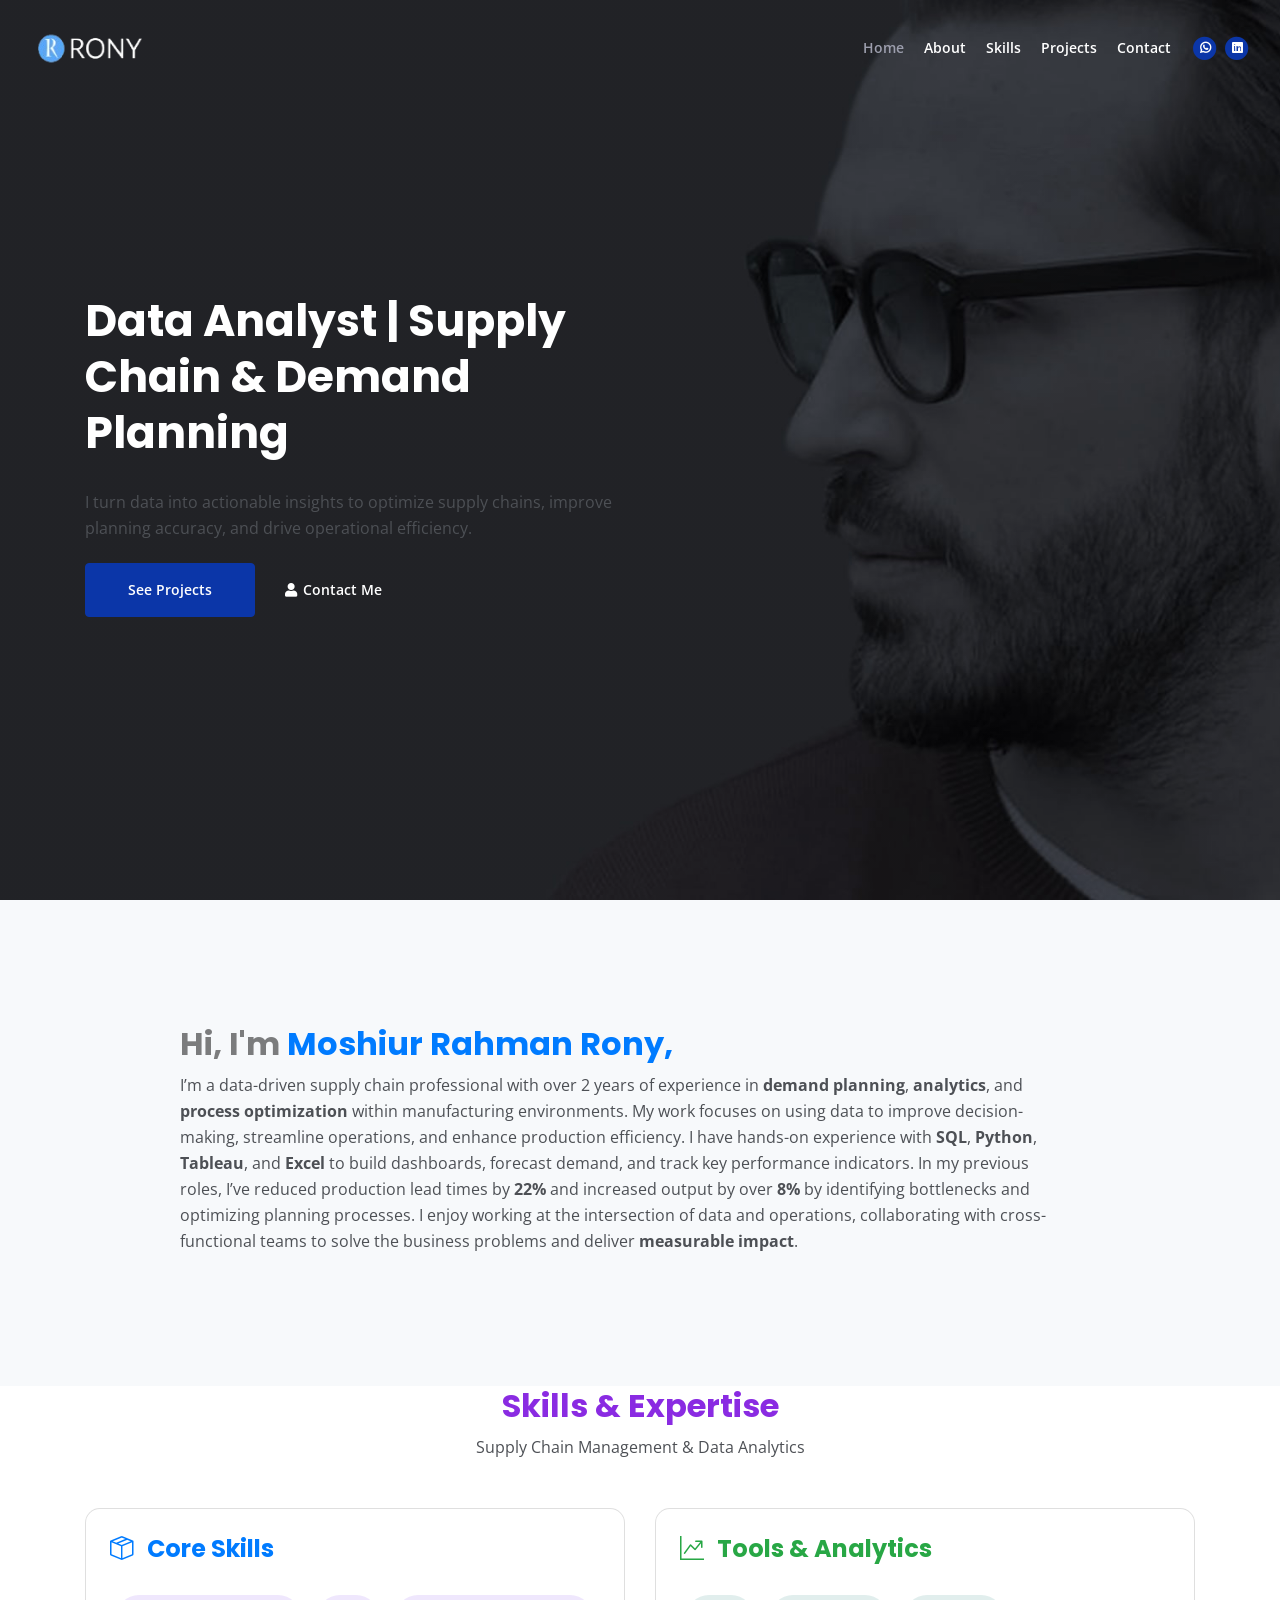
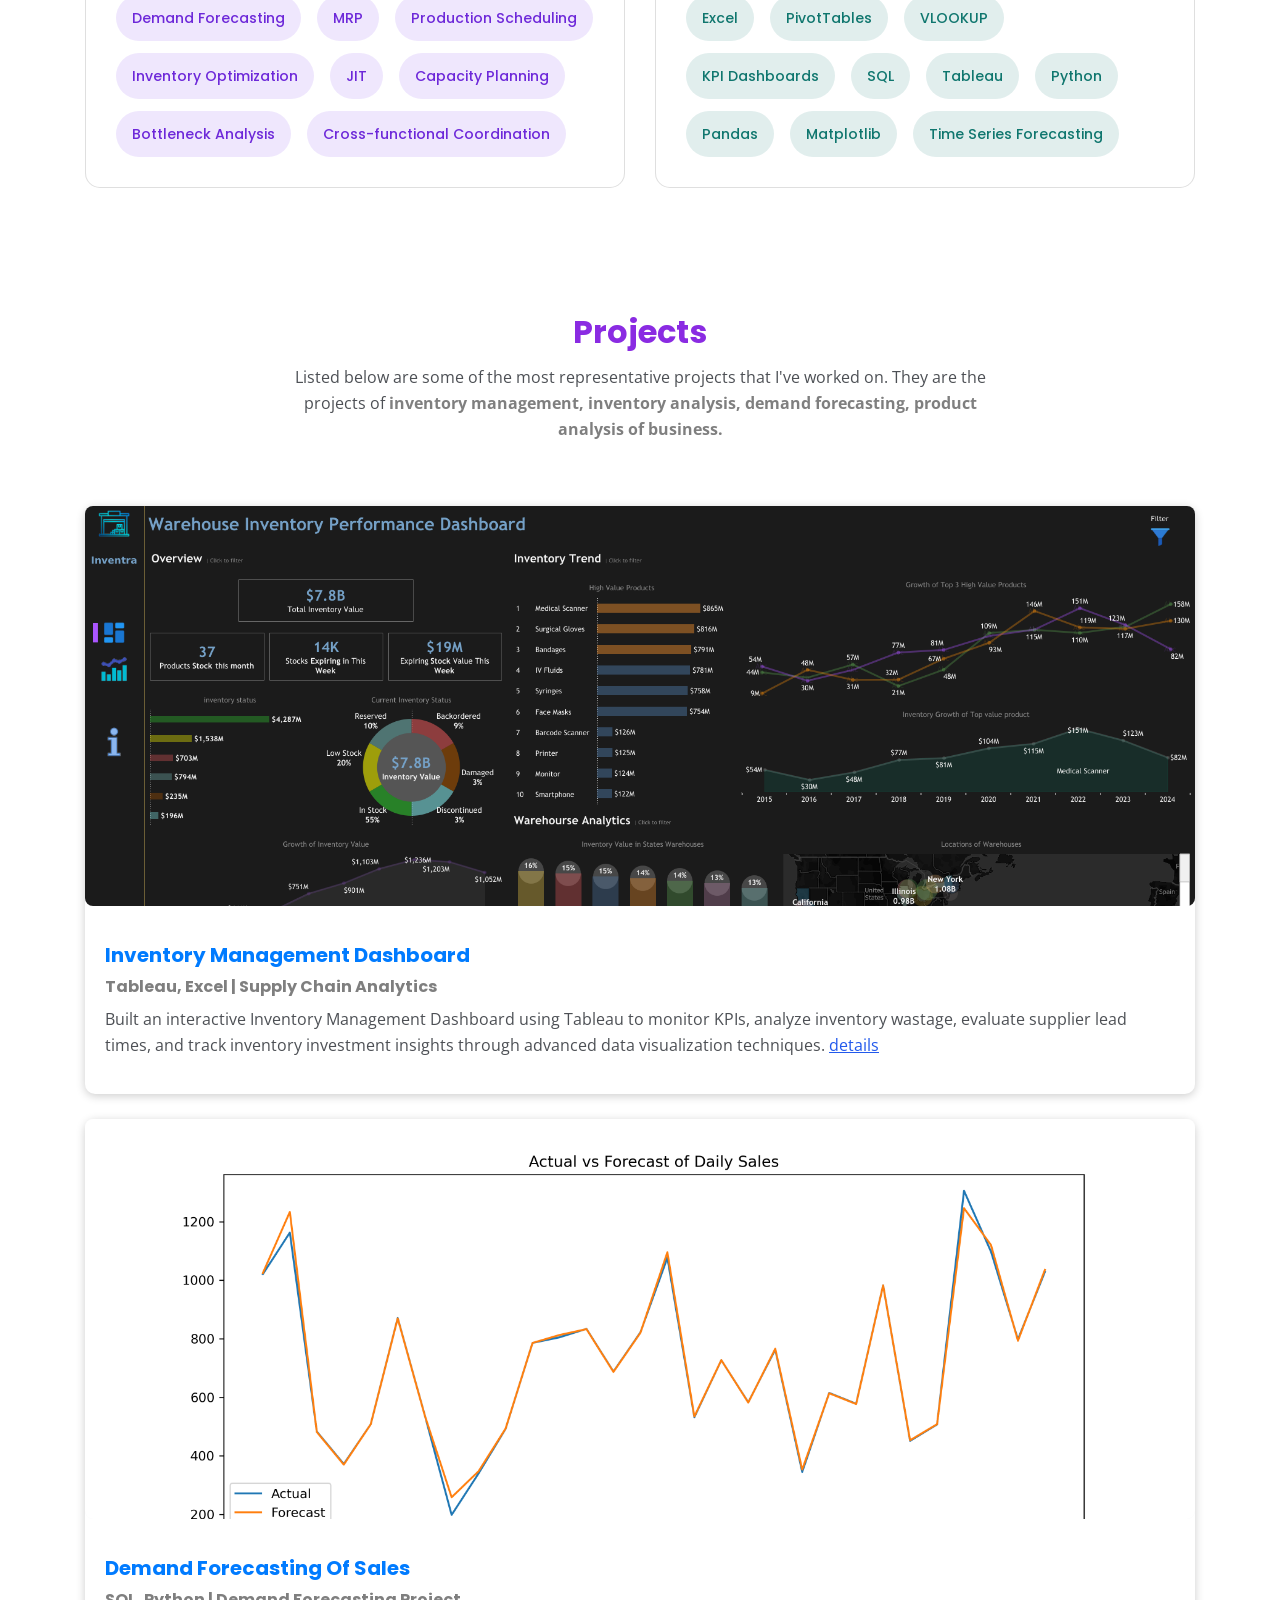
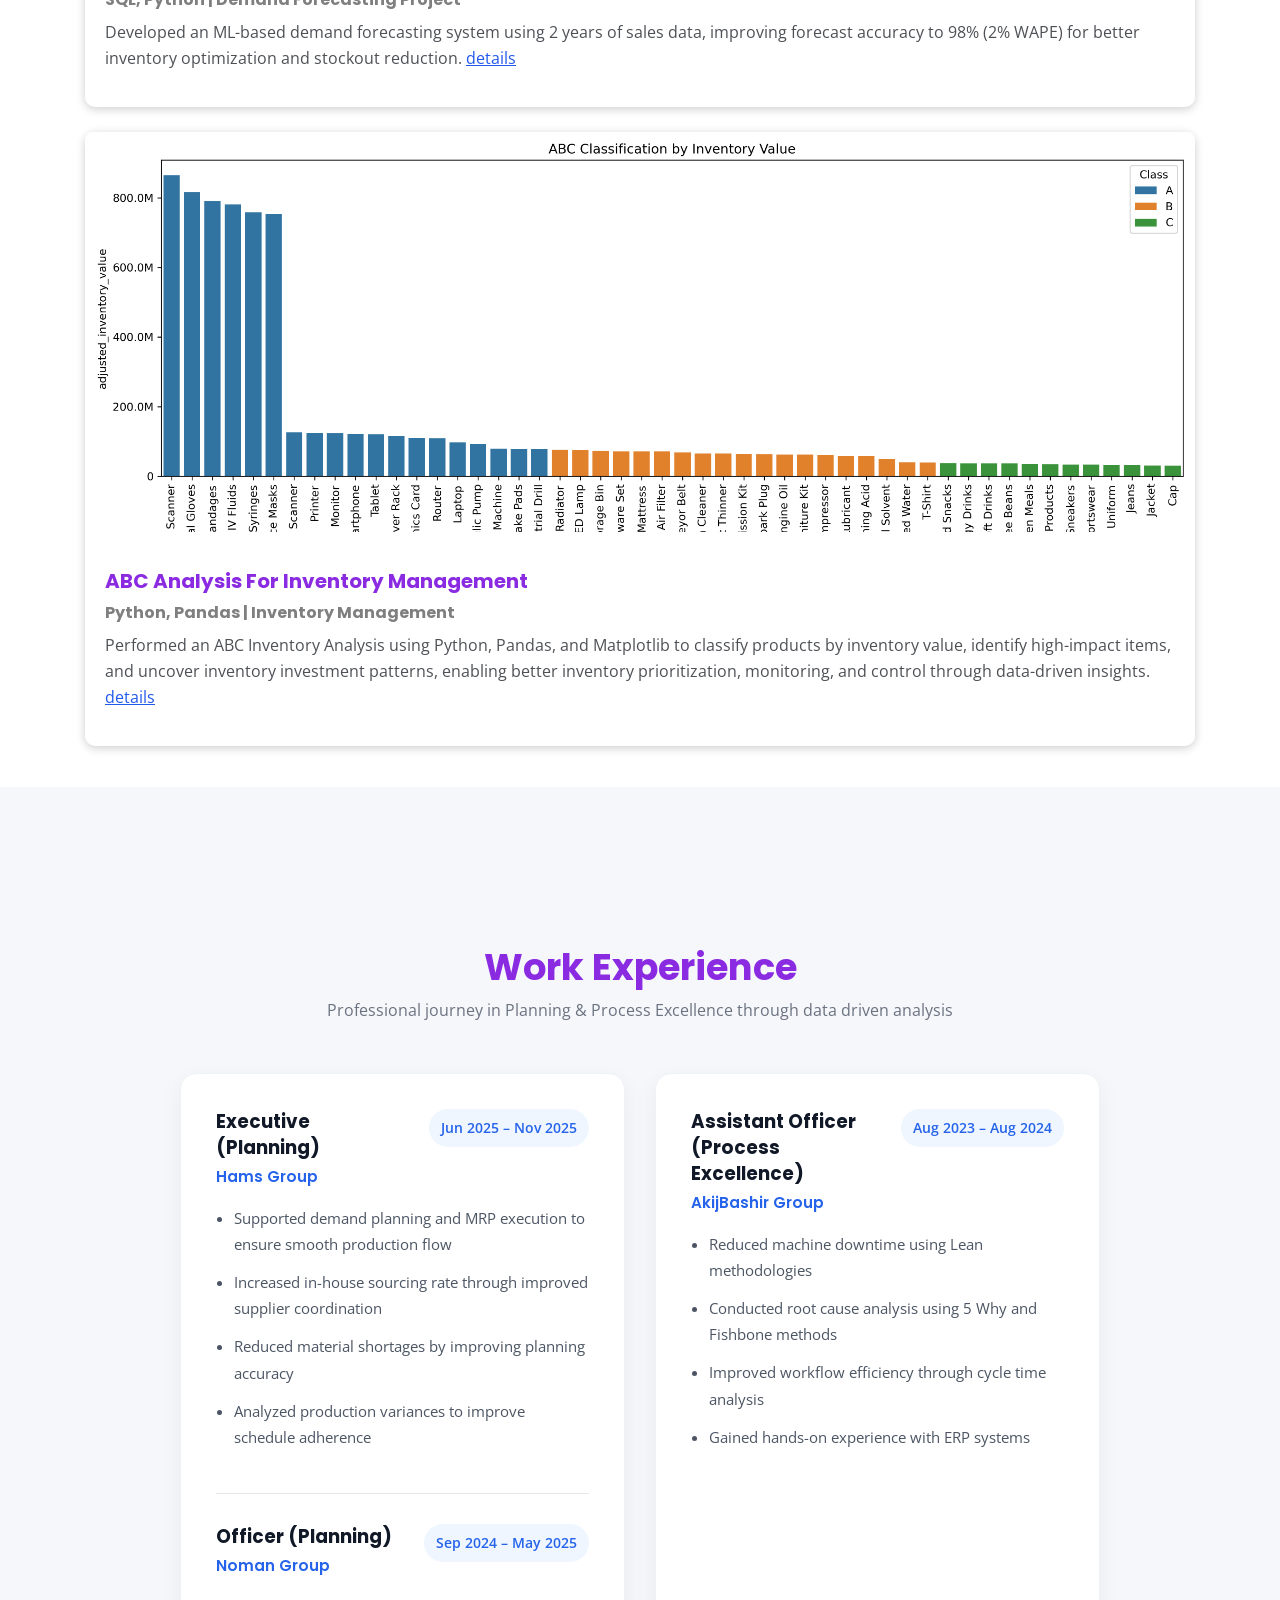
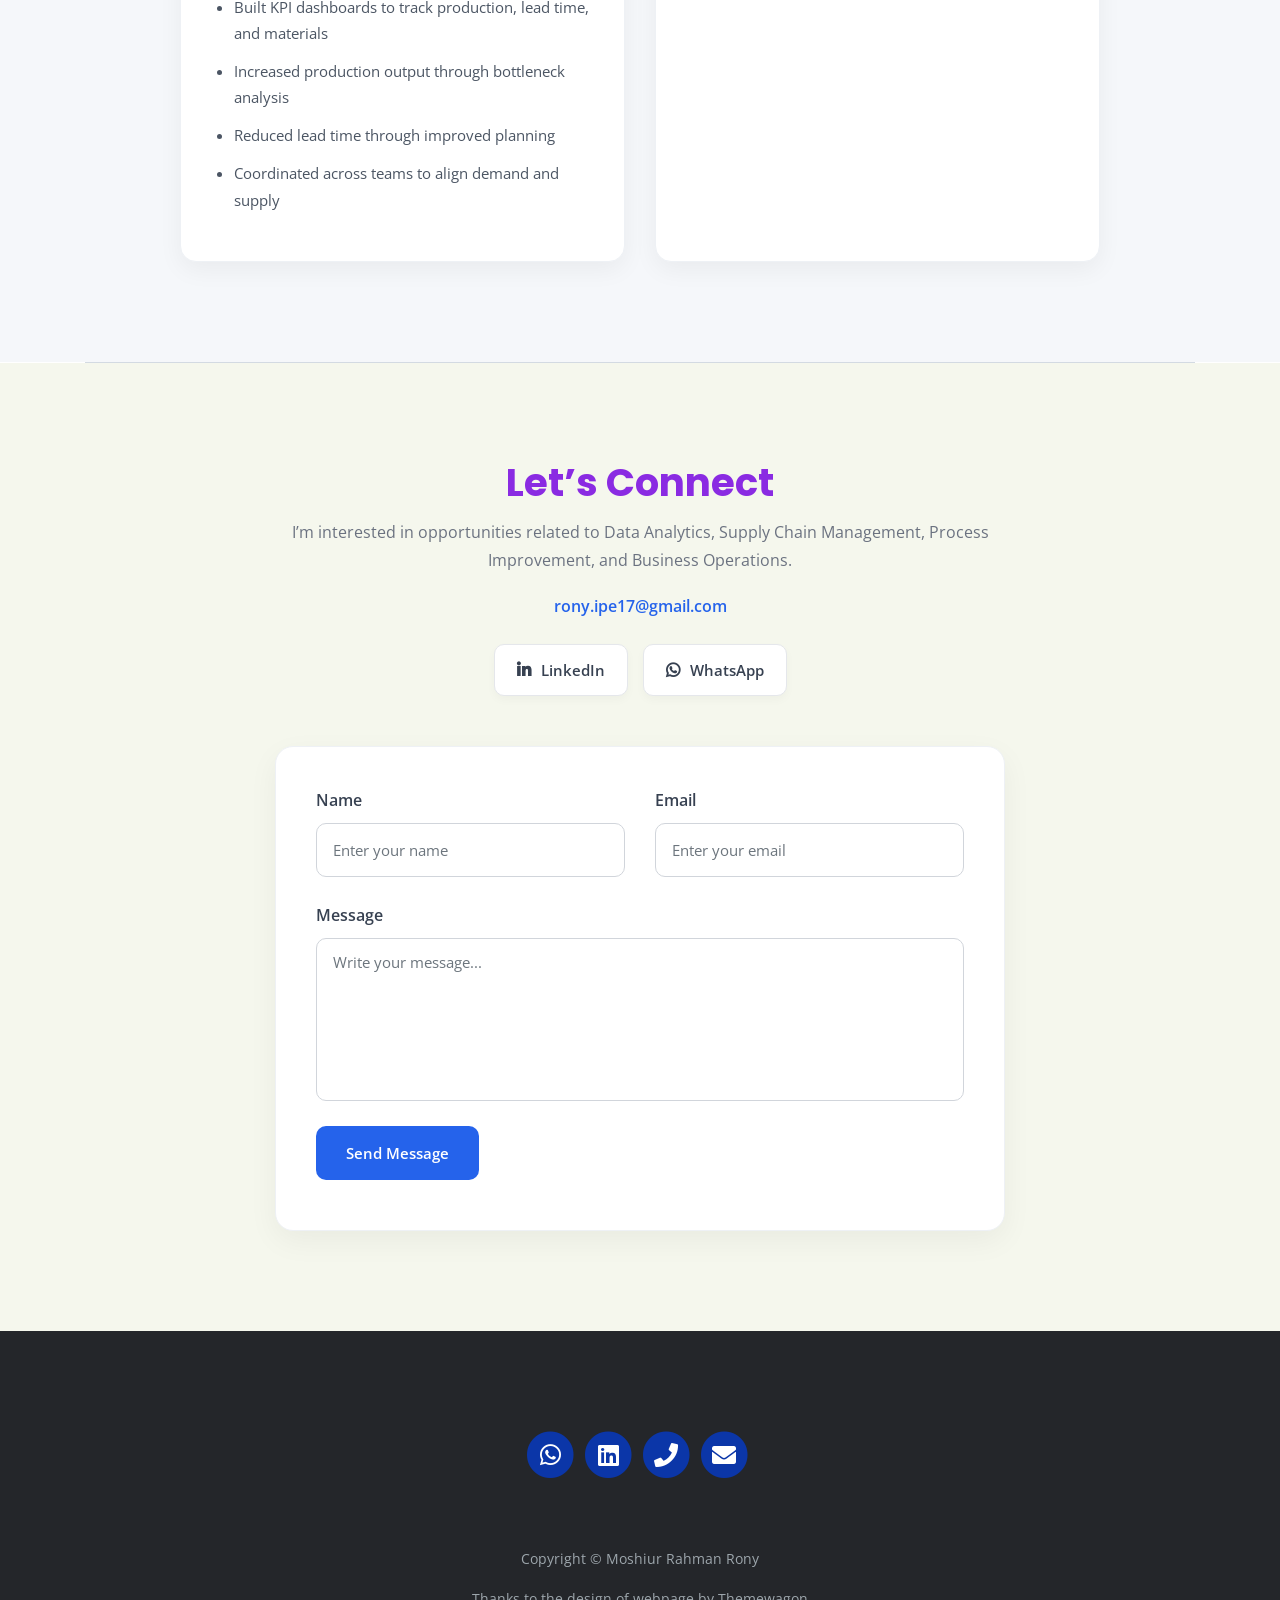
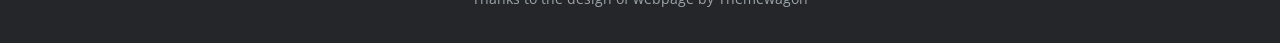
<file: index.html>
<!doctype html>
<html lang="en">
  <head>
    <meta charset="utf-8" />
    <meta
      name="viewport"
      content="width=device-width, initial-scale=1, shrink-to-fit=no"
    />

    <!-- SEO Meta Tags -->
    <meta name="description" content="Your description" />
    <meta name="author" content="Your name" />

    <!-- OG Meta Tags to improve the way the post looks when you share the page on Facebook, Twitter, LinkedIn -->
    <meta property="og:site_name" content="" />
    <!-- website name -->
    <meta property="og:site" content="" />
    <!-- website link -->
    <meta property="og:title" content="" />
    <!-- title shown in the actual shared post -->
    <meta property="og:description" content="" />
    <!-- description shown in the actual shared post -->
    <meta property="og:image" content="" />
    <!-- image link, make sure it's jpg -->
    <meta property="og:url" content="" />
    <!-- where do you want your post to link to -->
    <meta name="twitter:card" content="summary_large_image" />
    <!-- to have large image post format in Twitter -->

    <!-- Webpage Title -->
    <title>Moshiur Rahman Rony | Portfolio</title>

    <!-- Styles -->
    <link rel="preconnect" href="https://fonts.gstatic.com" />
    <link
      href="https://fonts.googleapis.com/css2?family=Open+Sans:ital,wght@0,400;0,600;0,700;1,400&family=Poppins:wght@600&display=swap"
      rel="stylesheet"
    />
    <link href="css/bootstrap.css" rel="stylesheet" />
    <link href="css/fontawesome-all.css" rel="stylesheet" />

    <!-- Bootstrap Icons -->
    <link
      rel="stylesheet"
      href="https://cdn.jsdelivr.net/npm/bootstrap-icons@1.11.3/font/bootstrap-icons.min.css"
    />
    <link href="css/styles.css" rel="stylesheet" />
    <link href="css/custom-styles.css" rel="stylesheet" />

    <!-- Favicon  -->
    <link rel="icon" href="images/favicon.png" />
  </head>

  <body data-spy="scroll" data-target=".fixed-top">
    <!-- Navigation -->
    <nav class="navbar navbar-expand-lg fixed-top navbar-dark">
      <div class="container">
        <!-- Image Logo -->
        <a class="navbar-brand logo-image" href="index.html"
          ><img src="images/logo.png" alt="Rony"
        /></a>

        <!-- Text Logo - Use this if you don't have a graphic logo -->
        <!-- <a class="navbar-brand logo-text page-scroll" href="index.html">Mark</a> -->

        <button
          class="navbar-toggler p-0 border-0"
          type="button"
          data-toggle="offcanvas"
        >
          <span class="navbar-toggler-icon"></span>
        </button>

        <div
          class="navbar-collapse offcanvas-collapse"
          id="navbarsExampleDefault"
        >
          <ul class="navbar-nav ml-auto">
            <li class="nav-item">
              <a class="nav-link page-scroll" href="#header"
                >Home <span class="sr-only">(current)</span></a
              >
            </li>
            <li class="nav-item">
              <a class="nav-link page-scroll" href="#about">About</a>
            </li>
            <li class="nav-item">
              <a class="nav-link page-scroll" href="#skills">Skills</a>
            </li>

            <li class="nav-item">
              <a class="nav-link page-scroll" href="#projects">Projects</a>
            </li>
            <li class="nav-item">
              <a class="nav-link page-scroll" href="#contact">Contact</a>
            </li>
          </ul>
          <span class="nav-item social-icons">
            <span class="fa-stack">
              <a href="https://wa.me/8801641349168">
                <i class="fas fa-circle fa-stack-2x"></i>
                <i class="fab fa-whatsapp fa-stack-1x"></i>
              </a>
            </span>
            <span class="fa-stack">
              <a href="https://www.linkedin.com/in/rony-ipe">
                <i class="fas fa-circle fa-stack-2x"></i>
                <i class="fab fa-linkedin fa-stack-1x"></i>
              </a>
            </span>
          </span>
        </div>
        <!-- end of navbar-collapse -->
      </div>
      <!-- end of container -->
    </nav>
    <!-- end of navbar -->
    <!-- end of navigation -->

    <!--  Header -->
    <header id="header" class="header vh-100">
      <div class="container">
        <div class="row">
          <div class="col-lg-6">
            <div class="text-container">
              <h1 class="h1-large">
                Data Analyst | Supply Chain & Demand Planning
              </h1>
              <p>
                I turn data into actionable insights to optimize supply chains,
                improve planning accuracy, and drive operational efficiency.
              </p>
              <a class="btn-solid-lg page-scroll" href="#projects"
                >See Projects</a
              >
              <a class="btn-outline-lg page-scroll" href="#contact"
                ><i class="fas fa-user"></i>Contact Me</a
              >
            </div>
            <!-- end of text-container -->
          </div>
          <!-- end of col -->
        </div>
        <!-- end of row -->
      </div>
      <!-- end of container -->
    </header>
    <!-- end of header -->
    <!-- end of header -->

    <!-- About-->
    <div id="about" class="basic-1 bg-gray">
      <div class="container">
        <div class="row justify-content-center">
          <div class="col-lg-10">
            <div class="text-container first">
              <h2 class="text-black-50">
                Hi, I'm <span class="text-primary">Moshiur Rahman Rony,</span>
                <!-- <i class="fa-solid fa-hand"></i> -->
              </h2>
              <p>
                I’m a data-driven supply chain professional with over 2 years of
                experience in
                <span class="strong-text">demand planning</span>,
                <span class="strong-text">analytics</span>, and
                <span class="strong-text">process optimization</span> within
                manufacturing environments. My work focuses on using data to
                improve decision-making, streamline operations, and enhance
                production efficiency. I have hands-on experience with
                <span class="strong-text">SQL</span>,
                <span class="strong-text">Python</span>,
                <span class="strong-text">Tableau</span>, and
                <span class="strong-text">Excel</span>
                to build dashboards, forecast demand, and track key performance
                indicators. In my previous roles, I’ve reduced production lead
                times by <span class="strong-text">22%</span> and increased
                output by over <span class="strong-text">8%</span> by
                identifying bottlenecks and optimizing planning processes. I
                enjoy working at the intersection of data and operations,
                collaborating with cross-functional teams to solve the business
                problems and deliver
                <span class="strong-text">measurable impact</span>.
              </p>
            </div>
            <!-- end of text-container -->
          </div>
          <!-- end of col -->

          <!-- end of col -->
        </div>
        <!-- end of row -->
      </div>
      <!-- end of container -->
    </div>
    <!-- end of basic-1 -->
    <!-- end of about -->

    <!-- Services -->

    <!-- end of basic-2 -->
    <!-- end of services -->

    <!-- Details -->

    <!-- Skills Section Start -->
    <section id="skills">
      <div class="container">
        <div class="text-center mb-5">
          <h2>Skills & Expertise</h2>
          <p>Supply Chain Management & Data Analytics</p>
        </div>

        <div class="row g-4">
          <!-- SCM Skills -->
          <div class="col-lg-6">
            <div class="card scm-card h-100">
              <div class="card-body p-4">
                <h4 class="scm-title mb-4 text-primary">
                  <i class="bi bi-box-seam mr-2"></i>
                  Core Skills
                </h4>

                <div>
                  <span class="skill-badge scm-badge">Demand Forecasting</span>
                  <span class="skill-badge scm-badge">MRP</span>
                  <span class="skill-badge scm-badge"
                    >Production Scheduling</span
                  >
                  <span class="skill-badge scm-badge"
                    >Inventory Optimization</span
                  >
                  <span class="skill-badge scm-badge">JIT</span>
                  <span class="skill-badge scm-badge">Capacity Planning</span>
                  <span class="skill-badge scm-badge">Bottleneck Analysis</span>
                  <span class="skill-badge scm-badge"
                    >Cross-functional Coordination</span
                  >
                </div>
              </div>
            </div>
          </div>

          <!-- Data Analyst Skills -->
          <div class="col-lg-6">
            <div class="card data-card h-100">
              <div class="card-body p-4">
                <h4 class="data-title mb-4 text-success">
                  <i class="bi bi-graph-up-arrow mr-2"></i>
                  Tools & Analytics
                </h4>

                <div>
                  <span class="skill-badge data-badge">Excel</span>
                  <span class="skill-badge data-badge">PivotTables</span>
                  <span class="skill-badge data-badge">VLOOKUP</span>
                  <span class="skill-badge data-badge">KPI Dashboards</span>
                  <span class="skill-badge data-badge">SQL</span>
                  <span class="skill-badge data-badge">Tableau</span>
                  <span class="skill-badge data-badge">Python</span>
                  <span class="skill-badge data-badge">Pandas</span>
                  <span class="skill-badge data-badge">Matplotlib</span>
                  <span class="skill-badge data-badge"
                    >Time Series Forecasting</span
                  >
                </div>
              </div>
            </div>
          </div>
        </div>
      </div>
    </section>
    <!-- end of split -->
    <!-- end of details -->

    <!-- Projects -->
    <div id="projects" class="basic-3">
      <div class="container">
        <div class="row">
          <div class="col-lg-12">
            <h2 class="h2-heading">projects</h2>
            <p class="p-heading">
              Listed below are some of the most representative projects that
              I've worked on. They are the projects of
              <span class="text-black-50 font-weight-bold"
                >inventory management, inventory analysis, demand forecasting,
                product analysis of business.</span
              >
            </p>
          </div>
          <!-- end of col -->
        </div>
        <!-- end of row -->
        <div class="row">
          <!-- project 1 starts -->
          <div class="col-lg-12">
            <div class="text-container">
              <div class="image-container">
                <a href="project1.html">
                  <img
                    class="img-fluid"
                    src="images/project1.png"
                    alt="Inventory Management Dashboard"
                  />
                </a>
              </div>
              <!-- end of image-container -->
              <div class="contents">
                <a href="project1.html" class="text-decoration-none">
                  <h5 class="fw-bold text-primary">
                    Inventory Management Dashboard
                  </h5></a
                >

                <h6 class="text-black-50 mb-2">
                  Tableau, Excel | Supply Chain Analytics
                </h6>

                <p class="">
                  Built an interactive Inventory Management Dashboard using
                  Tableau to monitor KPIs, analyze inventory wastage, evaluate
                  supplier lead times, and track inventory investment insights
                  through advanced data visualization techniques.
                  <a class="blue" href="project1.html">details</a>
                </p>
              </div>
            </div>
            <!-- end of text-container -->
          </div>
          <!-- project 1 end -->
          <!-- project 2 starts -->
          <div class="col-lg-12">
            <div class="text-container">
              <div class="image-container">
                <a href="project2.html">
                  <img
                    class="img-fluid"
                    src="images/project2/actual_vs_forecast.png"
                    alt="Inventory Management Dashboard"
                  />
                </a>
              </div>
              <!-- end of image-container -->
              <div class="contents">
                <a href="project2.html" class="text-decoration-none">
                  <h5 class="fw-bold text-primary">
                    Demand Forecasting of Sales
                  </h5></a
                >

                <h6 class="text-black-50 mb-2">
                  SQL, Python | Demand Forecasting Project
                </h6>

                <p class="">
                  Developed an ML-based demand forecasting system using 2 years
                  of sales data, improving forecast accuracy to 98% (2% WAPE)
                  for better inventory optimization and stockout reduction.
                  <a class="blue" href="project2.html">details</a>
                </p>
              </div>
            </div>
            <!-- end of text-container -->
          </div>
          <!-- project 2 end -->
          <!-- project 3 starts -->
          <div class="col-lg-12">
            <div class="text-container">
              <div class="image-container">
                <a href="project3.html">
                  <img
                    class="img-fluid"
                    src="images/project3/abc-analysis_chart1.png"
                    alt="Inventory Management Dashboard"
                  />
                </a>
              </div>
              <!-- end of image-container -->
              <div class="contents">
                <a href="project3.html" class="text-decoration-none">
                  <h5 class="fw-bold">
                    ABC Analysis for Inventory Management
                  </h5></a
                >

                <h6 class="text-black-50 mb-2">
                  Python, Pandas | Inventory Management
                </h6>

                <p class="">
                  Performed an ABC Inventory Analysis using Python, Pandas, and
                  Matplotlib to classify products by inventory value, identify
                  high-impact items, and uncover inventory investment patterns,
                  enabling better inventory prioritization, monitoring, and
                  control through data-driven insights.
                  <a class="blue" href="project3.html">details</a>
                </p>
              </div>
            </div>
            <!-- end of text-container -->
          </div>
          <!-- project 3 end -->
        </div>
        <!-- end of row -->
      </div>
      <!-- end of container -->
    </div>
    <!-- end of basic-3 -->
    <!-- end of projects -->

    <!-- Works -->
    <!-- Work Experience -->
    <div id="work" class="work-section">
      <div class="container">
        <!-- Section Title -->
        <div class="section-title text-center">
          <h2>Work Experience</h2>
          <p>
            Professional journey in Planning & Process Excellence through data
            driven analysis
          </p>
        </div>

        <!-- Experience Row -->
        <div class="row justify-content-center g-4">
          <!-- Card 1 -->
          <div class="col-lg-5 col-md-6">
            <div class="experience-card">
              <!-- Experience Item -->
              <div class="experience-item">
                <div class="experience-header">
                  <div>
                    <h5>Executive (Planning)</h5>
                    <h6>Hams Group</h6>
                  </div>

                  <span class="experience-date"> Jun 2025 – Nov 2025 </span>
                </div>

                <ul>
                  <li>
                    Supported demand planning and MRP execution to ensure smooth
                    production flow
                  </li>
                  <li>
                    Increased in-house sourcing rate through improved supplier
                    coordination
                  </li>
                  <li>
                    Reduced material shortages by improving planning accuracy
                  </li>
                  <li>
                    Analyzed production variances to improve schedule adherence
                  </li>
                </ul>
              </div>

              <!-- Experience Item -->
              <div class="experience-item last-item">
                <div class="experience-header">
                  <div>
                    <h5>Officer (Planning)</h5>
                    <h6>Noman Group</h6>
                  </div>

                  <span class="experience-date"> Sep 2024 – May 2025 </span>
                </div>

                <ul>
                  <li>
                    Built KPI dashboards to track production, lead time, and
                    materials
                  </li>
                  <li>
                    Increased production output through bottleneck analysis
                  </li>
                  <li>Reduced lead time through improved planning</li>
                  <li>Coordinated across teams to align demand and supply</li>
                </ul>
              </div>
            </div>
          </div>

          <!-- Card 2 -->
          <div class="col-lg-5 col-md-6">
            <div class="experience-card">
              <div class="experience-item last-item">
                <div class="experience-header">
                  <div>
                    <h5>Assistant Officer (Process Excellence)</h5>
                    <h6>AkijBashir Group</h6>
                  </div>

                  <span class="experience-date"> Aug 2023 – Aug 2024 </span>
                </div>

                <ul>
                  <li>Reduced machine downtime using Lean methodologies</li>
                  <li>
                    Conducted root cause analysis using 5 Why and Fishbone
                    methods
                  </li>
                  <li>
                    Improved workflow efficiency through cycle time analysis
                  </li>
                  <li>Gained hands-on experience with ERP systems</li>
                </ul>
              </div>
            </div>
          </div>
        </div>
      </div>
    </div>
    <!-- end of works -->

    <!-- Section Divider -->
    <div class="container">
      <div class="row">
        <div class="col-lg-12">
          <hr class="section-divider" />
        </div>
        <!-- end of col -->
      </div>
      <!-- end of row -->
    </div>
    <!-- end of container -->
    <!-- end of section divider -->

    <!-- Contact -->

    <!-- Contact Section -->
    <div id="contact" class="contact-section">
      <div class="container">
        <!-- Section Header -->
        <div class="section-header text-center">
          <h2>Let’s Connect</h2>

          <p>
            I’m interested in opportunities related to Data Analytics, Supply
            Chain Management, Process Improvement, and Business Operations.
          </p>

          <!-- Email -->
          <div class="contact-email">
            <a href="mailto:rony.ipe17@gmail.com"> rony.ipe17@gmail.com </a>
          </div>

          <!-- Professional Links -->
          <div class="professional-links">
            <a
              href="https://linkedin.com/in/rony-ipe"
              target="_blank"
              class="profile-link"
            >
              <i class="fab fa-linkedin-in"></i>
              LinkedIn
            </a>

            <!-- <a
              href="https://github.com/yourprofile"
              target="_blank"
              class="profile-link"
            >
              <i class="fab fa-github"></i>
              GitHub
            </a> -->
            <a
              href="https://wa.me/8801641349168"
              target="_blank"
              class="profile-link"
            >
              <i class="fab fa-whatsapp"></i>
              WhatsApp
            </a>

            <!-- <a
              href="assets/files/resume.pdf"
              target="_blank"
              class="profile-link"
            >
              <i class="fas fa-file-alt"></i>
              Resume
            </a> -->
          </div>
        </div>

        <!-- Contact Form -->
        <div class="row justify-content-center">
          <div class="col-lg-8">
            <div class="contact-card">
              <form
                id="contactForm"
                action="https://formspree.io/f/xredwjbj"
                method="POST"
              >
                <div class="row">
                  <!-- Name -->
                  <div class="col-md-6">
                    <div class="form-group">
                      <label>Name</label>

                      <input
                        type="text"
                        name="name"
                        class="form-control"
                        placeholder="Enter your name"
                        required
                      />
                    </div>
                  </div>

                  <!-- Email -->
                  <div class="col-md-6">
                    <div class="form-group">
                      <label>Email</label>

                      <input
                        type="email"
                        name="email"
                        class="form-control"
                        placeholder="Enter your email"
                        required
                      />
                    </div>
                  </div>
                </div>

                <!-- Message -->
                <div class="form-group">
                  <label>Message</label>

                  <textarea
                    name="message"
                    class="form-control"
                    rows="6"
                    placeholder="Write your message..."
                    required
                  ></textarea>
                </div>

                <!-- Button -->
                <button type="submit" class="btn-contact">Send Message</button>
                <div id="form-status"></div>
              </form>
            </div>
          </div>
        </div>
      </div>
    </div>
    <!-- end of form-1 -->
    <!-- end of contact -->

    <!-- Footer -->
    <div class="footer bg-gray">
      <div class="container">
        <div class="row">
          <div class="col-lg-12">
            <div class="social-container">
              <span class="fa-stack">
                <a href="https://wa.me/8801641349168">
                  <i class="fas fa-circle fa-stack-2x"></i>
                  <i class="fab fa-whatsapp fa-stack-1x"></i>
                </a>
              </span>
              <span class="fa-stack">
                <a href="https://www.linkedin.com/in/rony-ipe">
                  <i class="fas fa-circle fa-stack-2x"></i>
                  <i class="fab fa-linkedin fa-stack-1x"></i>
                </a>
              </span>
              <!-- <span class="fa-stack">
                <a href="#your-link">
                  <i class="fas fa-circle fa-stack-2x"></i>
                  <i class="fab fa-pinterest-p fa-stack-1x"></i>
                </a>
              </span> -->
              <span class="fa-stack">
                <a href="tel:+8801641349168">
                  <i class="fas fa-circle fa-stack-2x"></i>
                  <i class="fas fa-phone fa-stack-1x"></i>
                </a>
              </span>
              <span class="fa-stack">
                <a href="mailto:rony.ipe17@gmail.com">
                  <i class="fas fa-circle fa-stack-2x"></i>
                  <i class="fas fa-envelope fa-stack-1x"></i>
                </a>
              </span>
            </div>
            <!-- end of social-container -->
          </div>
          <!-- end of col -->
        </div>
        <!-- end of row -->
      </div>
      <!-- end of container -->
    </div>
    <!-- end of footer -->
    <!-- end of footer -->

    <!-- Copyright -->
    <div class="copyright bg-gray">
      <div class="container">
        <div class="row">
          <div class="col-lg-12">
            <p class="p-small">
              Copyright ©
              <a class="no-line" href="index.html">Moshiur Rahman Rony</a>
            </p>
          </div>
          <!-- end of col -->
        </div>
        <!-- enf of row -->
      </div>
      <!-- end of container -->

      <div class="container">
        <div class="row">
          <div class="col-lg-12">
            <p class="p-small">
              Thanks to the design of webpage by
              <a class="no-line" href="">Themewagon</a>
            </p>
          </div>
          <!-- end of col -->
        </div>
        <!-- enf of row -->
      </div>
      <!-- end of container -->
    </div>
    <!-- end of copyright -->
    <!-- end of copyright -->

    <!-- Scripts -->

    <script src="js/jquery.min.js"></script>
    <!-- jQuery for Bootstrap's JavaScript plugins -->
    <script src="js/bootstrap.min.js"></script>
    <!-- Bootstrap framework -->
    <script src="js/jquery.easing.min.js"></script>
    <!-- jQuery Easing for smooth scrolling between anchors -->
    <script src="js/scripts.js"></script>
    <!-- Custom scripts -->
  </body>
</html>
</file>
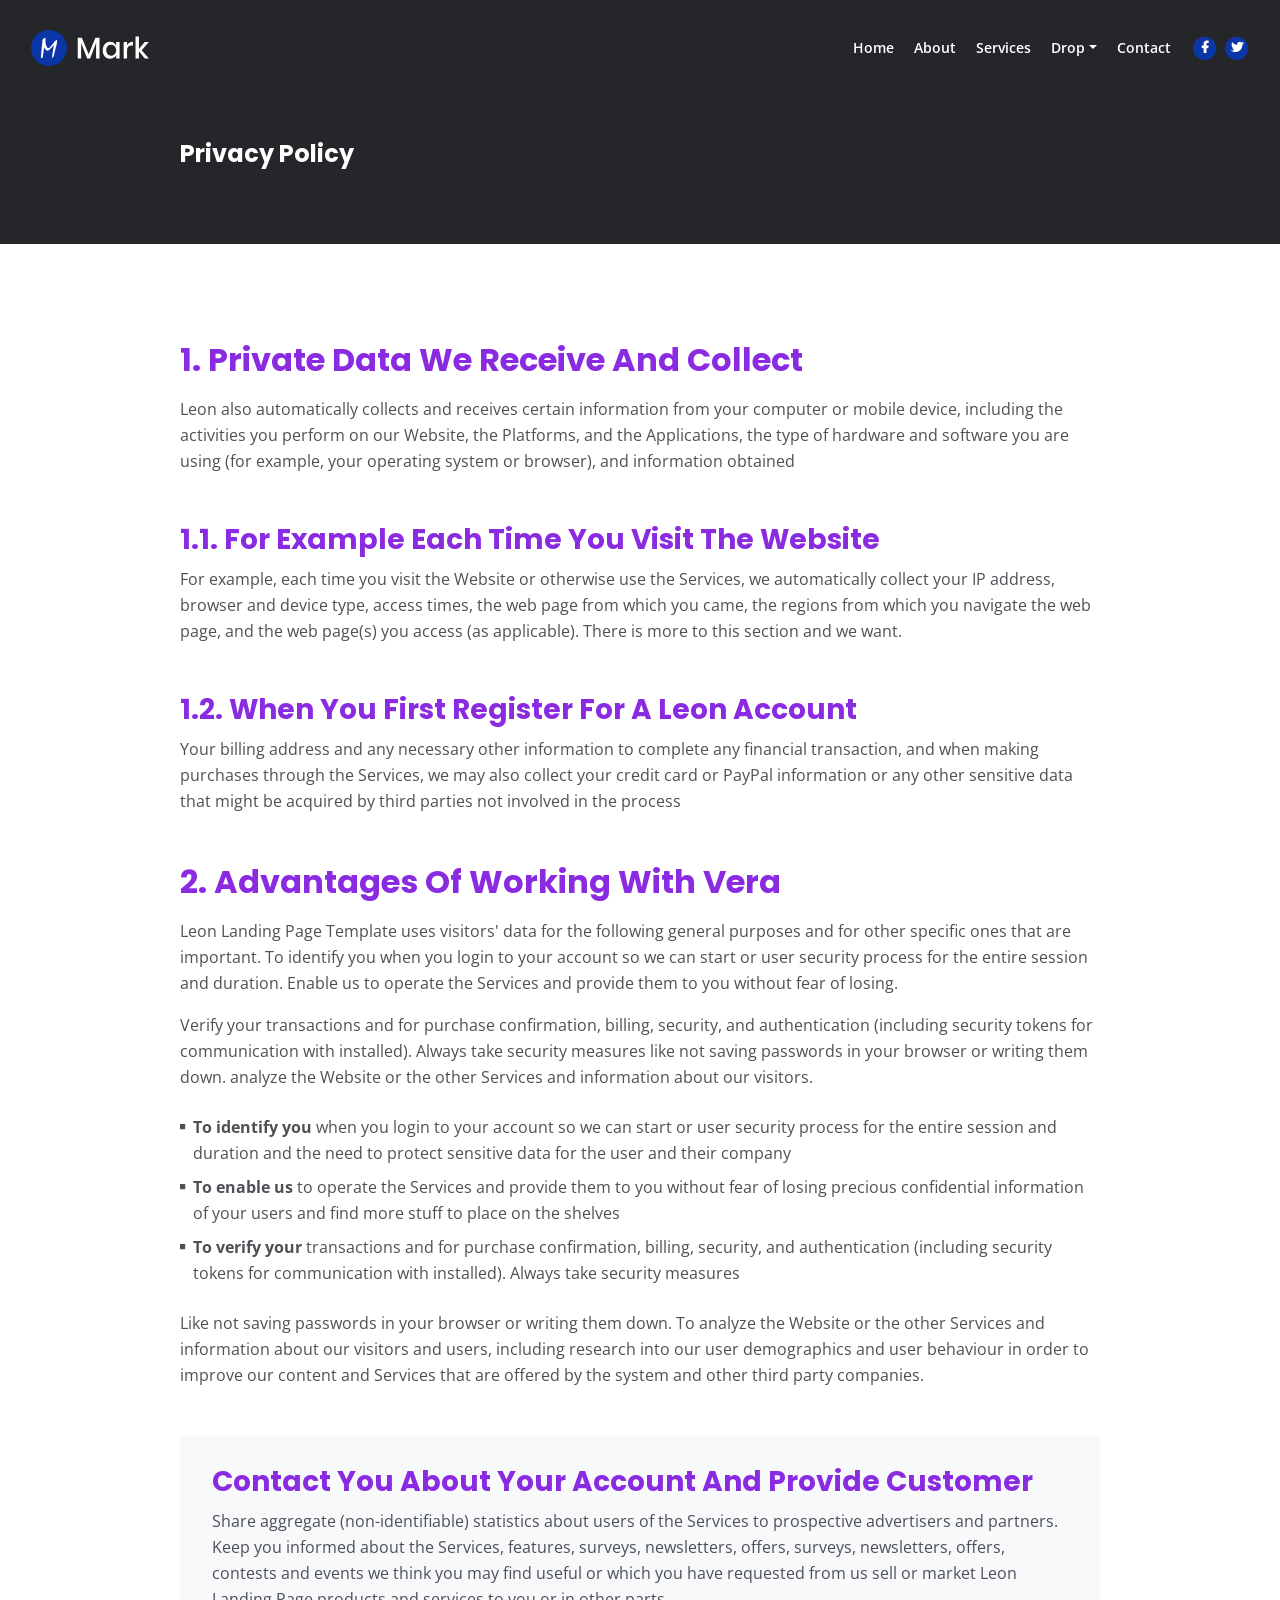
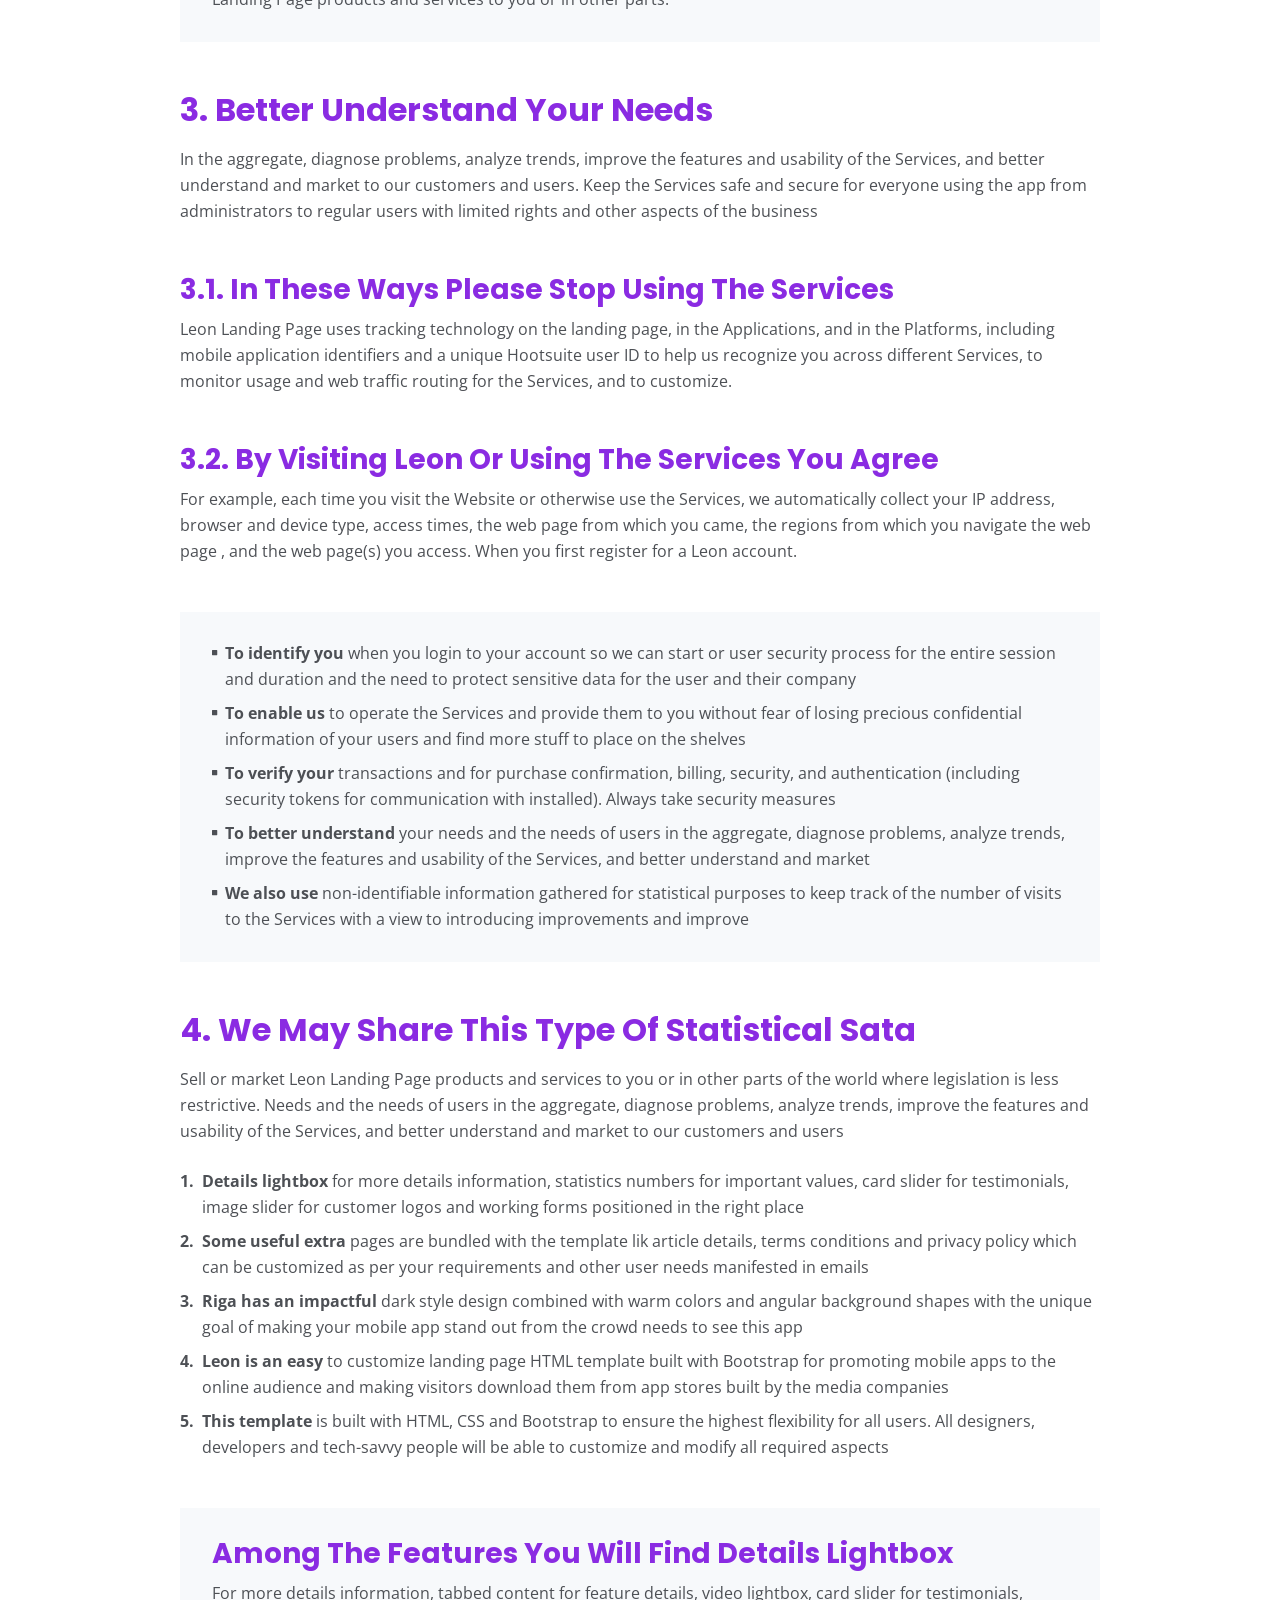
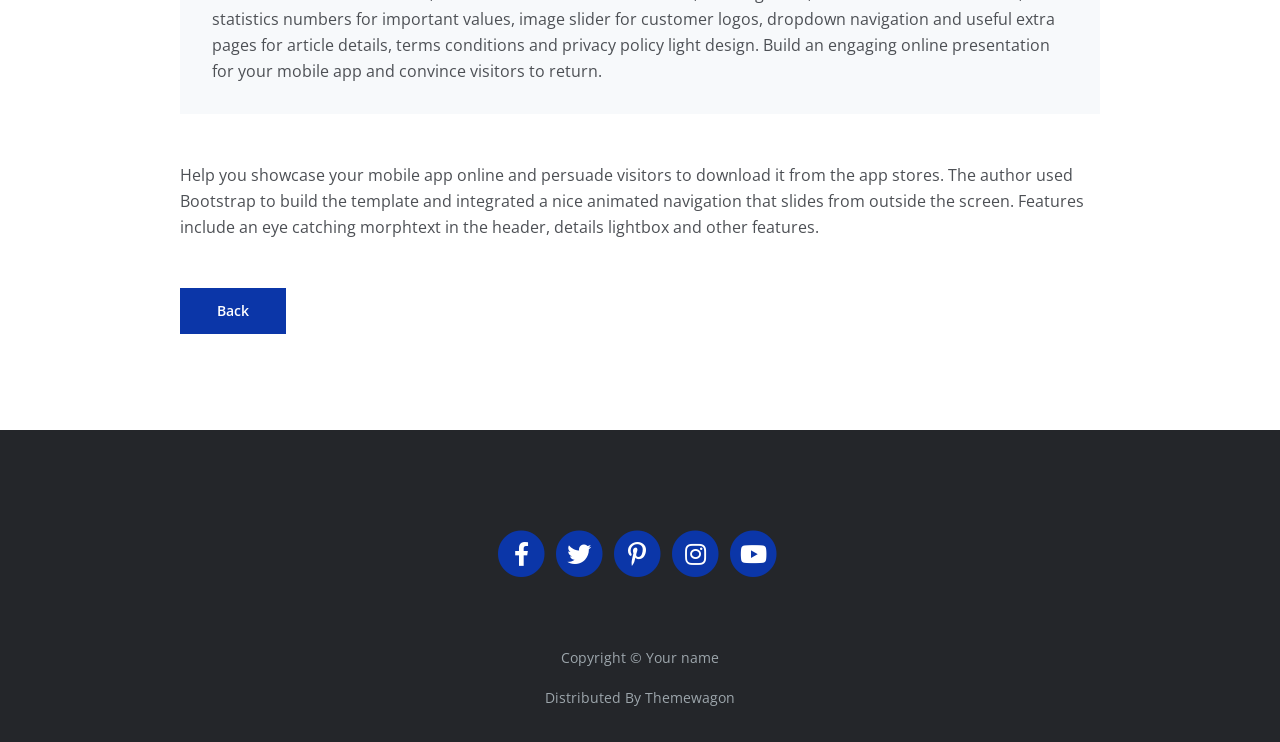
<file: privacy.html>
<!DOCTYPE html>
<html lang="en">
<head>
    <meta charset="utf-8">
    <meta name="viewport" content="width=device-width, initial-scale=1, shrink-to-fit=no">
    
    <!-- SEO Meta Tags -->
    <meta name="description" content="Your description">
    <meta name="author" content="Your name">

    <!-- OG Meta Tags to improve the way the post looks when you share the page on Facebook, Twitter, LinkedIn -->
	<meta property="og:site_name" content="" /> <!-- website name -->
	<meta property="og:site" content="" /> <!-- website link -->
	<meta property="og:title" content=""/> <!-- title shown in the actual shared post -->
	<meta property="og:description" content="" /> <!-- description shown in the actual shared post -->
	<meta property="og:image" content="" /> <!-- image link, make sure it's jpg -->
	<meta property="og:url" content="" /> <!-- where do you want your post to link to -->
	<meta name="twitter:card" content="summary_large_image"> <!-- to have large image post format in Twitter -->

    <!-- Webpage Title -->
    <title>Privacy Policy - Mark</title>
    
    <!-- Styles -->
    <link rel="preconnect" href="https://fonts.gstatic.com">
    <link href="https://fonts.googleapis.com/css2?family=Open+Sans:ital,wght@0,400;0,600;0,700;1,400&family=Poppins:wght@600&display=swap" rel="stylesheet">
    <link href="css/bootstrap.css" rel="stylesheet">
    <link href="css/fontawesome-all.css" rel="stylesheet">
	<link href="css/styles.css" rel="stylesheet">
	
	<!-- Favicon  -->
    <link rel="icon" href="images/favicon.png">
</head>
<body data-spy="scroll" data-target=".fixed-top">
    
    <!-- Navigation -->
    <nav class="navbar navbar-expand-lg fixed-top navbar-dark">
        <div class="container">
            
            <!-- Image Logo -->
            <a class="navbar-brand logo-image" href="index.html"><img src="images/logo.svg" alt="alternative"></a>  

            <!-- Text Logo - Use this if you don't have a graphic logo -->
            <!-- <a class="navbar-brand logo-text page-scroll" href="index.html">Mark</a> -->

            <button class="navbar-toggler p-0 border-0" type="button" data-toggle="offcanvas">
                <span class="navbar-toggler-icon"></span>
            </button>

            <div class="navbar-collapse offcanvas-collapse" id="navbarsExampleDefault">
                <ul class="navbar-nav ml-auto">
                    <li class="nav-item">
                        <a class="nav-link page-scroll" href="index.html#header">Home <span class="sr-only">(current)</span></a>
                    </li>
                    <li class="nav-item">
                        <a class="nav-link page-scroll" href="index.html#about">About</a>
                    </li>
                    <li class="nav-item">
                        <a class="nav-link page-scroll" href="index.html#services">Services</a>
                    </li>
                    <li class="nav-item dropdown">
                        <a class="nav-link dropdown-toggle" href="#" id="dropdown01" data-toggle="dropdown" aria-haspopup="true" aria-expanded="false">Drop</a>
                        <div class="dropdown-menu" aria-labelledby="dropdown01">
                            <a class="dropdown-item page-scroll" href="project.html">Project Details</a>
                            <div class="dropdown-divider"></div>
                            <a class="dropdown-item page-scroll" href="terms.html">Terms Conditions</a>
                            <div class="dropdown-divider"></div>
                            <a class="dropdown-item page-scroll" href="privacy.html">Privacy Policy</a>
                        </div>
                    </li>
                    <li class="nav-item">
                        <a class="nav-link page-scroll" href="index.html#contact">Contact</a>
                    </li>
                </ul>
                <span class="nav-item social-icons">
                    <span class="fa-stack">
                        <a href="#your-link">
                            <i class="fas fa-circle fa-stack-2x"></i>
                            <i class="fab fa-facebook-f fa-stack-1x"></i>
                        </a>
                    </span>
                    <span class="fa-stack">
                        <a href="#your-link">
                            <i class="fas fa-circle fa-stack-2x"></i>
                            <i class="fab fa-twitter fa-stack-1x"></i>
                        </a>
                    </span>
                </span>
            </div> <!-- end of navbar-collapse -->
        </div> <!-- end of container -->
    </nav> <!-- end of navbar -->
    <!-- end of navigation -->


    <!-- Header -->
    <header class="ex-header">
        <div class="container">
            <div class="row">
                <div class="col-xl-10 offset-xl-1">
                    <h1>Privacy Policy</h1>
                </div> <!-- end of col -->
            </div> <!-- end of row -->
        </div> <!-- end of container -->
    </header> <!-- end of ex-header -->
    <!-- end of header -->


    <!-- Basic -->
    <div class="ex-basic-1 pt-5 pb-5">
        <div class="container">
            <div class="row">
                <div class="col-xl-10 offset-xl-1">
                    <h2 class="mt-5 mb-3">1. Private data we receive and collect</h2>
                    <p class="mb-5">Leon also automatically collects and receives certain information from your computer or mobile device, including the activities you perform on our Website, the Platforms, and the Applications, the type of hardware and software you are using (for example, your operating system or browser), and information obtained</p>
                    <h3>1.1. For example each time you visit the website</h3>
                    <p class="mb-5">For example, each time you visit the Website or otherwise use the Services, we automatically collect your IP address, browser and device type, access times, the web page from which you came, the regions from which you navigate the web page, and the web page(s) you access (as applicable). There is more to this section and we want.</p>
                    <h3>1.2. When you first register for a leon account</h3>
                    <p class="mb-5">Your billing address and any necessary other information to complete any financial transaction, and when making purchases through the Services, we may also collect your credit card or PayPal information or any other sensitive data that might be acquired by third parties not involved in the process</p>
                    
                    <h2 class="mb-3">2. Advantages of working with vera</h2>
                    <p>Leon Landing Page Template uses visitors' data for the following general purposes and for other specific ones that are important. To identify you when you login to your account so we can start or user security process for the entire session and duration. Enable us to operate the Services and provide them to you without fear of losing.</p>
                    <p class="mb-4">Verify your transactions and for purchase confirmation, billing, security, and authentication (including security tokens for communication with installed). Always take security measures like not saving passwords in your browser or writing them down. analyze the Website or the other Services and information about our visitors.</p>
                    <ul class="list-unstyled li-space-lg mb-4">
                        <li class="media">
                            <i class="fas fa-square"></i>
                            <div class="media-body"><strong>To identify you</strong> when you login to your account so we can start or user security process for the entire session and duration and the need to protect sensitive data for the user and their company</div>
                        </li>
                        <li class="media">
                            <i class="fas fa-square"></i>
                            <div class="media-body"><strong>To enable us</strong> to operate the Services and provide them to you without fear of losing precious confidential information of your users and find more stuff to place on the shelves</div>
                        </li>
                        <li class="media">
                            <i class="fas fa-square"></i>
                            <div class="media-body"><strong>To verify your</strong> transactions and for purchase confirmation, billing, security, and authentication (including security tokens for communication with installed). Always take security measures</div>
                        </li>
                    </ul>
                    <p class="mb-5">Like not saving passwords in your browser or writing them down. To analyze the Website or the other Services and information about our visitors and users, including research into our user demographics and user behaviour in order to improve our content and Services that are offered by the system and other third party companies.</p>
                    <div class="text-box mb-5">
                        <h3>Contact you about your account and provide customer</h3>
                        <p>Share aggregate (non-identifiable) statistics about users of the Services to prospective advertisers and partners. Keep you informed about the Services, features, surveys, newsletters, offers, surveys, newsletters, offers, contests and events we think you may find useful or which you have requested from us sell or market Leon Landing Page products and services to you or in other parts.</p>
                    </div> <!-- end of text-box -->
                    
                    <h2 class="mb-3">3. Better understand your needs</h2>
                    <p class="mb-5"> In the aggregate, diagnose problems, analyze trends, improve the features and usability of the Services, and better understand and market to our customers and users. Keep the Services safe and secure for everyone using the app from administrators to regular users with limited rights and other aspects of the business</p>
                    <h3>3.1. In these ways please stop using the services</h3>
                    <p class="mb-5">Leon Landing Page uses tracking technology on the landing page, in the Applications, and in the Platforms, including mobile application identifiers and a unique Hootsuite user ID to help us recognize you across different Services, to monitor usage and web traffic routing for the Services, and to customize.</p>
                    <h3>3.2. By visiting leon or using the services you agree</h3>
                    <p class="mb-5">For example, each time you visit the Website or otherwise use the Services, we automatically collect your IP address, browser and device type, access times, the web page from which you came, the regions from which you navigate the web page , and the web page(s) you access. When you first register for a Leon account.</p>
                    <div class="text-box mb-5">
                        <ul class="list-unstyled li-space-lg">
                            <li class="media">
                                <i class="fas fa-square"></i>
                                <div class="media-body"><strong>To identify you</strong> when you login to your account so we can start or user security process for the entire session and duration and the need to protect sensitive data for the user and their company</div>
                            </li>
                            <li class="media">
                                <i class="fas fa-square"></i>
                                <div class="media-body"><strong>To enable us</strong> to operate the Services and provide them to you without fear of losing precious confidential information of your users and find more stuff to place on the shelves</div>
                            </li>
                            <li class="media">
                                <i class="fas fa-square"></i>
                                <div class="media-body"><strong>To verify your</strong> transactions and for purchase confirmation, billing, security, and authentication (including security tokens for communication with installed). Always take security measures</div>
                            </li>
                            <li class="media">
                                <i class="fas fa-square"></i>
                                <div class="media-body"><strong>To better understand</strong> your needs and the needs of users in the aggregate, diagnose problems, analyze trends, improve the features and usability of the Services, and better understand and market</div>
                            </li>
                            <li class="media">
                                <i class="fas fa-square"></i>
                                <div class="media-body"><strong>We also use</strong> non-identifiable information gathered for statistical purposes to keep track of the number of visits to the Services with a view to introducing improvements and improve</div>
                            </li>
                        </ul>
                    </div> <!-- end of text-box -->
                    
                    <h2 class="mb-3">4. We may share this type of statistical sata</h2>
                    <p class="mb-4">Sell or market Leon Landing Page products and services to you or in other parts of the world where legislation is less restrictive. Needs and the needs of users in the aggregate, diagnose problems, analyze trends, improve the features and usability of the Services, and better understand and market to our customers and users</p>
                    <ul class="list-unstyled li-space-lg mb-5">
                        <li class="media">
                            <strong>1.</strong>
                            <div class="media-body"><strong>Details lightbox</strong> for more details information, statistics numbers for important values, card slider for testimonials, image slider for customer logos and working forms positioned in the right place</div>
                        </li>
                        <li class="media">
                            <strong>2.</strong>
                            <div class="media-body"><strong>Some useful extra</strong> pages are bundled with the template lik article details, terms conditions and privacy policy which can be customized as per your requirements and other user needs manifested in emails</div>
                        </li>
                        <li class="media">
                            <strong>3.</strong>
                            <div class="media-body"><strong>Riga has an impactful</strong> dark style design combined with warm colors and angular background shapes with the unique goal of making your mobile app stand out from the crowd needs to see this app</div>
                        </li>
                        <li class="media">
                            <strong>4.</strong>
                            <div class="media-body"><strong>Leon is an easy</strong> to customize landing page HTML template built with Bootstrap for promoting mobile apps to the online audience and making visitors download them from app stores built by the media companies</div>
                        </li>
                        <li class="media">
                            <strong>5.</strong>
                            <div class="media-body"><strong>This template</strong> is built with HTML, CSS and Bootstrap to ensure the highest flexibility for all users. All designers, developers and tech-savvy people will be able to customize and modify all required aspects</div>
                        </li>
                    </ul>
                    
                    <div class="text-box mb-5">
                        <h3>Among the features you will find details lightbox</h3>
                        <p>For more details information, tabbed content for feature details, video lightbox, card slider for testimonials, statistics numbers for important values, image slider for customer logos, dropdown navigation and useful extra pages for article details, terms conditions and privacy policy light design. Build an engaging online presentation for your mobile app and convince visitors to return.</p>
                    </div> <!-- end of text-box -->
                    <p class="mb-5">Help you showcase your mobile app online and persuade visitors to download it from the app stores. The author used Bootstrap to build the template and integrated a nice animated navigation that slides from outside the screen. Features include an eye catching morphtext in the header, details lightbox and other features.</p>
                    
                    <a class="btn-solid-reg mb-5" href="index.html">Back</a>
                </div> <!-- end of col -->
            </div> <!-- end of row -->
        </div> <!-- end of container -->
    </div> <!-- end of ex-basic-1 -->
    <!-- end of basic -->


    <!-- Footer -->
    <div class="footer bg-gray">
        <div class="container">
            <div class="row">
                <div class="col-lg-12">
                    <div class="social-container">
                        <span class="fa-stack">
                            <a href="#your-link">
                                <i class="fas fa-circle fa-stack-2x"></i>
                                <i class="fab fa-facebook-f fa-stack-1x"></i>
                            </a>
                        </span>
                        <span class="fa-stack">
                            <a href="#your-link">
                                <i class="fas fa-circle fa-stack-2x"></i>
                                <i class="fab fa-twitter fa-stack-1x"></i>
                            </a>
                        </span>
                        <span class="fa-stack">
                            <a href="#your-link">
                                <i class="fas fa-circle fa-stack-2x"></i>
                                <i class="fab fa-pinterest-p fa-stack-1x"></i>
                            </a>
                        </span>
                        <span class="fa-stack">
                            <a href="#your-link">
                                <i class="fas fa-circle fa-stack-2x"></i>
                                <i class="fab fa-instagram fa-stack-1x"></i>
                            </a>
                        </span>
                        <span class="fa-stack">
                            <a href="#your-link">
                                <i class="fas fa-circle fa-stack-2x"></i>
                                <i class="fab fa-youtube fa-stack-1x"></i>
                            </a>
                        </span>
                    </div> <!-- end of social-container -->
                </div> <!-- end of col -->
            </div> <!-- end of row -->
        </div> <!-- end of container -->
    </div> <!-- end of footer -->  
    <!-- end of footer -->


    <!-- Copyright -->
    <div class="copyright bg-gray">
        <div class="container">
            <div class="row">
                <div class="col-lg-12">
                    <p class="p-small">Copyright © <a class="no-line" href="#your-link">Your name</a></p>
                </div> <!-- end of col -->
            </div> <!-- enf of row -->
        </div> <!-- end of container -->

        <div class="container">
            <div class="row">
                <div class="col-lg-12">
                    <p class="p-small">Distributed By <a class="no-line" href="https://themewagon.com/">Themewagon</a></p>
                </div> <!-- end of col -->
            </div> <!-- enf of row -->
        </div> <!-- end of container -->
    </div> <!-- end of copyright --> 
    <!-- end of copyright -->
    
    	
    <!-- Scripts -->
    <script src="js/jquery.min.js"></script> <!-- jQuery for Bootstrap's JavaScript plugins -->
    <script src="js/bootstrap.min.js"></script> <!-- Bootstrap framework -->
    <script src="js/jquery.easing.min.js"></script> <!-- jQuery Easing for smooth scrolling between anchors -->
    <script src="js/scripts.js"></script> <!-- Custom scripts -->
</body>
</html>
</file>
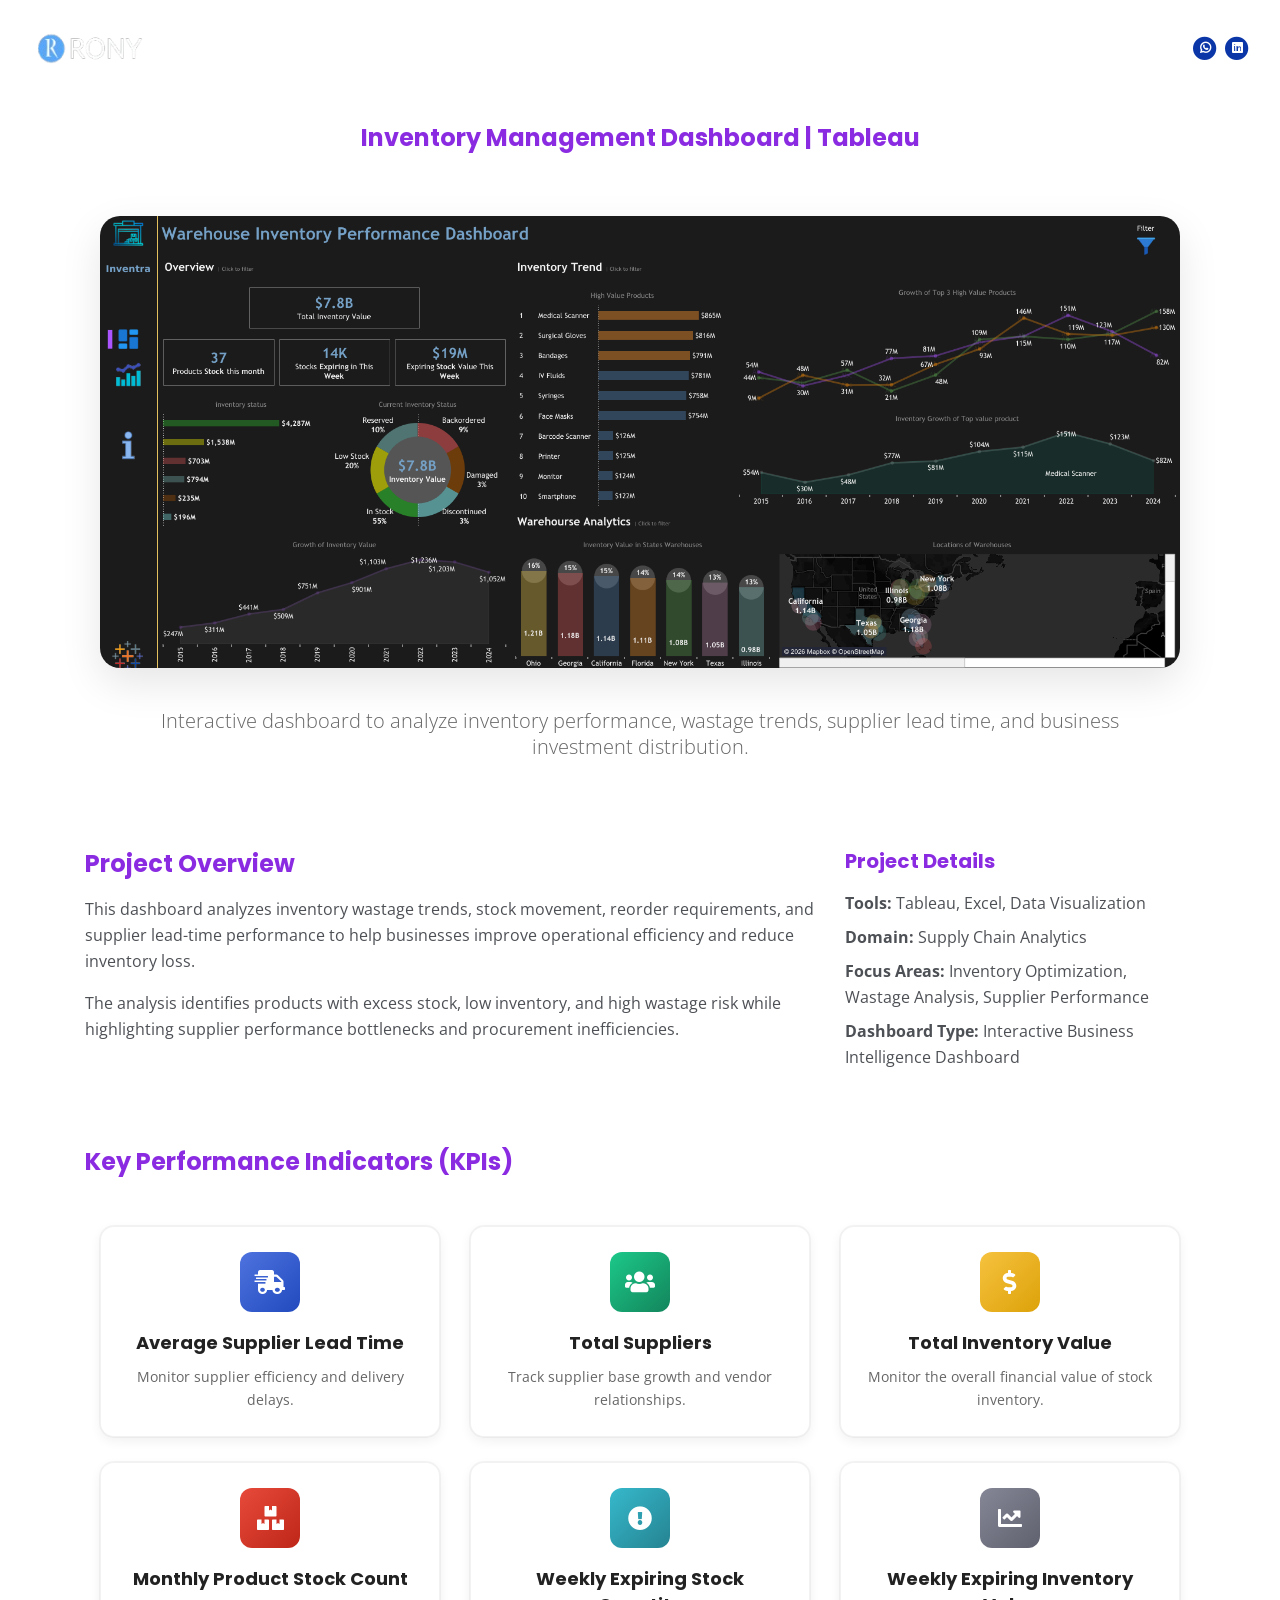
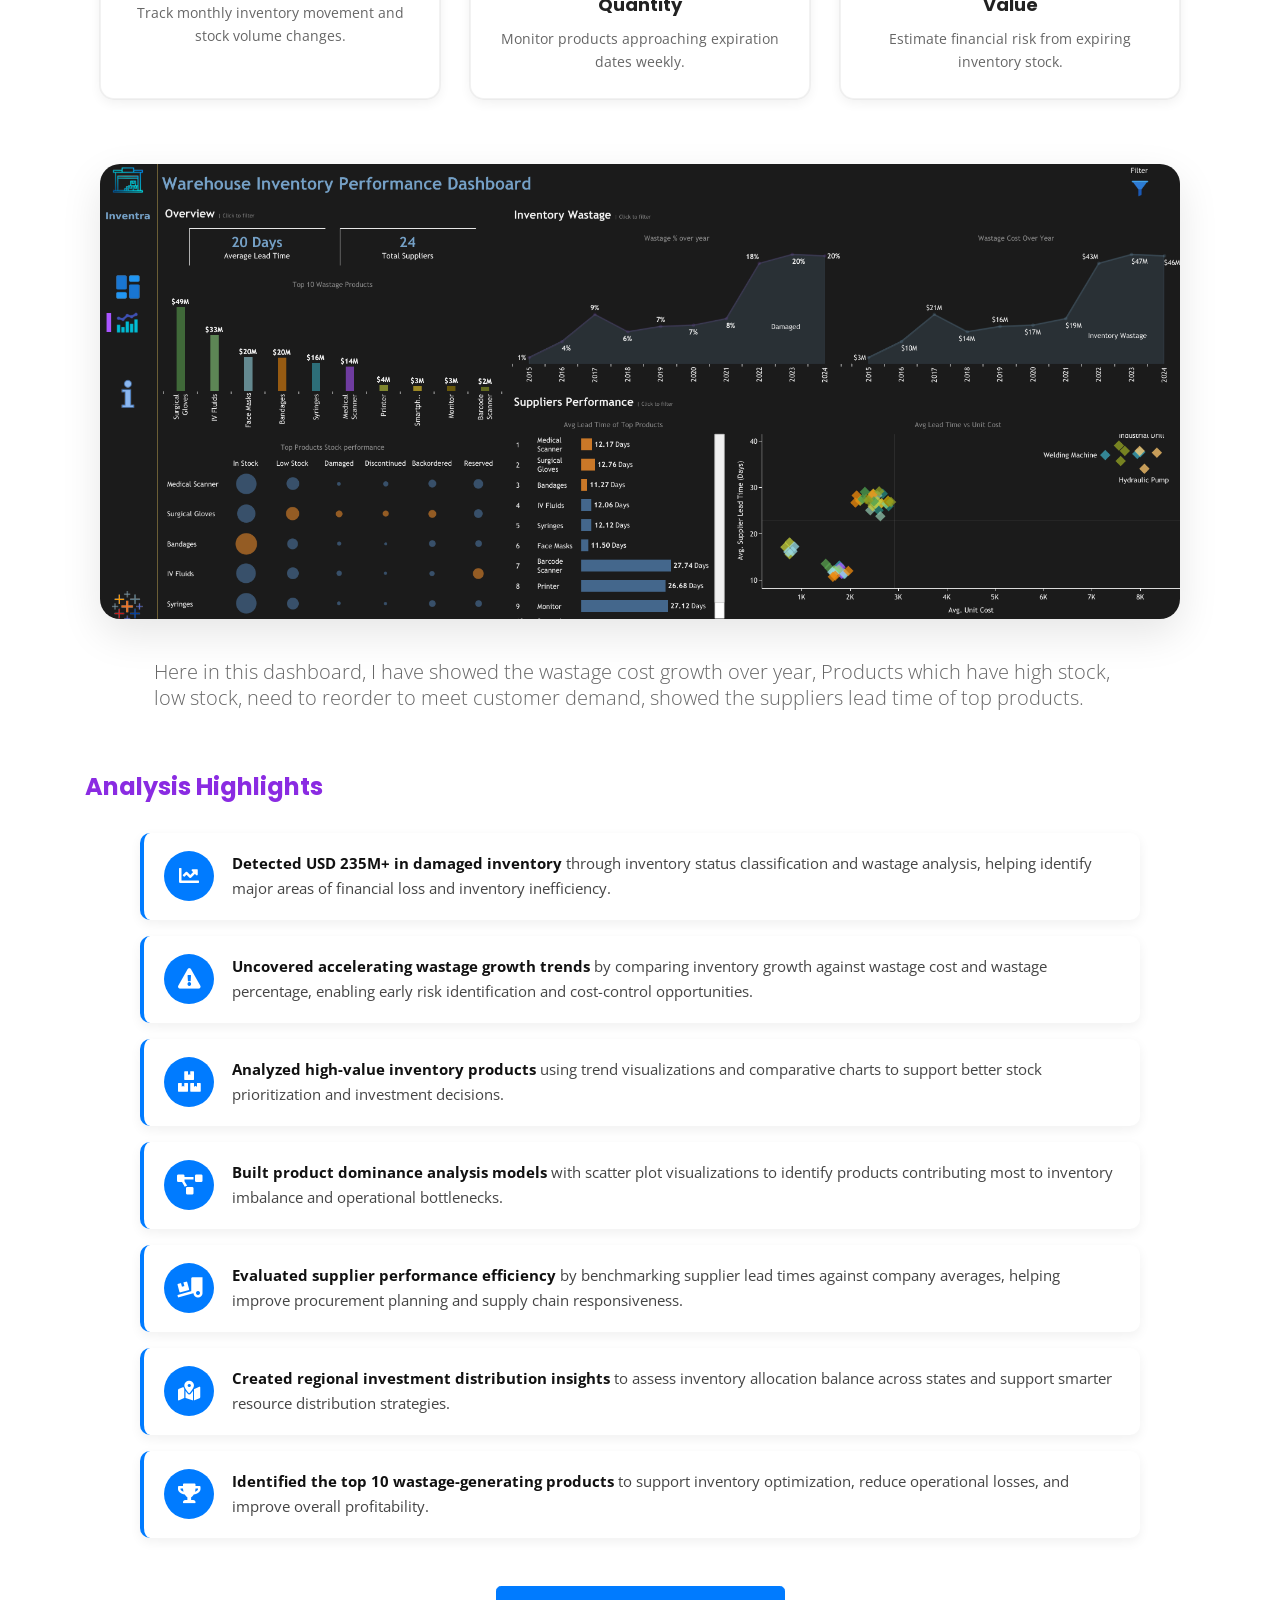
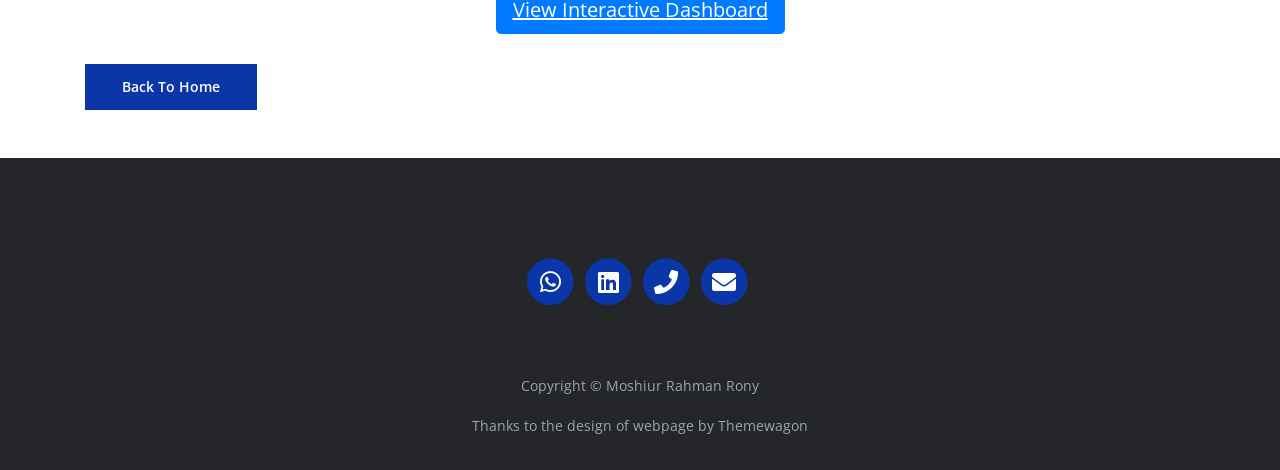
<file: project1.html>
<!doctype html>
<html lang="en">
  <head>
    <meta charset="utf-8" />
    <meta
      name="viewport"
      content="width=device-width, initial-scale=1, shrink-to-fit=no"
    />

    <!-- SEO Meta Tags -->
    <meta name="description" content="Your description" />
    <meta name="author" content="Your name" />

    <!-- OG Meta Tags to improve the way the post looks when you share the page on Facebook, Twitter, LinkedIn -->
    <meta property="og:site_name" content="" />
    <!-- website name -->
    <meta property="og:site" content="" />
    <!-- website link -->
    <meta property="og:title" content="" />
    <!-- title shown in the actual shared post -->
    <meta property="og:description" content="" />
    <!-- description shown in the actual shared post -->
    <meta property="og:image" content="" />
    <!-- image link, make sure it's jpg -->
    <meta property="og:url" content="" />
    <!-- where do you want your post to link to -->
    <meta name="twitter:card" content="summary_large_image" />
    <!-- to have large image post format in Twitter -->

    <!-- Webpage Title -->
    <title>Inventory Management Dashboard - Details</title>

    <!-- Styles -->
    <link rel="preconnect" href="https://fonts.gstatic.com" />
    <link
      href="https://fonts.googleapis.com/css2?family=Open+Sans:ital,wght@0,400;0,600;0,700;1,400&family=Poppins:wght@600&display=swap"
      rel="stylesheet"
    />
    <link href="css/bootstrap.css" rel="stylesheet" />
    <link href="css/fontawesome-all.css" rel="stylesheet" />
    <link href="css/styles.css" rel="stylesheet" />
    <link rel="stylesheet" href="./css/custom-styles.css">

    <!-- Favicon  -->
    <link rel="icon" href="images/favicon.png" />
  </head>
   <body data-spy="scroll" data-target=".fixed-top">
    <!-- Navigation -->
    <nav class="navbar navbar-expand-lg fixed-top navbar-dark">
      <div class="container">
        <!-- Image Logo -->
        <a class="navbar-brand logo-image" href="index.html"
          ><img src="images/logo.png" alt="Rony"
        /></a>

        <!-- Text Logo - Use this if you don't have a graphic logo -->
        <!-- <a class="navbar-brand logo-text page-scroll" href="index.html">Mark</a> -->

        <button
          class="navbar-toggler p-0 border-0"
          type="button"
          data-toggle="offcanvas"
        >
          <span class="navbar-toggler-icon"></span>
        </button>

        <div
          class="navbar-collapse offcanvas-collapse"
          id="navbarsExampleDefault"
        >
          <ul class="navbar-nav ml-auto">
            <li class="nav-item">
              <a class="nav-link page-scroll" href="index.html#header"
                >Home <span class="sr-only">(current)</span></a
              >
            </li>
            <li class="nav-item">
              <a class="nav-link page-scroll" href="index.html#about">About</a>
            </li>
            <li class="nav-item">
              <a class="nav-link page-scroll" href="index.html#skills">Skills</a>
            </li>

            <li class="nav-item">
              <a class="nav-link page-scroll" href="index.html#projects">Projects</a>
            </li>
            <li class="nav-item">
              <a class="nav-link page-scroll" href="index.html#contact">Contact</a>
            </li>
          </ul>
          <span class="nav-item social-icons">
            <span class="fa-stack">
              <a href="https://wa.me/8801641349168">
                <i class="fas fa-circle fa-stack-2x"></i>
                <i class="fab fa-whatsapp fa-stack-1x"></i>
              </a>
            </span>
            <span class="fa-stack">
              <a href="https://www.linkedin.com/in/rony-ipe">
                <i class="fas fa-circle fa-stack-2x"></i>
                <i class="fab fa-linkedin fa-stack-1x"></i>
              </a>
            </span>
          </span>
        </div>
        <!-- end of navbar-collapse -->
      </div>
      <!-- end of container -->
    </nav>
    <!-- end of navbar -->
    <!-- end of navigation -->



    <!-- project details -->
    <!-- Project Details Section -->
    <!-- Tableau Project Section -->
  
        <div class="container">
    <!-- Header -->
    <div class="dashboard-header">
        <h1>Inventory Management Dashboard | Tableau</h1>
         <div class="container">
        <div class="row">
          <div class="col-lg-12">
            <a href="https://public.tableau.com/app/profile/rony.ahmed/viz/SCMInventorydashboard/Dashboard2">

              <img
              class="img-fluid dashboard-image"
              src="images/project1.png"
              alt="alternative"
              />
            </a>
          </div>
          <!-- end of col -->
        </div>
        <!-- end of row -->
      </div>
      <p class="lead">Interactive dashboard to analyze inventory performance, wastage trends, supplier lead time, and business investment distribution.</p>
    </div>
    <!-- Project Details -->
    <div class="row mt-5">

      <!-- Left Side -->
      <div class="col-lg-8">

        <h4 class="mb-3">Project Overview</h4>

        <p class="project-description">
          This dashboard analyzes inventory wastage trends, stock movement,
          reorder requirements, and supplier lead-time performance to help
          businesses improve operational efficiency and reduce inventory loss.
        </p>

        <p class="project-description">
          The analysis identifies products with excess stock, low inventory,
          and high wastage risk while highlighting supplier performance
          bottlenecks and procurement inefficiencies.
        </p>

      </div>

      <!-- Right Side -->
      <div class="col-lg-4">

        <div class="project-info-card">

          <h5 class="mb-3">Project Details</h5>

          <ul class="list-unstyled">

            <li>
              <strong>Tools:</strong>
              Tableau, Excel, Data Visualization
            </li>

            <li class="mt-2">
              <strong>Domain:</strong>
              Supply Chain Analytics
            </li>

            <li class="mt-2">
              <strong>Focus Areas:</strong>
              Inventory Optimization, Wastage Analysis,
              Supplier Performance
            </li>

            <li class="mt-2">
              <strong>Dashboard Type:</strong>
              Interactive Business Intelligence Dashboard
            </li>

          </ul>

        </div>

      </div>
    </div>
<!-- project details end -->
    <!-- KPI Cards -->
    <h4 class="section-title">Key Performance Indicators (KPIs)</h4>
    <!-- kpi cards -->
     <div class="container mt-5">
    <div class="row">

        <div class="col-md-4 col-sm-6 kpi-card">
            <div class="kpi-box">
                
                  <div class="kpi-icon card-bg-blue">
                    <i class="fas fa-shipping-fast"></i>
                </div>
               
                <h5 class="kpi-title">Average Supplier Lead Time</h5>
                <p class="kpi-text">
                    Monitor supplier efficiency and delivery delays.
                </p>
            </div>
        </div>

        <div class="col-md-4 col-sm-6 kpi-card">
            <div class="kpi-box">
                <div class="kpi-icon card-bg-green">
                    <i class="fas fa-users"></i>
                </div>
                <h5 class="kpi-title">Total Suppliers</h5>
                <p class="kpi-text">
                    Track supplier base growth and vendor relationships.
                </p>
            </div>
        </div>

        <div class="col-md-4 col-sm-6 kpi-card">
            <div class="kpi-box">
                <div class="kpi-icon card-bg-orange">
                    <i class="fas fa-dollar-sign"></i>
                </div>
                <h5 class="kpi-title">Total Inventory Value</h5>
                <p class="kpi-text">
                    Monitor the overall financial value of stock inventory.
                </p>
            </div>
        </div>

        <div class="col-md-4 col-sm-6 kpi-card">
            <div class="kpi-box">
                <div class="kpi-icon card-bg-red">
                    <i class="fas fa-boxes"></i>
                </div>
                <h5 class="kpi-title">Monthly Product Stock Count</h5>
                <p class="kpi-text">
                    Track monthly inventory movement and stock volume changes.
                </p>
            </div>
        </div>

        <div class="col-md-4 col-sm-6 kpi-card">
            <div class="kpi-box">
                <div class="kpi-icon card-bg-cyan">
                    <i class="fas fa-exclamation-circle"></i>
                </div>
                <h5 class="kpi-title">Weekly Expiring Stock Quantity</h5>
                <p class="kpi-text">
                    Monitor products approaching expiration dates weekly.
                </p>
            </div>
        </div>

        <div class="col-md-4 col-sm-6 kpi-card">
            <div class="kpi-box">
                <div class="kpi-icon card-bg-gray">
                    <i class="fas fa-chart-line"></i>
                </div>
                <h5 class="kpi-title">Weekly Expiring Inventory Value</h5>
                <p class="kpi-text">
                    Estimate financial risk from expiring inventory stock.
                </p>
            </div>
        </div>

    </div>
</div>
     <div class="container">
      
        <div class="row">
          <div class="col-lg-12">
            <a href="https://public.tableau.com/app/profile/rony.ahmed/viz/SCMInventorydashboard/Dashboard3">
            <img
              class="img-fluid dashboard-image"
              src="images/project1-2.png"
              alt="alternative"
            /></a>
          </div>
          <!-- end of col -->
        </div>
        <p class="lead">Here in this dashboard, I have showed the wastage cost growth over year, Products which have high stock, low stock, need to reorder to meet customer demand, showed the suppliers lead time of top products.</p>
        <!-- end of row -->
      </div>

    <!-- Detailed Analysis -->
    <h4 class="section-title">Analysis Highlights</h4>
    <ul class="list-unstyled achievement-list">

    <li>
        <div class="achievement-icon">
            <i class="fas fa-chart-line"></i>
        </div>
        <div class="achievement-content">
            <strong>Detected USD 235M+ in damaged inventory</strong> through inventory status classification and wastage analysis, helping identify major areas of financial loss and inventory inefficiency.
        </div>
    </li>

    <li>
        <div class="achievement-icon">
            <i class="fas fa-exclamation-triangle"></i>
        </div>
        <div class="achievement-content">
            <strong>Uncovered accelerating wastage growth trends</strong> by comparing inventory growth against wastage cost and wastage percentage, enabling early risk identification and cost-control opportunities.
        </div>
    </li>

    <li>
        <div class="achievement-icon">
            <i class="fas fa-boxes"></i>
        </div>
        <div class="achievement-content">
            <strong>Analyzed high-value inventory products</strong> using trend visualizations and comparative charts to support better stock prioritization and investment decisions.
        </div>
    </li>

    <li>
        <div class="achievement-icon">
            <i class="fas fa-project-diagram"></i>
        </div>
        <div class="achievement-content">
            <strong>Built product dominance analysis models</strong> with scatter plot visualizations to identify products contributing most to inventory imbalance and operational bottlenecks.
        </div>
    </li>

    <li>
        <div class="achievement-icon">
            <i class="fas fa-truck-loading"></i>
        </div>
        <div class="achievement-content">
            <strong>Evaluated supplier performance efficiency</strong> by benchmarking supplier lead times against company averages, helping improve procurement planning and supply chain responsiveness.
        </div>
    </li>

    <li>
        <div class="achievement-icon">
            <i class="fas fa-map-marked-alt"></i>
        </div>
        <div class="achievement-content">
            <strong>Created regional investment distribution insights</strong> to assess inventory allocation balance across states and support smarter resource distribution strategies.
        </div>
    </li>

    <li>
        <div class="achievement-icon">
            <i class="fas fa-trophy"></i>
        </div>
        <div class="achievement-content">
            <strong>Identified the top 10 wastage-generating products</strong> to support inventory optimization, reduce operational losses, and improve overall profitability.
        </div>
    </li>

</ul>
<!-- CTA -->
    <div class="text-center mt-5">

      <a
        class="btn btn-primary btn-lg"
        href="https://public.tableau.com/app/profile/rony.ahmed/viz/SCMInventorydashboard/Dashboard3"
        target="_blank"
      >
        View Interactive Dashboard
      </a>

    </div>
    <a class="btn-solid-reg mb-5" href="index.html#projects">Back To Home</a>
</div>





        <!-- Footer -->
        <div class="footer bg-gray">
          <div class="container">
            <div class="row">
              <div class="col-lg-12">
                 <div class="social-container">
              <span class="fa-stack">
                <a href="https://wa.me/8801641349168">
                  <i class="fas fa-circle fa-stack-2x"></i>
                  <i class="fab fa-whatsapp fa-stack-1x"></i>
                </a>
              </span>
              <span class="fa-stack">
                <a href="https://www.linkedin.com/in/rony-ipe">
                  <i class="fas fa-circle fa-stack-2x"></i>
                  <i class="fab fa-linkedin fa-stack-1x"></i>
                </a>
              </span>
              <!-- <span class="fa-stack">
                <a href="#your-link">
                  <i class="fas fa-circle fa-stack-2x"></i>
                  <i class="fab fa-pinterest-p fa-stack-1x"></i>
                </a>
              </span> -->
              <span class="fa-stack">
                <a href="tel:+8801641349168">
                  <i class="fas fa-circle fa-stack-2x"></i>
                  <i class="fas fa-phone fa-stack-1x"></i>
                </a>
              </span>
              <span class="fa-stack">
                <a href="mailto:rony.ipe17@gmail.com">
                  <i class="fas fa-circle fa-stack-2x"></i>
                  <i class="fas fa-envelope fa-stack-1x"></i>
                </a>
              </span>
            </div>
                <!-- end of social-container -->
              </div>
              <!-- end of col -->
            </div>
            <!-- end of row -->
          </div>
          <!-- end of container -->
        </div>
        <!-- end of footer -->
        <!-- end of footer -->

        <!-- Copyright -->
        <div class="copyright bg-gray">
          <div class="container">
            <div class="row">
              <div class="col-lg-12">
                <p class="p-small">
                  Copyright © <a class="no-line" href="index.html">Moshiur Rahman Rony</a>
                </p>
              </div>
              <!-- end of col -->
            </div>
            <!-- enf of row -->
          </div>
          <!-- end of container -->

        <div class="container">
            <div class="row">
              <div class="col-lg-12">
                <p class="p-small">
                  Thanks to the design of webpage by
                  <a class="no-line" href=""
                    >Themewagon</a
                  >
                </p>
              </div>
           
            </div>
         
          </div> 
          <!-- end of container -->
        </div>
        <!-- end of copyright -->
        <!-- end of copyright -->

        <!-- Scripts -->
        <script src="js/jquery.min.js"></script>
        <!-- jQuery for Bootstrap's JavaScript plugins -->
        <script src="js/bootstrap.min.js"></script>
        <!-- Bootstrap framework -->
        <script src="js/jquery.easing.min.js"></script>
        <!-- jQuery Easing for smooth scrolling between anchors -->
        <script src="js/scripts.js"></script>
        <!-- Custom scripts -->
      </body>
    </html>
  </body>
</html>
</file>
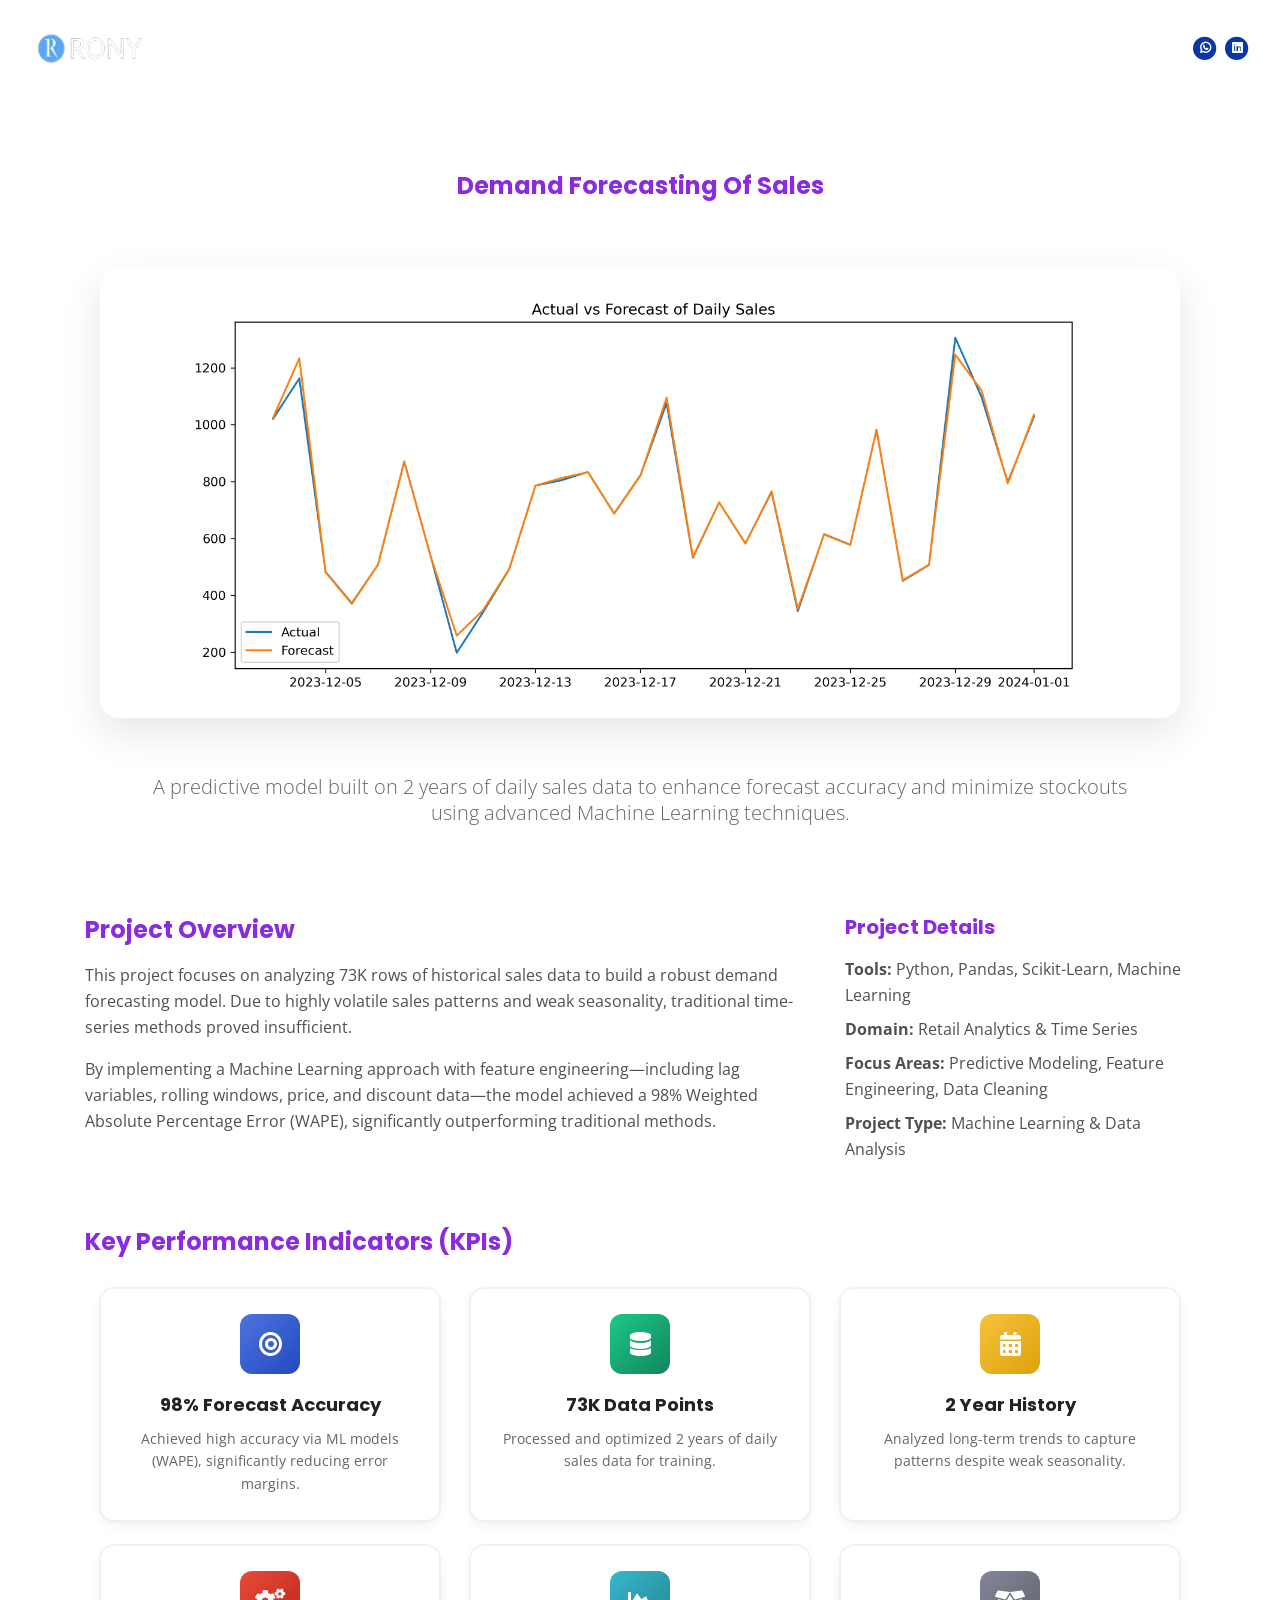
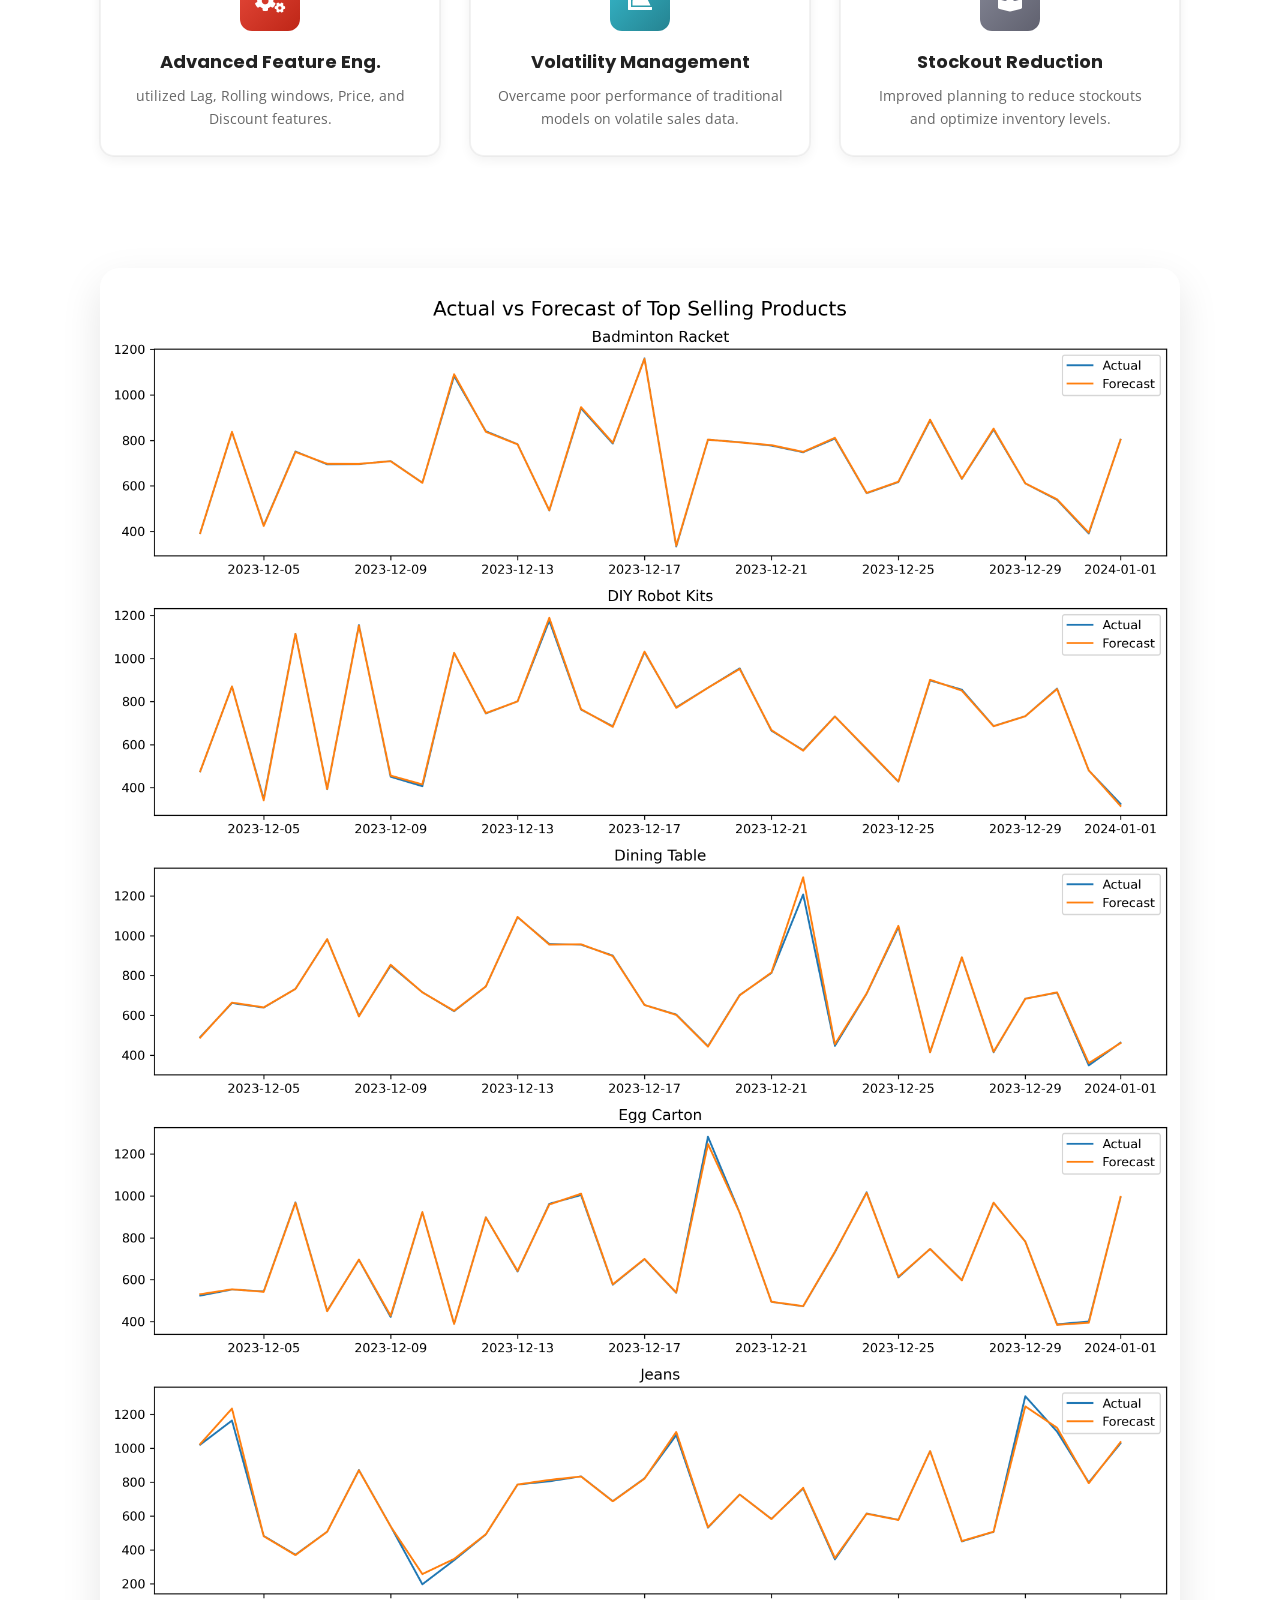
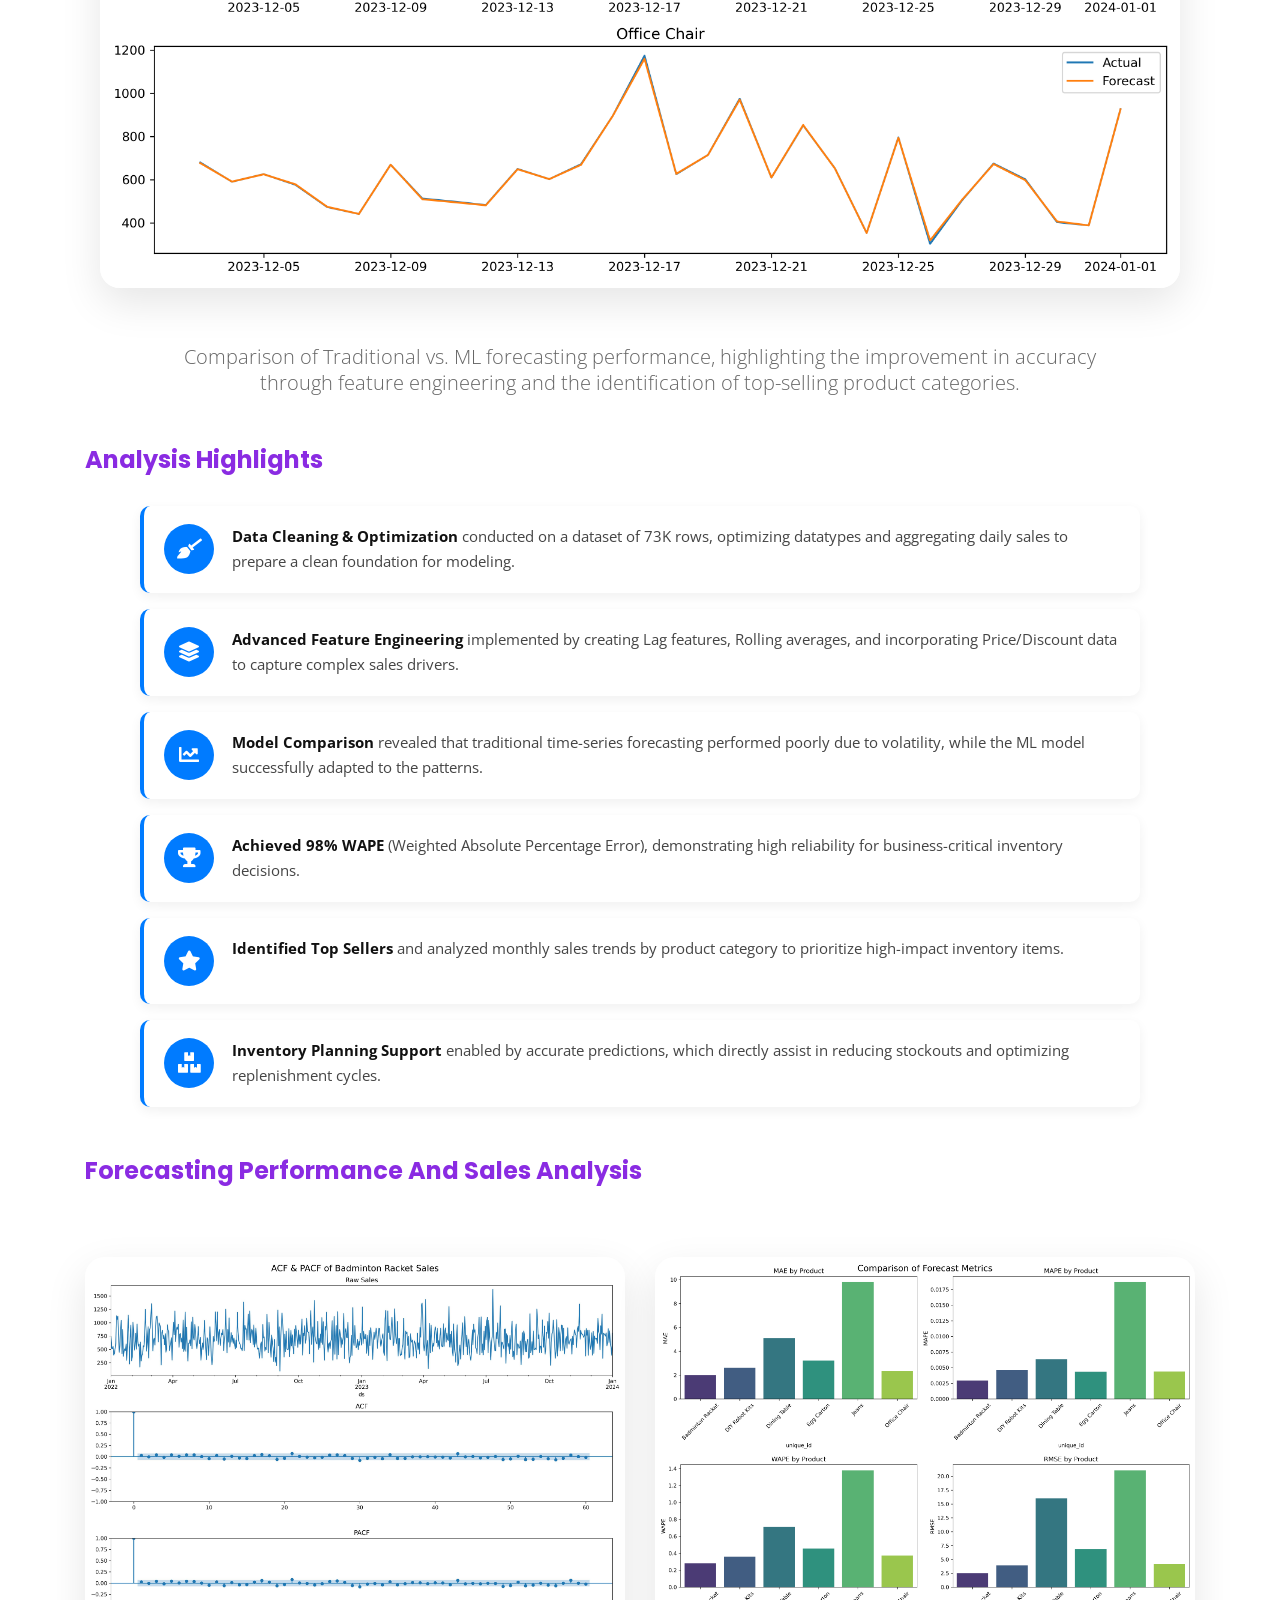
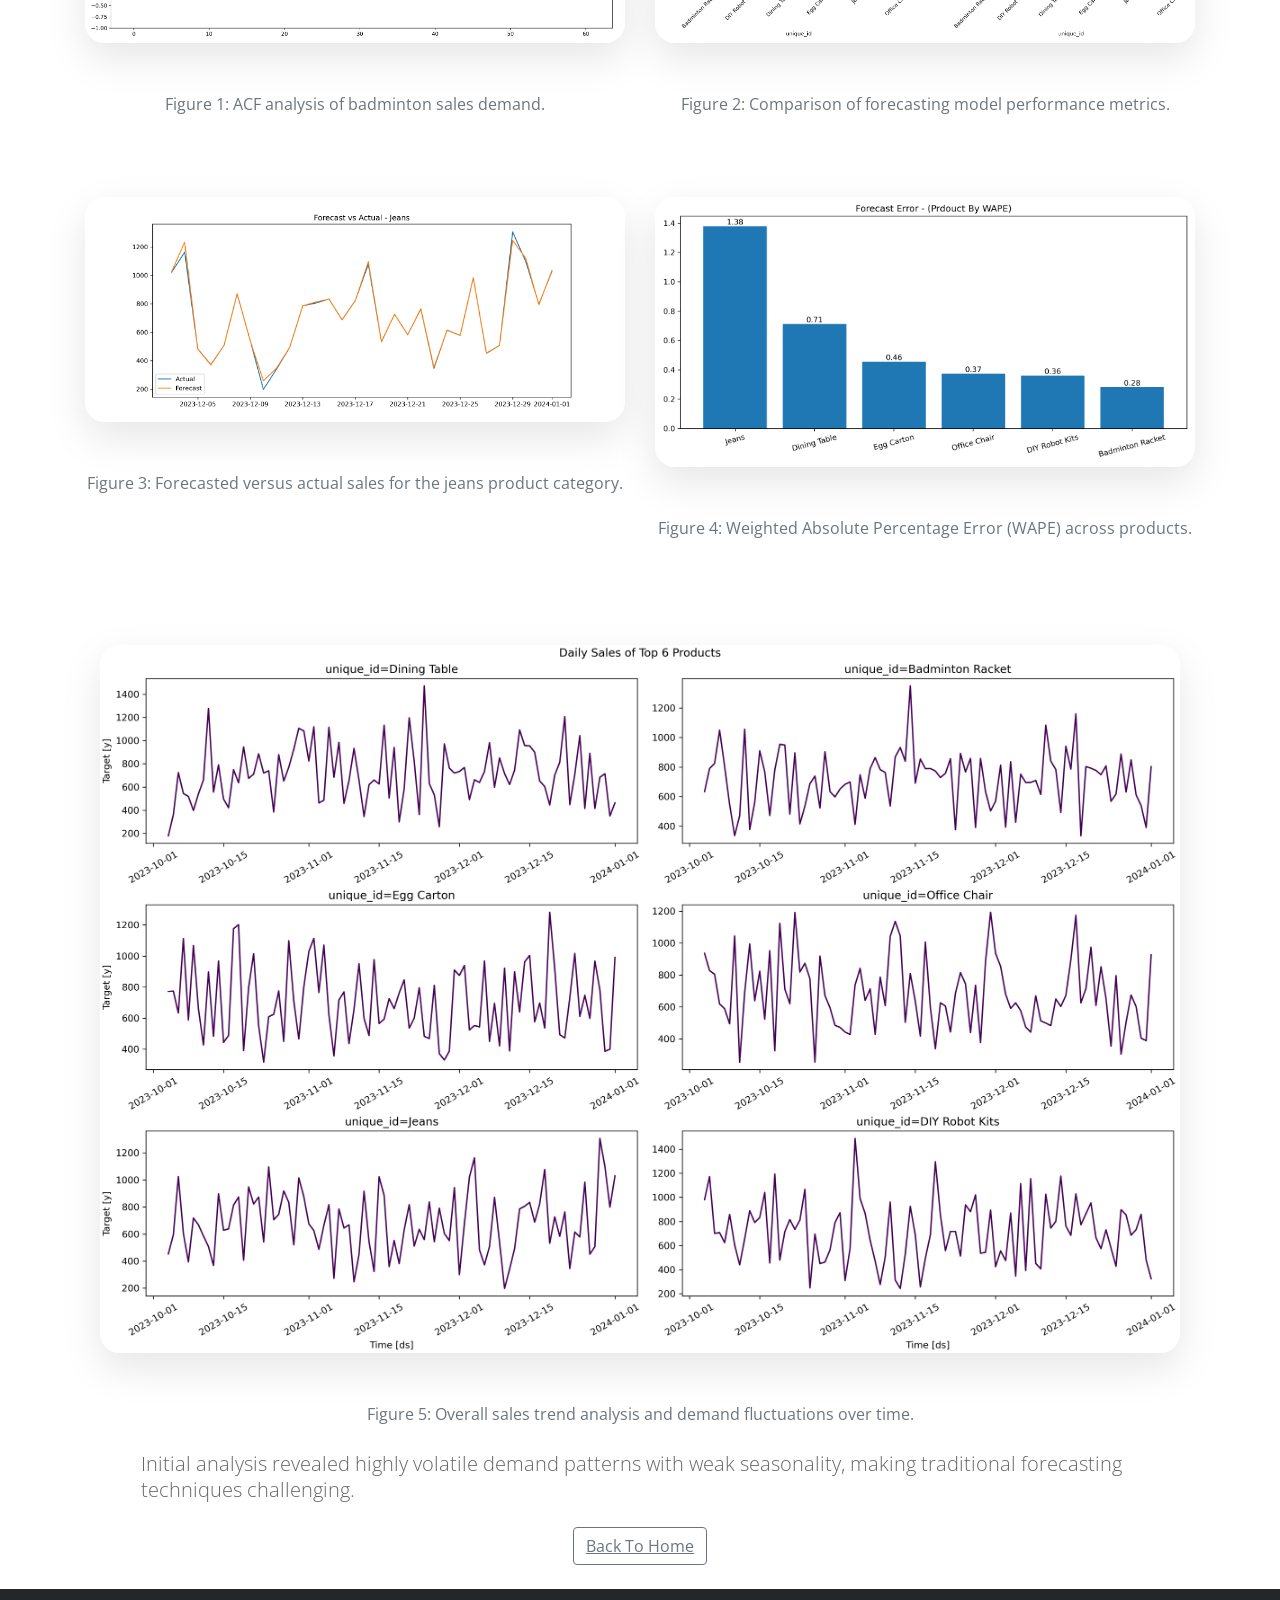
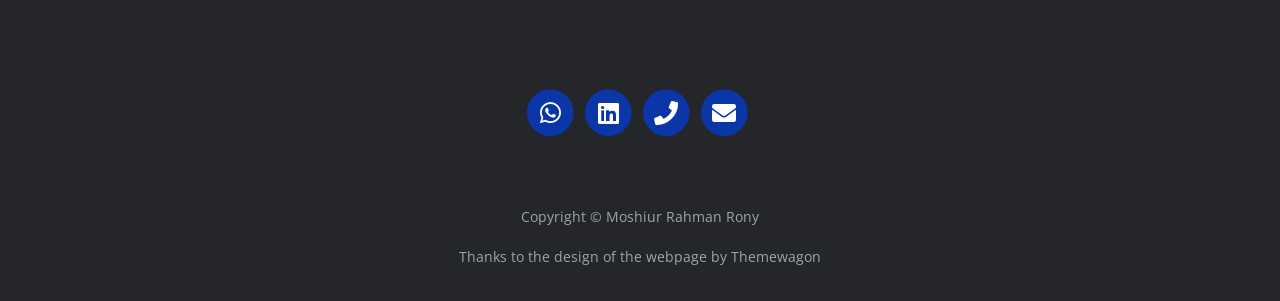
<file: project2.html>
<!doctype html>
<html lang="en">
  <head>
    <meta charset="utf-8" />
    <meta
      name="viewport"
      content="width=device-width, initial-scale=1, shrink-to-fit=no"
    />

    <!-- SEO Meta Tags -->
    <meta name="description" content="Your description" />
    <meta name="author" content="Your name" />

    <!-- OG Meta Tags to improve the way the post looks when you share the page on Facebook, Twitter, LinkedIn -->
    <meta property="og:site_name" content="" />
    <!-- website name -->
    <meta property="og:site" content="" />
    <!-- website link -->
    <meta property="og:title" content="" />
    <!-- title shown in the actual shared post -->
    <meta property="og:description" content="" />
    <!-- description shown in the actual shared post -->
    <meta property="og:image" content="" />
    <!-- image link, make sure it's jpg -->
    <meta property="og:url" content="" />
    <!-- where do you want your post to link to -->
    <meta name="twitter:card" content="summary_large_image" />
    <!-- to have large image post format in Twitter -->

    <!-- Webpage Title -->
    <title>Inventory Management Dashboard - Details</title>

    <!-- Styles -->
    <link rel="preconnect" href="https://fonts.gstatic.com" />
    <link
      href="https://fonts.googleapis.com/css2?family=Open+Sans:ital,wght@0,400;0,600;0,700;1,400&family=Poppins:wght@600&display=swap"
      rel="stylesheet"
    />
    <link href="css/bootstrap.css" rel="stylesheet" />
    <link href="css/fontawesome-all.css" rel="stylesheet" />
    <link href="css/styles.css" rel="stylesheet" />
    <link rel="stylesheet" href="./css/custom-styles.css">

    <!-- Favicon  -->
    <link rel="icon" href="images/favicon.png" />
  </head>
   <body data-spy="scroll" data-target=".fixed-top">
    <!-- Navigation -->
    <nav class="navbar navbar-expand-lg fixed-top navbar-dark">
      <div class="container">
        <!-- Image Logo -->
        <a class="navbar-brand logo-image" href="index.html"
          ><img src="images/logo.png" alt="Rony"
        /></a>

        <!-- Text Logo - Use this if you don't have a graphic logo -->
        <!-- <a class="navbar-brand logo-text page-scroll" href="index.html">Mark</a> -->

        <button
          class="navbar-toggler p-0 border-0"
          type="button"
          data-toggle="offcanvas"
        >
          <span class="navbar-toggler-icon"></span>
        </button>

        <div
          class="navbar-collapse offcanvas-collapse"
          id="navbarsExampleDefault"
        >
          <ul class="navbar-nav ml-auto">
            <li class="nav-item">
              <a class="nav-link page-scroll" href="index.html#header"
                >Home <span class="sr-only">(current)</span></a
              >
            </li>
            <li class="nav-item">
              <a class="nav-link page-scroll" href="index.html#about">About</a>
            </li>
            <li class="nav-item">
              <a class="nav-link page-scroll" href="index.html#skills">Skills</a>
            </li>

            <li class="nav-item">
              <a class="nav-link page-scroll" href="index.html#projects">Projects</a>
            </li>
            <li class="nav-item">
              <a class="nav-link page-scroll" href="index.html#contact">Contact</a>
            </li>
          </ul>
          <span class="nav-item social-icons">
            <span class="fa-stack">
              <a href="https://wa.me/8801641349168">
                <i class="fas fa-circle fa-stack-2x"></i>
                <i class="fab fa-whatsapp fa-stack-1x"></i>
              </a>
            </span>
            <span class="fa-stack">
              <a href="https://www.linkedin.com/in/rony-ipe">
                <i class="fas fa-circle fa-stack-2x"></i>
                <i class="fab fa-linkedin fa-stack-1x"></i>
              </a>
            </span>
          </span>
      
        </div>
        <!-- end of navbar-collapse -->
      </div>
      <!-- end of container -->
    </nav>
    <!-- end of navbar -->
    <!-- end of navigation -->



    <!-- project details -->
    <!-- Project Details Section -->
    <!-- Tableau Project Section -->
  
 <div class="container">
    <!-- Header -->
    <div class="dashboard-header mt-5">
        <h1>Demand Forecasting of Sales</h1>
         <div class="container mt-4">
        <div class="row">
          <div class="col-lg-12">
            <!-- Placeholder Link - Update with your GitHub/Notebook link -->
            <a href="#" target="_blank">
              <!-- REPLACE 'images/project1.png' WITH YOUR SCREENSHOT OF THE MODEL/PLOTS -->
              <img
              class="img-fluid dashboard-image"
              src="images/project2/actual_vs_forecast.png"
              alt="Forecasting Model Visualization"
              />
            </a>
          </div>
          <!-- end of col -->
        </div>
        <!-- end of row -->
      </div>
      <p class="lead mt-3">A predictive model built on 2 years of daily sales data to enhance forecast accuracy and minimize stockouts using advanced Machine Learning techniques.</p>
    </div>

    <!-- Project Details -->
    <div class="row mt-5">

      <!-- Left Side -->
      <div class="col-lg-8">

        <h4 class="mb-3">Project Overview</h4>

        <p class="project-description">
          This project focuses on analyzing 73K rows of historical sales data to build a robust demand forecasting model. Due to highly volatile sales patterns and weak seasonality, traditional time-series methods proved insufficient.
        </p>

        <p class="project-description">
          By implementing a Machine Learning approach with feature engineering—including lag variables, rolling windows, price, and discount data—the model achieved a 98% Weighted Absolute Percentage Error (WAPE), significantly outperforming traditional methods.
        </p>

      </div>

      <!-- Right Side -->
      <div class="col-lg-4">

        <div class="project-info-card">

          <h5 class="mb-3">Project Details</h5>

          <ul class="list-unstyled">

            <li>
              <strong>Tools:</strong>
              Python, Pandas, Scikit-Learn, Machine Learning
            </li>

            <li class="mt-2">
              <strong>Domain:</strong>
              Retail Analytics & Time Series
            </li>

            <li class="mt-2">
              <strong>Focus Areas:</strong>
              Predictive Modeling, Feature Engineering, Data Cleaning
            </li>

            <li class="mt-2">
              <strong>Project Type:</strong>
              Machine Learning & Data Analysis
            </li>

          </ul>

        </div>

      </div>
    </div>
<!-- project details end -->


    <!-- KPI Cards -->
    <h4 class="section-title mt-5">Key Performance Indicators (KPIs)</h4>
    <!-- kpi cards -->
     <div class="container mt-4">
    <div class="row">

        <!-- KPI 1: Accuracy -->
        <div class="col-md-4 col-sm-6 kpi-card mb-4">
            <div class="kpi-box">
                <div class="kpi-icon card-bg-blue">
                    <i class="fas fa-bullseye"></i>
                </div>
                <h5 class="kpi-title">98% Forecast Accuracy</h5>
                <p class="kpi-text">
                    Achieved high accuracy via ML models (WAPE), significantly reducing error margins.
                </p>
            </div>
        </div>

        <!-- KPI 2: Data Volume -->
        <div class="col-md-4 col-sm-6 kpi-card mb-4">
            <div class="kpi-box">
                <div class="kpi-icon card-bg-green">
                    <i class="fas fa-database"></i>
                </div>
                <h5 class="kpi-title">73K Data Points</h5>
                <p class="kpi-text">
                    Processed and optimized 2 years of daily sales data for training.
                </p>
            </div>
        </div>

        <!-- KPI 3: Timeframe -->
        <div class="col-md-4 col-sm-6 kpi-card mb-4">
            <div class="kpi-box">
                <div class="kpi-icon card-bg-orange">
                    <i class="fas fa-calendar-alt"></i>
                </div>
                <h5 class="kpi-title">2 Year History</h5>
                <p class="kpi-text">
                    Analyzed long-term trends to capture patterns despite weak seasonality.
                </p>
            </div>
        </div>

        <!-- KPI 4: Features -->
        <div class="col-md-4 col-sm-6 kpi-card mb-4">
            <div class="kpi-box">
                <div class="kpi-icon card-bg-red">
                    <i class="fas fa-cogs"></i>
                </div>
                <h5 class="kpi-title">Advanced Feature Eng.</h5>
                <p class="kpi-text">
                    utilized Lag, Rolling windows, Price, and Discount features.
                </p>
            </div>
        </div>

        <!-- KPI 5: Problem Solved -->
        <div class="col-md-4 col-sm-6 kpi-card mb-4">
            <div class="kpi-box">
                <div class="kpi-icon card-bg-cyan">
                    <i class="fas fa-chart-area"></i>
                </div>
                <h5 class="kpi-title">Volatility Management</h5>
                <p class="kpi-text">
                    Overcame poor performance of traditional models on volatile sales data.
                </p>
            </div>
        </div>

        <!-- KPI 6: Impact -->
        <div class="col-md-4 col-sm-6 kpi-card mb-4">
            <div class="kpi-box">
                <div class="kpi-icon card-bg-gray">
                    <i class="fas fa-box-open"></i>
                </div>
                <h5 class="kpi-title">Stockout Reduction</h5>
                <p class="kpi-text">
                    Improved planning to reduce stockouts and optimize inventory levels.
                </p>
            </div>
        </div>

    </div>
</div>

     <!-- Middle Image Section -->
     <div class="container mt-5">
        <div class="row">
          <div class="col-lg-12">
            <!-- Placeholder Link - Update with your GitHub/Notebook link -->
            <a href="#" target="_blank">
            <!-- REPLACE 'images/project1-2.png' WITH YOUR FEATURE IMPORTANCE PLOT OR ERROR METRICS CHART -->
            <img
              class="img-fluid dashboard-image"
              src="images/project2/actual_vs_forecast_top_products.png"
              alt="Actual vs Forecast"
            /></a>
          </div>
          <!-- end of col -->
        </div>
        <p class="lead mt-3 text-center">Comparison of Traditional vs. ML forecasting performance, highlighting the improvement in accuracy through feature engineering and the identification of top-selling product categories.</p>
        <!-- end of row -->
      </div>
      

    <!-- Detailed Analysis -->
    <h4 class="section-title mt-5">Analysis Highlights</h4>
    <ul class="list-unstyled achievement-list">

    <li class="mb-3">
        <div class="achievement-icon">
            <i class="fas fa-broom"></i>
        </div>
        <div class="achievement-content">
            <strong>Data Cleaning & Optimization</strong> conducted on a dataset of 73K rows, optimizing datatypes and aggregating daily sales to prepare a clean foundation for modeling.
        </div>
    </li>

    <li class="mb-3">
        <div class="achievement-icon">
            <i class="fas fa-layer-group"></i>
        </div>
        <div class="achievement-content">
            <strong>Advanced Feature Engineering</strong> implemented by creating Lag features, Rolling averages, and incorporating Price/Discount data to capture complex sales drivers.
        </div>
    </li>

    <li class="mb-3">
        <div class="achievement-icon">
            <i class="fas fa-chart-line"></i>
        </div>
        <div class="achievement-content">
            <strong>Model Comparison</strong> revealed that traditional time-series forecasting performed poorly due to volatility, while the ML model successfully adapted to the patterns.
        </div>
    </li>

    <li class="mb-3">
        <div class="achievement-icon">
            <i class="fas fa-trophy"></i>
        </div>
        <div class="achievement-content">
            <strong>Achieved 98% WAPE</strong> (Weighted Absolute Percentage Error), demonstrating high reliability for business-critical inventory decisions.
        </div>
    </li>

    <li class="mb-3">
        <div class="achievement-icon">
            <i class="fas fa-star"></i>
        </div>
        <div class="achievement-content">
            <strong>Identified Top Sellers</strong> and analyzed monthly sales trends by product category to prioritize high-impact inventory items.
        </div>
    </li>

    <li class="mb-3">
        <div class="achievement-icon">
            <i class="fas fa-boxes"></i>
        </div>
        <div class="achievement-content">
            <strong>Inventory Planning Support</strong> enabled by accurate predictions, which directly assist in reducing stockouts and optimizing replenishment cycles.
        </div>
    </li>

</ul>
      <section class="mb-8">
         <!-- eda starts -->
 <h4 class="section-title mt-5">Forecasting Performance and Sales Analysis</h4>
 <div class="row mt-4">

  <div class="col-md-6 mb-4">
    <figure>
      <img class="img-fluid dashboard-image"
           src="images/project2/acf of badminton.jpg"
           alt="ACF of Badminton">
      <figcaption class="text-center text-muted mt-2">
        Figure 1: ACF analysis of badminton sales demand.
      </figcaption>
    </figure>
  </div>

  <div class="col-md-6 mb-4">
    <figure>
      <img class="img-fluid dashboard-image"
           src="images/project2/comparison_forecast_netrics.png"
           alt="Forecast Metrics Comparison">
      <figcaption class="text-center text-muted mt-2">
        Figure 2: Comparison of forecasting model performance metrics.
      </figcaption>
    </figure>
  </div>

  <div class="col-md-6 mb-4">
    <figure>
      <img class="img-fluid dashboard-image"
           src="images/project2/forecast_vs_actual_jeans.png"
           alt="Forecast vs Actual Sales">
      <figcaption class="text-center text-muted mt-2">
        Figure 3: Forecasted versus actual sales for the jeans product category.
      </figcaption>
    </figure>
  </div>

  <div class="col-md-6 mb-4">
    <figure>
      <img class="img-fluid dashboard-image"
           src="images/project2/wape_by_product.png"
           alt="WAPE by Product">
      <figcaption class="text-center text-muted mt-2">
        Figure 4: Weighted Absolute Percentage Error (WAPE) across products.
      </figcaption>
    </figure>
  </div>

</div>

<div class="container mt-4">
  <figure>
    <img
      class="img-fluid dashboard-image"
      src="images/project2/chart.png"
      alt="Sales Trend Analysis"
    />
    <figcaption class="text-center text-muted mt-2">
      Figure 5: Overall sales trend analysis and demand fluctuations over time.
    </figcaption>
  </figure>
</div>


<p class="lead mt-4 mb-8">
  Initial analysis revealed highly volatile demand patterns with weak seasonality,
  making traditional forecasting techniques challenging.
</p>
<!-- eda end -->
      </section>

<!-- CTA -->
<!-- UPDATE HREF TO YOUR GITHUB REPO OR COLAB NOTEBOOK -->
    <!-- <div class="text-center mt-5">

      <a
        class="btn btn-primary btn-lg"
        href="#"
        target="_blank"
      >
        View Code & Analysis
      </a>

    </div> -->
    <div class="text-center mt-4 mb-4">
        <a class="btn btn-outline-secondary" href="index.html#projects">Back To Home</a>
    </div>

</div>





        <!-- Footer -->
        <div class="footer bg-gray">
          <div class="container">
            <div class="row">
              <div class="col-lg-12">
                <div class="social-container">
              <span class="fa-stack">
                <a href="https://wa.me/8801641349168">
                  <i class="fas fa-circle fa-stack-2x"></i>
                  <i class="fab fa-whatsapp fa-stack-1x"></i>
                </a>
              </span>
              <span class="fa-stack">
                <a href="https://www.linkedin.com/in/rony-ipe">
                  <i class="fas fa-circle fa-stack-2x"></i>
                  <i class="fab fa-linkedin fa-stack-1x"></i>
                </a>
              </span>
              <!-- <span class="fa-stack">
                <a href="#your-link">
                  <i class="fas fa-circle fa-stack-2x"></i>
                  <i class="fab fa-pinterest-p fa-stack-1x"></i>
                </a>
              </span> -->
              <span class="fa-stack">
                <a href="tel:+8801641349168">
                  <i class="fas fa-circle fa-stack-2x"></i>
                  <i class="fas fa-phone fa-stack-1x"></i>
                </a>
              </span>
              <span class="fa-stack">
                <a href="mailto:rony.ipe17@gmail.com">
                  <i class="fas fa-circle fa-stack-2x"></i>
                  <i class="fas fa-envelope fa-stack-1x"></i>
                </a>
              </span>
            </div>
                <!-- end of social-container -->
              </div>
              <!-- end of col -->
            </div>
            <!-- end of row -->
          </div>
          <!-- end of container -->
        </div>
        <!-- end of footer -->
        <!-- end of footer -->

        <!-- Copyright -->
        <div class="copyright bg-gray">
          <div class="container">
            <div class="row">
              <div class="col-lg-12">
                <p class="p-small">
                  Copyright © <a class="no-line" href="index.html">Moshiur Rahman Rony</a>
                </p>
              </div>
              <!-- end of col -->
            </div>
            <!-- enf of row -->
          </div>
          <!-- end of container -->

          <div class="container">
            <div class="row">
              <div class="col-lg-12">
                <p class="p-small">
                  Thanks to the design of the webpage by
                  <a class="no-line" href=""
                    >Themewagon</a
                  >
                </p>
              </div>
              <!-- end of col -->
            </div>
            <!-- enf of row -->
          </div>
          <!-- end of container -->
        </div>
        <!-- end of copyright -->
        <!-- end of copyright -->

        <!-- Scripts -->
        <script src="js/jquery.min.js"></script>
        <!-- jQuery for Bootstrap's JavaScript plugins -->
        <script src="js/bootstrap.min.js"></script>
        <!-- Bootstrap framework -->
        <script src="js/jquery.easing.min.js"></script>
        <!-- jQuery Easing for smooth scrolling between anchors -->
        <script src="js/scripts.js"></script>
        <!-- Custom scripts -->
      </body>
    </html>
  </body>
</html>
</file>
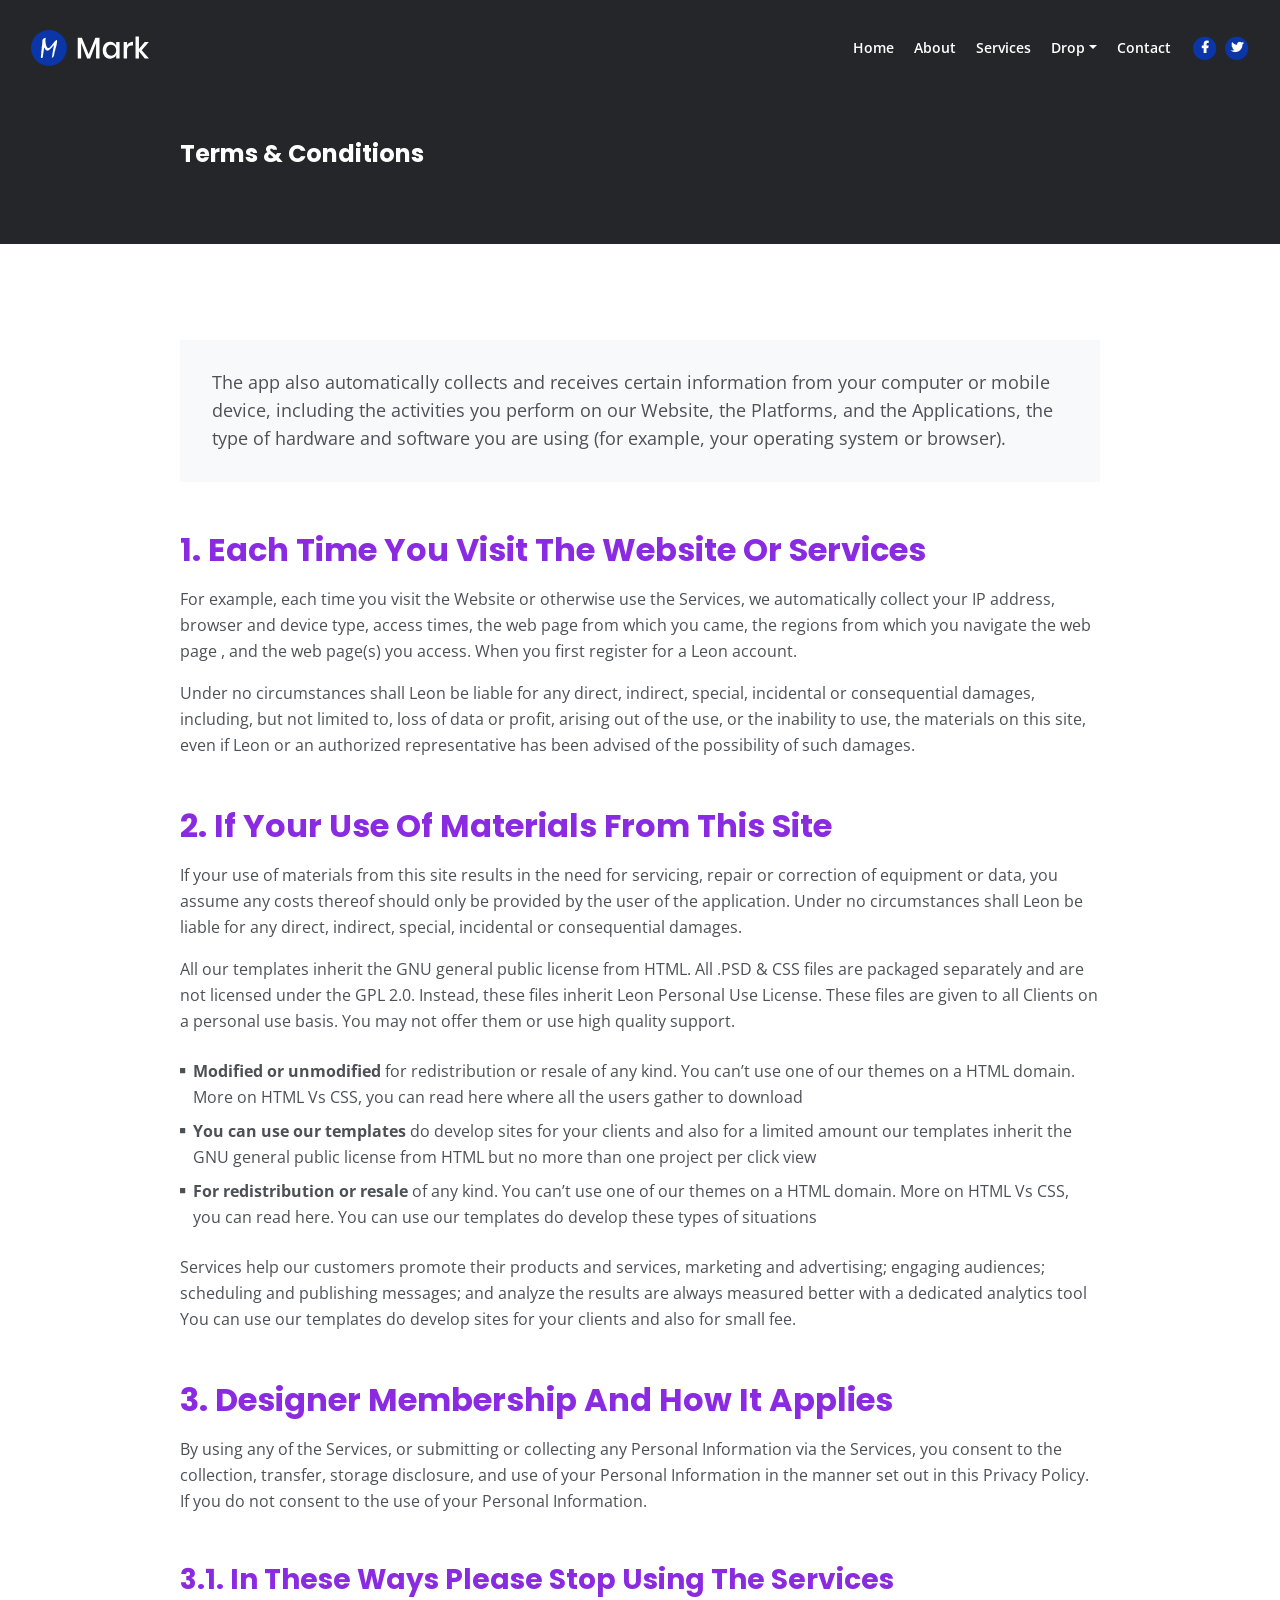
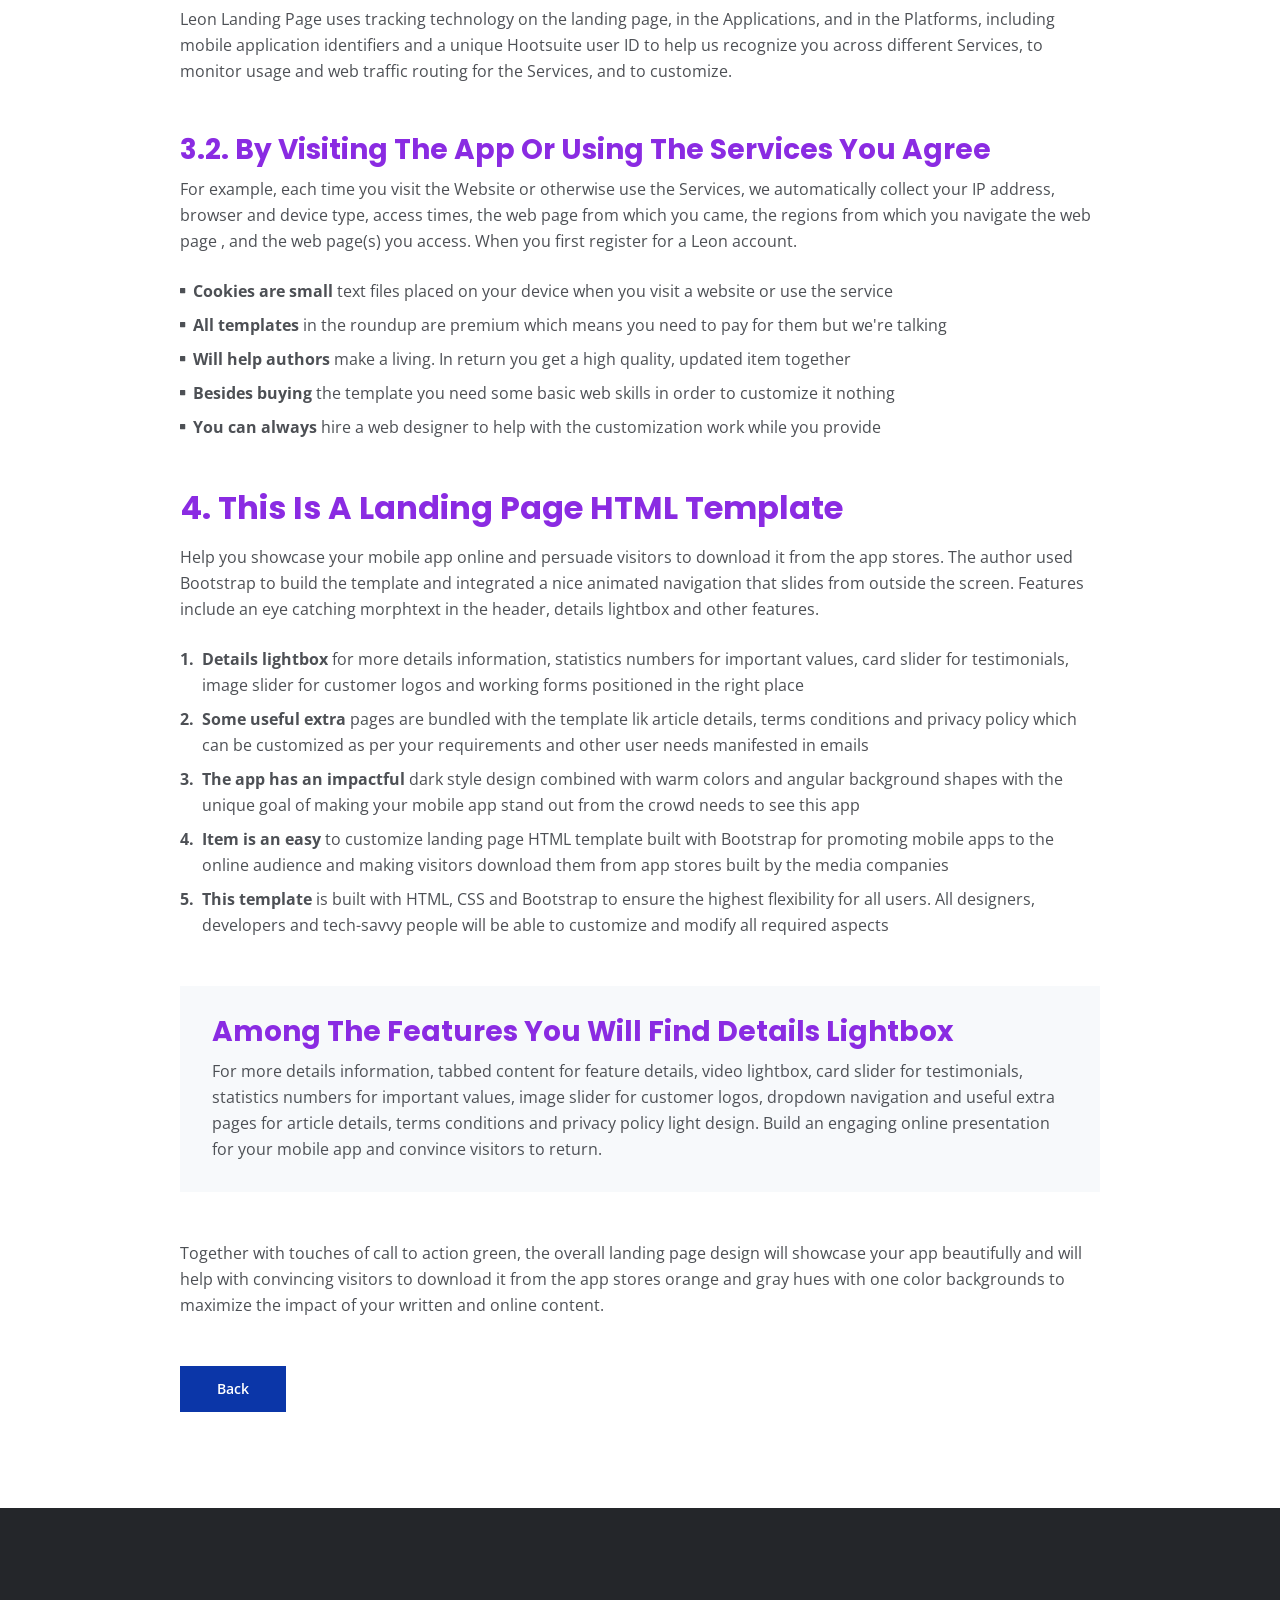
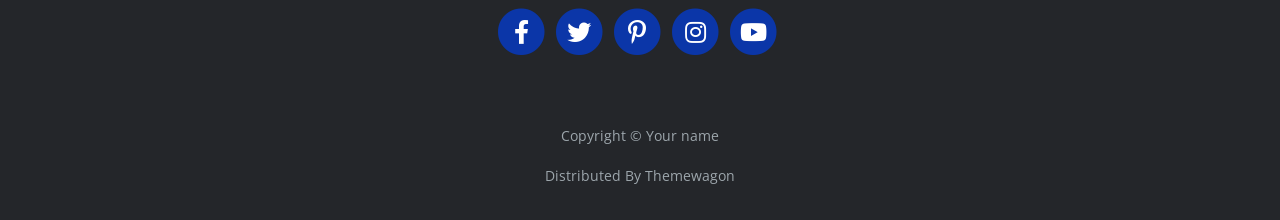
<file: terms.html>
<!DOCTYPE html>
<html lang="en">
<head>
    <meta charset="utf-8">
    <meta name="viewport" content="width=device-width, initial-scale=1, shrink-to-fit=no">
    
    <!-- SEO Meta Tags -->
    <meta name="description" content="Your description">
    <meta name="author" content="Your name">

    <!-- OG Meta Tags to improve the way the post looks when you share the page on Facebook, Twitter, LinkedIn -->
	<meta property="og:site_name" content="" /> <!-- website name -->
	<meta property="og:site" content="" /> <!-- website link -->
	<meta property="og:title" content=""/> <!-- title shown in the actual shared post -->
	<meta property="og:description" content="" /> <!-- description shown in the actual shared post -->
	<meta property="og:image" content="" /> <!-- image link, make sure it's jpg -->
	<meta property="og:url" content="" /> <!-- where do you want your post to link to -->
	<meta name="twitter:card" content="summary_large_image"> <!-- to have large image post format in Twitter -->

    <!-- Webpage Title -->
    <title>Terms & Conditions - Mark</title>
    
    <!-- Styles -->
    <link rel="preconnect" href="https://fonts.gstatic.com">
    <link href="https://fonts.googleapis.com/css2?family=Open+Sans:ital,wght@0,400;0,600;0,700;1,400&family=Poppins:wght@600&display=swap" rel="stylesheet">
    <link href="css/bootstrap.css" rel="stylesheet">
    <link href="css/fontawesome-all.css" rel="stylesheet">
	<link href="css/styles.css" rel="stylesheet">
	
	<!-- Favicon  -->
    <link rel="icon" href="images/favicon.png">
</head>
<body data-spy="scroll" data-target=".fixed-top">
    
    <!-- Navigation -->
    <nav class="navbar navbar-expand-lg fixed-top navbar-dark">
        <div class="container">
            
            <!-- Image Logo -->
            <a class="navbar-brand logo-image" href="index.html"><img src="images/logo.svg" alt="alternative"></a>  

            <!-- Text Logo - Use this if you don't have a graphic logo -->
            <!-- <a class="navbar-brand logo-text page-scroll" href="index.html">Mark</a> -->

            <button class="navbar-toggler p-0 border-0" type="button" data-toggle="offcanvas">
                <span class="navbar-toggler-icon"></span>
            </button>

            <div class="navbar-collapse offcanvas-collapse" id="navbarsExampleDefault">
                <ul class="navbar-nav ml-auto">
                    <li class="nav-item">
                        <a class="nav-link page-scroll" href="index.html#header">Home <span class="sr-only">(current)</span></a>
                    </li>
                    <li class="nav-item">
                        <a class="nav-link page-scroll" href="index.html#about">About</a>
                    </li>
                    <li class="nav-item">
                        <a class="nav-link page-scroll" href="index.html#services">Services</a>
                    </li>
                    <li class="nav-item dropdown">
                        <a class="nav-link dropdown-toggle" href="#" id="dropdown01" data-toggle="dropdown" aria-haspopup="true" aria-expanded="false">Drop</a>
                        <div class="dropdown-menu" aria-labelledby="dropdown01">
                            <a class="dropdown-item page-scroll" href="project.html">Project Details</a>
                            <div class="dropdown-divider"></div>
                            <a class="dropdown-item page-scroll" href="terms.html">Terms Conditions</a>
                            <div class="dropdown-divider"></div>
                            <a class="dropdown-item page-scroll" href="privacy.html">Privacy Policy</a>
                        </div>
                    </li>
                    <li class="nav-item">
                        <a class="nav-link page-scroll" href="index.html#contact">Contact</a>
                    </li>
                </ul>
                <span class="nav-item social-icons">
                    <span class="fa-stack">
                        <a href="#your-link">
                            <i class="fas fa-circle fa-stack-2x"></i>
                            <i class="fab fa-facebook-f fa-stack-1x"></i>
                        </a>
                    </span>
                    <span class="fa-stack">
                        <a href="#your-link">
                            <i class="fas fa-circle fa-stack-2x"></i>
                            <i class="fab fa-twitter fa-stack-1x"></i>
                        </a>
                    </span>
                </span>
            </div> <!-- end of navbar-collapse -->
        </div> <!-- end of container -->
    </nav> <!-- end of navbar -->
    <!-- end of navigation -->


    <!-- Header -->
    <header class="ex-header">
        <div class="container">
            <div class="row">
                <div class="col-xl-10 offset-xl-1">
                    <h1>Terms & Conditions</h1>
                </div> <!-- end of col -->
            </div> <!-- end of row -->
        </div> <!-- end of container -->
    </header> <!-- end of ex-header -->
    <!-- end of header -->


    <!-- Basic -->
    <div class="ex-basic-1 pt-5 pb-5">
        <div class="container">
            <div class="row">
                <div class="col-xl-10 offset-xl-1">
                    <div class="text-box mt-5 mb-5">
                        <p class="p-large">The app also automatically collects and receives certain information from your computer or mobile device, including the activities you perform on our Website, the Platforms, and the Applications, the type of hardware and software you are using (for example, your operating system or browser).</p>
                    </div> <!-- end of text-box -->

                    <h2 class="mb-3">1. Each time you visit the website or services</h2>
                    <p>For example, each time you visit the Website or otherwise use the Services, we automatically collect your IP address, browser and device type, access times, the web page from which you came, the regions from which you navigate the web page , and the web page(s) you access. When you first register for a Leon account.</p>
                    <p class="mb-5">Under no circumstances shall Leon be liable for any direct, indirect, special, incidental or consequential damages, including, but not limited to, loss of data or profit, arising out of the use, or the inability to use, the materials on this site, even if Leon or an authorized representative has been advised of the possibility of such damages.</p>

                    <h2 class="mb-3">2. If your use of materials from this site</h2>
                    <p>If your use of materials from this site results in the need for servicing, repair or correction of equipment or data, you assume any costs thereof should only be provided by the user of the application. Under no circumstances shall Leon be liable for any direct, indirect, special, incidental or consequential damages.</p>
                    <p class="mb-4">All our templates inherit the GNU general public license from HTML. All .PSD & CSS files are packaged separately and are not licensed under the GPL 2.0. Instead, these files inherit Leon Personal Use License. These files are given to all Clients on a personal use basis. You may not offer them or use high quality support.</p>
                    <ul class="list-unstyled li-space-lg mb-4">
                        <li class="media">
                            <i class="fas fa-square"></i>
                            <div class="media-body"><strong>Modified or unmodified</strong> for redistribution or resale of any kind. You can’t use one of our themes on a HTML domain. More on HTML Vs CSS, you can read here where all the users gather to download</div>
                        </li>
                        <li class="media">
                            <i class="fas fa-square"></i>
                            <div class="media-body"><strong>You can use our templates</strong>  do develop sites for your clients and also for a limited amount our templates inherit the GNU general public license from HTML but no more than one project per click view</div>
                        </li>
                        <li class="media">
                            <i class="fas fa-square"></i>
                            <div class="media-body"><strong>For redistribution or resale</strong> of any kind. You can’t use one of our themes on a HTML domain. More on HTML Vs CSS, you can read here. You can use our templates do develop these types of situations</div>
                        </li>
                    </ul>
                    <p class="mb-5">Services help our customers promote their products and services, marketing and advertising; engaging audiences; scheduling and publishing messages; and analyze the results are always measured better with a dedicated analytics tool You can use our templates do develop sites for your clients and also for small fee.</p>

                    <h2 class="mb-3">3. Designer membership and how it applies</h2>
                    <p class="mb-5">By using any of the Services, or submitting or collecting any Personal Information via the Services, you consent to the collection, transfer, storage disclosure, and use of your Personal Information in the manner set out in this Privacy Policy. If you do not consent to the use of your Personal Information.</p>
                    <h3>3.1. In these ways please stop using the services</h3>
                    <p class="mb-5">Leon Landing Page uses tracking technology on the landing page, in the Applications, and in the Platforms, including mobile application identifiers and a unique Hootsuite user ID to help us recognize you across different Services, to monitor usage and web traffic routing for the Services, and to customize.</p>
                    <h3>3.2. By visiting the app or using the services you agree</h3>
                    <p class="mb-4">For example, each time you visit the Website or otherwise use the Services, we automatically collect your IP address, browser and device type, access times, the web page from which you came, the regions from which you navigate the web page , and the web page(s) you access. When you first register for a Leon account.</p>
                    <ul class="list-unstyled li-space-lg mb-5">
                        <li class="media">
                            <i class="fas fa-square"></i>
                            <div class="media-body"><strong>Cookies are small</strong> text files placed on your device when you visit a website or use the service</div>
                        </li>
                        <li class="media">
                            <i class="fas fa-square"></i>
                            <div class="media-body"><strong>All templates</strong> in the roundup are premium which means you need to pay for them but we're talking</div>
                        </li>
                        <li class="media">
                            <i class="fas fa-square"></i>
                            <div class="media-body"><strong>Will help authors </strong> make a living. In return you get a high quality, updated item together</div>
                        </li>
                        <li class="media">
                            <i class="fas fa-square"></i>
                            <div class="media-body"><strong>Besides buying</strong> the template you need some basic web skills in order to customize it nothing</div>
                        </li>
                        <li class="media">
                            <i class="fas fa-square"></i>
                            <div class="media-body"><strong>You can always</strong> hire a web designer to help with the customization work while you provide</div>
                        </li>
                    </ul>
                    
                    <h2 class="mb-3">4. This is a landing page HTML template</h2>
                    <p class="mb-4">Help you showcase your mobile app online and persuade visitors to download it from the app stores. The author used Bootstrap to build the template and integrated a nice animated navigation that slides from outside the screen. Features include an eye catching morphtext in the header, details lightbox and other features.</p>
                    <ul class="list-unstyled li-space-lg mb-5">
                        <li class="media">
                            <strong>1.</strong>
                            <div class="media-body"><strong>Details lightbox</strong> for more details information, statistics numbers for important values, card slider for testimonials, image slider for customer logos and working forms positioned in the right place</div>
                        </li>
                        <li class="media">
                            <strong>2.</strong>
                            <div class="media-body"><strong>Some useful extra</strong> pages are bundled with the template lik article details, terms conditions and privacy policy which can be customized as per your requirements and other user needs manifested in emails</div>
                        </li>
                        <li class="media">
                            <strong>3.</strong>
                            <div class="media-body"><strong>The app has an impactful</strong> dark style design combined with warm colors and angular background shapes with the unique goal of making your mobile app stand out from the crowd needs to see this app</div>
                        </li>
                        <li class="media">
                            <strong>4.</strong>
                            <div class="media-body"><strong>Item is an easy</strong> to customize landing page HTML template built with Bootstrap for promoting mobile apps to the online audience and making visitors download them from app stores built by the media companies</div>
                        </li>
                        <li class="media">
                            <strong>5.</strong>
                            <div class="media-body"><strong>This template</strong> is built with HTML, CSS and Bootstrap to ensure the highest flexibility for all users. All designers, developers and tech-savvy people will be able to customize and modify all required aspects</div>
                        </li>
                    </ul>
                    
                    <div class="text-box mb-5">
                        <h3>Among the features you will find details lightbox</h3>
                        <p>For more details information, tabbed content for feature details, video lightbox, card slider for testimonials, statistics numbers for important values, image slider for customer logos, dropdown navigation and useful extra pages for article details, terms conditions and privacy policy light design. Build an engaging online presentation for your mobile app and convince visitors to return.</p>
                    </div> <!-- end of text-box -->
                    <p class="mb-5">Together with touches of call to action green, the overall landing page design will showcase your app beautifully and will help with convincing visitors to download it from the app stores orange and gray hues with one color backgrounds to maximize the impact of your written and online content.</p>
                    
                    <a class="btn-solid-reg mb-5" href="index.html">Back</a>
                </div> <!-- end of col -->
            </div> <!-- end of row -->
        </div> <!-- end of container -->
    </div> <!-- end of ex-basic-1 -->
    <!-- end of basic -->


    <!-- Footer -->
    <div class="footer bg-gray">
        <div class="container">
            <div class="row">
                <div class="col-lg-12">
                    <div class="social-container">
                        <span class="fa-stack">
                            <a href="#your-link">
                                <i class="fas fa-circle fa-stack-2x"></i>
                                <i class="fab fa-facebook-f fa-stack-1x"></i>
                            </a>
                        </span>
                        <span class="fa-stack">
                            <a href="#your-link">
                                <i class="fas fa-circle fa-stack-2x"></i>
                                <i class="fab fa-twitter fa-stack-1x"></i>
                            </a>
                        </span>
                        <span class="fa-stack">
                            <a href="#your-link">
                                <i class="fas fa-circle fa-stack-2x"></i>
                                <i class="fab fa-pinterest-p fa-stack-1x"></i>
                            </a>
                        </span>
                        <span class="fa-stack">
                            <a href="#your-link">
                                <i class="fas fa-circle fa-stack-2x"></i>
                                <i class="fab fa-instagram fa-stack-1x"></i>
                            </a>
                        </span>
                        <span class="fa-stack">
                            <a href="#your-link">
                                <i class="fas fa-circle fa-stack-2x"></i>
                                <i class="fab fa-youtube fa-stack-1x"></i>
                            </a>
                        </span>
                    </div> <!-- end of social-container -->
                </div> <!-- end of col -->
            </div> <!-- end of row -->
        </div> <!-- end of container -->
    </div> <!-- end of footer -->  
    <!-- end of footer -->


    <!-- Copyright -->
    <div class="copyright bg-gray">
        <div class="container">
            <div class="row">
                <div class="col-lg-12">
                    <p class="p-small">Copyright © <a class="no-line" href="#your-link">Your name</a></p>
                </div> <!-- end of col -->
            </div> <!-- enf of row -->
        </div> <!-- end of container -->

        <div class="container">
            <div class="row">
                <div class="col-lg-12">
                    <p class="p-small">Distributed By <a class="no-line" href="https://themewagon.com/">Themewagon</a></p>
                </div> <!-- end of col -->
            </div> <!-- enf of row -->
        </div> <!-- end of container -->
    </div> <!-- end of copyright --> 
    <!-- end of copyright -->
    
    	
    <!-- Scripts -->
    <script src="js/jquery.min.js"></script> <!-- jQuery for Bootstrap's JavaScript plugins -->
    <script src="js/bootstrap.min.js"></script> <!-- Bootstrap framework -->
    <script src="js/jquery.easing.min.js"></script> <!-- jQuery Easing for smooth scrolling between anchors -->
    <script src="js/scripts.js"></script> <!-- Custom scripts -->
</body>
</html>
</file>
<file: css/styles.css>
/* Description: Master CSS file */

/*****************************************
Table Of Contents:
- General Styles
- Navigation
- Header
- About
- Services
- Details
- Projects
- Works
- Testimonials
- Questions
- Contact
- Footer 
- Copyright
- Back To Top Button
- Extra Pages
- Media Queries
******************************************/

/*****************************************
Colors:
- Backgrounds, navbar - black #24262a
- Backgrounds - light gray #f7f9fb
- Buttons, icons - blue #0b36a8
- Headings text - black #24262a
- Body text - dark gray #4d5055
******************************************/

/**************************/
/*     General Styles     */
/**************************/
body,
html {
  width: 100%;
  height: 100%;
}

body,
p {
  color: #4d5055;
  font:
    400 1rem/1.625rem "Open Sans",
    sans-serif;
}

h1,
h2,
h3,
h4,
h5,
h6 {
  color: blueviolet;
  text-transform: capitalize;
  /* text-align: center; */
}

h1 {
  font-weight: 700;
  font-size: 1.5rem;
  line-height: 2.25rem;
  font-family: "Poppins";
}

h2 {
  font-weight: 700;
  font-size: 2rem;
  line-height: 2.5rem;
  font-family: "Poppins";
}

h3 {
  font-weight: 700;
  font-size: 1.75rem;
  line-height: 2.25rem;
  font-family: "Poppins";
}

h4 {
  font-weight: 700;
  font-size: 1.5rem;
  line-height: 2rem;
  font-family: "Poppins";
}

h5 {
  font-weight: 700;
  font-size: 1.25rem;
  line-height: 1.625rem;
  font-family: "Poppins";
}

h6 {
  font-weight: 700;
  font-size: 1rem;
  line-height: 1.375rem;
  font-family: "Poppins";
}

.p-large {
  font-size: 1.125rem;
  line-height: 1.75rem;
}

.p-small {
  font-size: 0.875rem;
  line-height: 1.5rem;
}

.testimonial-text {
  font-style: italic;
}

.testimonial-author {
  font-weight: 700;
  font-size: 1rem;
  line-height: 1.5rem;
}

.li-space-lg li {
  margin-bottom: 0.5rem;
}

a {
  color: #4d5055;
  text-decoration: underline;
}

a:hover {
  color: #4d5055;
  text-decoration: underline;
}

.no-line {
  text-decoration: none;
}

.no-line:hover {
  text-decoration: none;
}

.blue {
  color: #2259ec;
}

.bg-gray {
  background-color: #f7f9fb;
}

.section-divider {
  display: block;
  height: 1px;
  margin: 0;
  border: none;
  background-color: #d3dae2;
}

.btn-solid-reg {
  display: inline-block;
  padding: 1.375rem 2.25rem 1.375rem 2.25rem;
  border: 1px solid #0b36a8;
  background-color: #0b36a8;
  color: #ffffff;
  font-weight: 600;
  font-size: 0.875rem;
  line-height: 0;
  text-decoration: none;
  transition: all 0.2s;
}

.btn-solid-reg:hover {
  background-color: transparent;
  color: #0b36a8; /* needs to stay here because of the color property of a tag */
  text-decoration: none;
}

.btn-solid-lg {
  display: inline-block;
  padding: 1.625rem 2.625rem 1.625rem 2.625rem;
  border: 1px solid #0b36a8;
  background-color: #0b36a8;
  color: #ffffff;
  font-weight: 600;
  font-size: 0.875rem;
  line-height: 0;
  text-decoration: none;
  transition: all 0.2s;
}

.btn-solid-lg:hover {
  background-color: transparent;
  color: #0b36a8; /* needs to stay here because of the color property of a tag */
  text-decoration: none;
}

.btn-outline-reg {
  display: inline-block;
  padding: 1.375rem 2.25rem 1.375rem 2.25rem;
  border: 1px solid #24262a;
  background-color: transparent;
  color: #24262a;
  font-weight: 600;
  font-size: 0.875rem;
  line-height: 0;
  text-decoration: none;
  transition: all 0.2s;
}

.btn-outline-reg:hover {
  background-color: #24262a;
  color: #ffffff;
  text-decoration: none;
}

.btn-outline-lg {
  display: inline-block;
  padding: 1.625rem 2.625rem 1.625rem 2.625rem;
  border: 1px solid #24262a;
  background-color: transparent;
  color: #24262a;
  font-weight: 600;
  font-size: 0.875rem;
  line-height: 0;
  text-decoration: none;
  transition: all 0.2s;
}

.btn-outline-lg:hover {
  background-color: #24262a;
  color: #ffffff;
  text-decoration: none;
}

.btn-outline-sm {
  display: inline-block;
  padding: 1rem 1.5rem 1rem 1.5rem;
  border: 1px solid #24262a;
  background-color: transparent;
  color: #24262a;
  font-weight: 600;
  font-size: 0.875rem;
  line-height: 0;
  text-decoration: none;
  transition: all 0.2s;
}

.btn-outline-sm:hover {
  background-color: #24262a;
  color: #ffffff;
  text-decoration: none;
}

.form-group {
  position: relative;
  margin-bottom: 1.25rem;
}

.label-control {
  position: absolute;
  top: 0.875rem;
  left: 1.5rem;
  color: #7d838a;
  opacity: 1;
  font-size: 0.875rem;
  line-height: 1.375rem;
  cursor: text;
  transition: all 0.2s ease;
}

.form-control-input:focus + .label-control,
.form-control-input.notEmpty + .label-control,
.form-control-textarea:focus + .label-control,
.form-control-textarea.notEmpty + .label-control {
  top: 0.125rem;
  color: #4d5055;
  opacity: 1;
  font-size: 0.75rem;
  font-weight: 700;
}

.form-control-input,
.form-control-select {
  display: block; /* needed for proper display of the label in Firefox, IE, Edge */
  width: 100%;
  padding-top: 1.125rem;
  padding-bottom: 0.125rem;
  padding-left: 1.5rem;
  border: 1px solid #cbcbd1;
  background-color: #ffffff;
  color: #4d5055;
  font-size: 0.875rem;
  line-height: 1.875rem;
  transition: all 0.2s;
  -webkit-appearance: none; /* removes inner shadow on form inputs on ios safari */
}

.form-control-select {
  padding-top: 0.5rem;
  padding-bottom: 0.5rem;
  height: 3.25rem;
  color: #7d838a;
}

select {
  /* you should keep these first rules in place to maintain cross-browser behavior */
  -webkit-appearance: none;
  -moz-appearance: none;
  -ms-appearance: none;
  -o-appearance: none;
  appearance: none;
  background-image: url("../images/down-arrow.png");
  background-position: 96% 50%;
  background-repeat: no-repeat;
  outline: none;
}

.form-control-textarea {
  display: block; /* used to eliminate a bottom gap difference between Chrome and IE/FF */
  width: 100%;
  height: 14rem; /* used instead of html rows to normalize height between Chrome and IE/FF */
  padding-top: 1.5rem;
  padding-left: 1.3125rem;
  border: 1px solid #cbcbd1;
  background-color: #ffffff;
  color: #4d5055;
  font-size: 0.875rem;
  line-height: 1.5rem;
  transition: all 0.2s;
}

.form-control-input:focus,
.form-control-select:focus,
.form-control-textarea:focus {
  border: 1px solid #a1a1a1;
  outline: none; /* Removes blue border on focus */
}

.form-control-input:hover,
.form-control-select:hover,
.form-control-textarea:hover {
  border: 1px solid #a1a1a1;
}

.checkbox {
  font-size: 0.75rem;
  line-height: 1.25rem;
}

input[type="checkbox"] {
  vertical-align: -10%;
  margin-right: 0.5rem;
}

.form-control-submit-button {
  display: inline-block;
  width: 100%;
  height: 3.25rem;
  border: 1px solid #0b36a8;
  border-radius: 32px;
  background-color: #0b36a8;
  color: #ffffff;
  font-weight: 600;
  font-size: 0.875rem;
  line-height: 0;
  cursor: pointer;
  transition: all 0.2s;
}

.form-control-submit-button:hover {
  border: 1px solid #24262a;
  background-color: transparent;
  color: #24262a;
}

/**********************/
/*     Navigation     */
/**********************/
.navbar {
  background-color: #24262a;
  font-weight: 600;
  font-size: 0.875rem;
  line-height: 0.875rem;
  box-shadow: 0 1px 6px 0 rgba(0, 0, 0, 0.025);
}

.navbar .navbar-brand {
  padding-top: 0.125rem;
  padding-bottom: 0.125rem;
}

.navbar .logo-image img {
  width: 118px;
  height: 36px;
}

.navbar .logo-text {
  color: #ffffff;
  font-weight: 700;
  font-size: 1.875rem;
  line-height: 1rem;
  text-decoration: none;
}

.offcanvas-collapse {
  position: fixed;
  top: 3.25rem; /* adjusts the height between the top of the page and the offcanvas menu */
  bottom: 0;
  left: 100%;
  width: 100%;
  padding-right: 1rem;
  padding-left: 1rem;
  overflow-y: auto;
  visibility: hidden;
  background-color: #24262a;
  transition:
    visibility 0.3s ease-in-out,
    -webkit-transform 0.3s ease-in-out;
  transition:
    transform 0.3s ease-in-out,
    visibility 0.3s ease-in-out;
  transition:
    transform 0.3s ease-in-out,
    visibility 0.3s ease-in-out,
    -webkit-transform 0.3s ease-in-out;
}

.offcanvas-collapse.open {
  visibility: visible;
  -webkit-transform: translateX(-100%);
  transform: translateX(-100%);
}

.navbar .navbar-nav {
  margin-top: 0.75rem;
  margin-bottom: 0.5rem;
}

.navbar .nav-item .nav-link {
  padding-top: 0.625rem;
  padding-bottom: 0.625rem;
  color: #ffffff;
  text-decoration: none;
  transition: all 0.2s ease;
}

.navbar .nav-item.dropdown.show .nav-link,
.navbar .nav-item .nav-link:hover,
.navbar .nav-item .nav-link.active {
  color: #9c9ead;
}

/* Dropdown Menu */
.navbar .dropdown .dropdown-menu {
  animation: fadeDropdown 0.2s; /* required for the fade animation */
}

@keyframes fadeDropdown {
  0% {
    opacity: 0;
  }

  100% {
    opacity: 1;
  }
}

.navbar .dropdown-menu {
  margin-top: 0.5rem;
  margin-bottom: 0.5rem;
  border: none;
  background-color: #24262a;
}

.navbar .dropdown-item {
  padding-top: 0.5rem;
  padding-bottom: 0.5rem;
  color: #ffffff;
  font-weight: 600;
  font-size: 0.875rem;
  line-height: 0.875rem;
  text-decoration: none;
}

.navbar .dropdown-item:hover {
  background-color: #24262a;
  color: #9c9ead;
}

.navbar .dropdown-divider {
  width: 100%;
  height: 1px;
  margin: 0.5rem auto 0.5rem auto;
  border: none;
  background-color: #505050;
}
/* end of dropdown menu */

.navbar .fa-stack {
  width: 2em;
  margin-right: 0.25rem;
  font-size: 0.75rem;
}

.navbar .fa-stack-2x {
  color: #0b36a8;
  transition: all 0.2s ease;
}

.navbar .fa-stack-1x {
  color: #ffffff;
  transition: all 0.2s ease;
}

.navbar .fa-stack:hover .fa-stack-2x {
  color: #ffffff;
}

.navbar .fa-stack:hover .fa-stack-1x {
  color: #0b36a8;
}

.navbar .navbar-toggler {
  padding: 0;
  border: none;
  font-size: 1.25rem;
}

/******************/
/*     Header     */
/******************/
.header {
  /* padding-top: 4rem;
  padding-bottom: 3.5rem; */
  display: flex;
  align-items: center;
  text-align: center;
  background:
    linear-gradient(rgba(0, 0, 0, 0.1), rgba(0, 0, 0, 0.1)),
    url("../images/header-background.jpg") center center no-repeat;
  background-size: cover;
  text-align: center;
}

.header .h1-large {
  font-size: 2.75rem;
  line-height: 3.5rem;
  margin-bottom: 1.75rem;
  color: #ffffff;
}

.header .btn-solid-lg:hover {
  border: 1px solid #ffffff;
  color: #ffffff;
}

.header .btn-solid-lg {
  border-radius: 0.25rem;
}
.header .btn-outline-lg {
  padding: 1.625rem 1.625rem 1.625rem 1.625rem;
  border: none;
  border-radius: 2rem;
  color: #ffffff;
}

.header .btn-outline-lg:hover {
  background: transparent;
  color: #9c9ead;
  text-decoration: none;
}

.header .btn-outline-lg .fas {
  margin-right: 0.375rem;
}

/*****************/
/*     About     */
/*****************/
.basic-1 {
  padding-top: 7.75rem;
  padding-bottom: 5.25rem;
}

.basic-1 .text-container {
  margin-bottom: 3rem;
}

.basic-1 .time {
  margin-bottom: 0.5rem;
  color: #0b36a8;
  font-weight: 600;
  font-size: 0.875rem;
  line-height: 1.5rem;
  font-family: "Poppins";
}

.basic-1 h6 {
  margin-bottom: 0.125rem;
}

/********************/
/*     Services     */
/********************/
.basic-2 {
  padding-top: 7.75rem;
  padding-bottom: 5.25rem;
}

.basic-2 .h2-heading {
  margin-bottom: 0.75rem;
  text-align: center;
}

.basic-2 .p-heading {
  margin-bottom: 4rem;
  text-align: center;
}

.basic-2 .text-box {
  margin-bottom: 3rem;
  padding: 3.5rem 1rem 2.125rem 1rem;
  border: 1px solid #cfd7de;
}

.basic-2 .fas,
.basic-2 .far {
  margin-bottom: 1.75rem;
  color: #0b36a8;
  font-size: 3.5rem;
}

.basic-2 h4 {
  letter-spacing: 1px;
}

/*******************/
/*     Details     */
/*******************/
.split .area-1 {
  height: 430px;
  background:
    linear-gradient(
      to bottom right,
      rgba(25, 26, 29, 0.5),
      rgba(25, 26, 29, 0.5)
    ),
    url("../images/details-background.jpg") center center no-repeat;
  background-size: cover;
}

.split .area-2 {
  padding-top: 7.75rem;
  padding-bottom: 7.75rem;
}

.split p {
  margin-bottom: 2.25rem;
}

.split .icons-container {
  margin-top: 3rem;
}

.split .icons-container img {
  width: 50px;
  margin-right: 0.625rem;
  margin-bottom: 0.75rem;
}

/********************/
/*     Projects     */
/********************/
.basic-3 {
  padding-top: 7.75rem;
  padding-bottom: 1rem;
}

.basic-3 .h2-heading {
  margin-bottom: 0.75rem;
  text-align: center;
}

.basic-3 .p-heading {
  margin-bottom: 4rem;
  text-align: center;
}

.basic-3 .text-container {
  margin-bottom: 4rem;
}

.basic-3 .image-container {
  margin-bottom: 1rem;
}

/* Hover Animation */
.basic-3 .image-container {
  overflow: hidden;
  margin-right: auto;
  margin-left: auto;
}

.basic-3 .image-container img {
  margin: 0;
  transition: all 0.2s;
}

.basic-3 .image-container:hover img {
  -moz-transform: scale(1.1);
  -webkit-transform: scale(1.1);
  transform: scale(1.1);
}
/* end of hover animation */

/*****************/
/*     Works     */
/*****************/
.basic-4 {
  padding-bottom: 1rem;
}

.basic-4 .text-container {
  margin-bottom: 4rem;
}

.basic-4 .image-container {
  margin-bottom: 1rem;
}

/* Hover Animation */
.basic-4 .image-container {
  overflow: hidden;
  margin-right: auto;
  margin-left: auto;
}

.basic-4 .image-container img {
  margin: 0;
  transition: all 0.2s;
}

.basic-4 .image-container:hover img {
  -moz-transform: scale(1.15);
  -webkit-transform: scale(1.15);
  transform: scale(1.15);
}
/* end of hover animation */

/************************/
/*     Testimonials     */
/************************/
.cards-1 {
  padding-top: 3rem;
  padding-bottom: 3.875rem;
}

.cards-1 .h2-heading {
  margin-bottom: 3rem;
  text-align: center;
}

.cards-1 .card {
  margin-bottom: 4rem;
  border: none;
}

.cards-1 .card-body {
  padding: 0;
  text-align: center;
}

.cards-1 .testimonial-text {
  margin-bottom: 1.625rem;
}

.cards-1 img {
  display: inline-block;
  width: 60px;
  margin-bottom: 0.875rem;
  border-radius: 50%;
}

.cards-1 .text {
  margin-top: 0.375rem;
}

.cards-1 .testimonial-author {
  color: #24262a;
}

.cards-1 .testimonial-author,
.cards-1 .occupation {
  font-size: 0.875rem;
  line-height: 1.375rem;
}

/*********************/
/*     Questions     */
/*********************/
.accordion-1 {
  padding-top: 7.75rem;
  padding-bottom: 6.75rem;
}

.accordion-1 .h2-heading {
  margin-bottom: 2.5rem;
  text-align: center;
}

.accordion-1 .card {
  margin-bottom: 1.75rem;
  border: none;
}

.accordion-1 .card-header {
  padding: 0;
  border: none;
  background-color: transparent;
}

.accordion-1 .card button {
  padding: 0;
  color: #24262a;
  font-weight: 600;
  font-size: 1.125rem;
  line-height: 1.75rem;
  font-family: "Poppins";
}

.accordion-1 .card button:hover {
  text-decoration: none;
}

.accordion-1 .card button:before {
  float: left;
  margin-right: 0.625rem;
  font-family: "Font Awesome 5 Free";
  font-weight: 900;
  content: "\f078";
  transition: all 0.2s;
}

.accordion-1 .card button.collapsed:before {
  -webkit-transform: rotate(180deg);
  -moz-transform: rotate(180deg);
  transform: rotate(180deg);
}

.accordion-1 .card-body {
  padding: 0.75rem 1.5rem 0.5rem 1.5rem;
}

/*******************/
/*     Contact     */
/*******************/
.form-1 {
  padding-top: 7.75rem;
  padding-bottom: 7rem;
  text-align: center;
}

.form-1 .h2-heading {
  margin-bottom: 0.75rem;
  text-align: center;
}

.form-1 .p-heading {
  margin-bottom: 4rem;
}

/******************/
/*     Footer     */
/******************/
.footer {
  padding-top: 6.25rem;
  padding-bottom: 2rem;
  background-color: #24262a;
  text-align: center;
}

.footer a {
  text-decoration: none;
}

.footer .fa-stack {
  width: 2em;
  margin-bottom: 1.25rem;
  margin-right: 0.375rem;
  font-size: 1.5rem;
}

.footer .fa-stack .fa-stack-1x {
  color: #ffffff;
  transition: all 0.2s ease;
}

.footer .fa-stack .fa-stack-2x {
  color: #0b36a8;
  transition: all 0.2s ease;
}

.footer .fa-stack:hover .fa-stack-1x {
  color: #0b36a8;
}

.footer .fa-stack:hover .fa-stack-2x {
  color: #ffffff;
}

/*********************/
/*     Copyright     */
/*********************/
.copyright {
  padding-top: 1rem;
  padding-bottom: 1rem;
  background-color: #24262a;
  text-align: center;
}

.copyright .p-small {
  color: #9da6ac;
  text-align: center;
}

.copyright a {
  color: #9da6ac;
}

/******************************/
/*     Back To Top Button     */
/******************************/
a.back-to-top {
  position: fixed;
  z-index: 999;
  right: 12px;
  bottom: 12px;
  display: none;
  width: 42px;
  height: 42px;
  border-radius: 30px;
  background: #3a424d url("../images/up-arrow.png") no-repeat center 47%;
  background-size: 18px 18px;
  text-indent: -9999px;
}

a:hover.back-to-top {
  background-color: #0b36a8;
}

/***********************/
/*     Extra Pages     */
/***********************/
.ex-header {
  padding-top: 8.5rem;
  padding-bottom: 4rem;
  background-color: #24262a;
}

.ex-header h1 {
  color: #ffffff;
}

.ex-basic-1 .list-unstyled .fas {
  font-size: 0.375rem;
  line-height: 1.625rem;
}

.ex-basic-1 .list-unstyled .media-body {
  margin-left: 0.5rem;
}

.ex-basic-1 .text-box {
  padding: 1.25rem 1.25rem 0.5rem 1.25rem;
  background-color: #f7f9fb;
}

.ex-cards-1 .card {
  border: none;
  background-color: transparent;
}

.ex-cards-1 .card .fa-stack {
  width: 2em;
  font-size: 1.125rem;
}

.ex-cards-1 .card .fa-stack-2x {
  color: #0b36a8;
}

.ex-cards-1 .card .fa-stack-1x {
  color: #ffffff;
  font-weight: 700;
  line-height: 2.125rem;
}

.ex-cards-1 .card .list-unstyled .media-body {
  margin-left: 0.75rem;
}

.ex-cards-1 .card .list-unstyled .media-body h5 {
  margin-top: 0.125rem;
  margin-bottom: 0.375rem;
}

/*************************/
/*     Media Queries     */
/*************************/
/* Min-width 768px */
@media (min-width: 768px) {
  /* Header */
  .header {
    padding-top: 11rem;
    padding-bottom: 9rem;
  }
  /* end of header */

  /* Services */
  .basic-2 .text-box {
    padding-right: 2.125rem;
    padding-left: 2.125rem;
  }
  /* end of services */

  /* Extra Pages */
  .ex-basic-1 .text-box {
    padding: 1.75rem 2rem 0.875rem 2rem;
  }
  /* end of extra pages */
}
/* end of min-width 768px */

/* Min-width 992px */
@media (min-width: 992px) {
  /* General Styles */
  .h2-heading {
    width: 35.25rem;
    margin-right: auto;
    margin-left: auto;
  }

  .p-heading {
    width: 46rem;
    margin-right: auto;
    margin-left: auto;
  }
  /* end of general styles */

  /* Navigation */
  .navbar {
    padding-top: 1.75rem;
    background-color: transparent;
    box-shadow: none;
    transition: all 0.2s;
  }

  .navbar.top-nav-collapse {
    padding-top: 0.5rem;
    padding-top: 0.5rem;
    background-color: #24262a;
    box-shadow: 0 3px 6px 0 rgba(0, 0, 0, 0.025);
  }

  .offcanvas-collapse {
    position: static;
    top: auto;
    bottom: auto;
    left: auto;
    width: auto;
    padding-right: 0;
    padding-left: 0;
    background-color: transparent;
    overflow-y: visible;
    visibility: visible;
  }

  .offcanvas-collapse.open {
    -webkit-transform: none;
    transform: none;
  }

  .navbar .navbar-nav {
    margin-top: 0;
    margin-bottom: 0;
  }

  .navbar .nav-item .nav-link {
    padding-right: 0.625rem;
    padding-left: 0.625rem;
  }

  .navbar .dropdown-menu {
    margin-top: 0.25rem;
    box-shadow: 0 3px 3px 1px rgba(0, 0, 0, 0.08);
  }

  .navbar .dropdown-divider {
    width: 90%;
  }

  .navbar .social-icons {
    margin-left: 0.5rem;
  }

  .navbar .fa-stack {
    margin-right: 0;
    margin-left: 0.25rem;
  }
  /* end of navigation */

  /* Header */
  .header {
    padding-top: 15rem;
    padding-bottom: 14rem;
    text-align: left;
  }
  /* end of header */

  /* Details */
  .split {
    height: 760px;
  }

  .split .area-1 {
    height: 100%;
    width: 50%;
    display: inline-block;
  }

  .split .area-2 {
    height: 100%;
    width: 50%;
    display: inline-block;
    vertical-align: top;
  }

  .split .text-container {
    width: 400px;
    margin-left: 3rem;
  }
  /* end of details */

  /* Testimonials */
  .cards-1 .card {
    display: inline-block;
    width: 290px;
    vertical-align: top;
  }

  .cards-1 .card:nth-of-type(3n + 2) {
    margin-right: 1.5rem;
    margin-left: 1.5rem;
  }

  .cards-1 .card-body {
    text-align: left;
  }

  .cards-1 .details {
    display: flex;
    align-items: flex-start;
  }

  .cards-1 .details .text {
    flex-direction: column;
  }

  .cards-1 .details img {
    margin-right: 1.125rem;
  }
  /* end of testimonials */

  /* Accordion */
  .accordion-1 .accordion {
    width: 730px;
    margin-right: auto;
    margin-left: auto;
  }
  /* end of accordion */

  /* Contact */
  .form-1 form {
    width: 790px;
    margin-right: auto;
    margin-left: auto;
  }
  /* end of contact */

  /* Extra Pages */
  .ex-cards-1 .card {
    display: inline-block;
    width: 296px;
    vertical-align: top;
  }

  .ex-cards-1 .card:nth-of-type(3n + 2) {
    margin-right: 1rem;
    margin-left: 1rem;
  }
  /* end of extra pages */
}
/* end of min-width 992px */

/* Min-width 1200px */
@media (min-width: 1200px) {
  /* General Styles */
  .h1-large {
    font-size: 3.25rem;
    line-height: 4rem;
  }
  /* end of general styles */

  /* Navigation */
  .navbar .container {
    max-width: 1330px;
  }
  /* end of navigation */

  /* Header */
  .header {
    /* padding-top: 7.25rem;
    padding-bottom: 7.25rem; */
    padding-top: auto;
    padding-bottom: auto;
  }
  /* end of header */

  /* About */
  .basic-1 .text-container.first {
    margin-right: 2rem;
  }

  .basic-1 .text-container.second {
    margin-right: 1rem;
    margin-left: 1rem;
  }

  .basic-1 .text-container.third {
    margin-left: 2rem;
  }
  /* end of about */

  /* Details */
  .split {
    height: 700px;
  }

  .split .text-container {
    width: 460px;
    margin-left: 5rem;
  }
  /* end of details */

  /* Testimonials */
  .cards-1 .card {
    width: 338px;
  }

  .cards-1 .card:nth-of-type(3n + 2) {
    margin-right: 2.625rem;
    margin-left: 2.625rem;
  }
  /* end of testimonials */

  /* Extra Pages */
  .ex-cards-1 .card {
    width: 336px;
  }

  .ex-cards-1 .card:nth-of-type(3n + 2) {
    margin-right: 2.875rem;
    margin-left: 2.875rem;
  }
  /* end of extra pages */
}
/* end of min-width 1200px */
</file>
<file: css/custom-styles.css>
/* about section */
/* Custom class for the skills/tools */
.skill-highlight {
  color: blueviolet;
  font-weight: 700; /* Makes it bold */
}

/* Utility for strong emphasis on concepts */
.strong-text {
  font-weight: 700;
}

/* Skills Section  */
#skills {
  font-family: "Poppins", sans-serif;
}

#skills .card {
  border-radius: 15px;
  transition: 0.3s ease;
}

#skills .card:hover {
  transform: translateY(-5px);
}

#skills .badge {
  padding: 10px 14px;
  font-size: 0.9rem;
  border-radius: 30px;
}

/*  new colors  */
/* Skill Badges */
.skill-badge {
  display: inline-block;
  padding: 10px 16px;
  margin: 6px;
  border-radius: 30px;
  font-size: 0.88rem;
  font-weight: 500;
  transition: 0.3s ease;
}

/* SCM Badges */
.scm-badge {
  background: rgba(124, 58, 237, 0.12);
  color: #6d28d9;
}

/* .scm-title {
  color: #6d28d9;
}

.data-title {
  color: #0f766e;
} */

.scm-badge:hover {
  background: #7c3aed;
  color: #fff;
}

/* Data Badges */
.data-badge {
  background: rgba(15, 118, 110, 0.12);
  color: #0f766e;
}

.data-badge:hover {
  background: #0f766e;
  color: #fff;
}

/* body {
  font-family: "Open Sans", sans-serif;
  background: #f4f7fc;
  color: #333;
  padding-top: 90px;
} */

.dashboard-header {
  text-align: center;
  padding: 120px 0 40px;
}

.dashboard-header h1 {
  font-family: "Poppins", sans-serif;
  font-weight: 700;
  margin-bottom: 20px;
}

.lead {
  max-width: 90%;
  margin: auto;
  color: #666;
}

.section-title {
  margin: 60px 0 30px;
  font-weight: 700;
  font-family: "Poppins", sans-serif;
}

.kpi-card {
  margin-bottom: 25px;
}

.kpi-box {
  background: #ffffff;
  border-radius: 14px;
  padding: 25px;
  height: 100%;
  transition: all 0.3s ease;
  box-shadow:
    0 4px 12px rgba(0, 0, 0, 0.06),
    0 0 0 1px rgba(0, 0, 0, 0.04);

  border: 1px solid rgba(0, 0, 0, 0.05);
  text-align: center;
}

.kpi-box:hover {
  transform: translateY(-5px);
  background-color: blueviolet;
  color: #f4f4f4;
  box-shadow: 0 10px 25px rgba(0, 0, 0, 0.1);
}

.kpi-box:hover .kpi-title,
.kpi-box:hover .kpi-text {
  color: #fff;
}

.kpi-box:hover .kpi-icon {
  transform: scale(1.08);
  box-shadow: 0 0 18px rgba(255, 255, 255, 0.35);
}

.kpi-icon {
  width: 60px;
  height: 60px;
  border-radius: 12px;
  display: flex;
  align-items: center;
  justify-content: center;
  font-size: 24px;
  color: #fff;
  /* margin-bottom: 18px; */
  margin: 0 auto 18px; /*THIS centers the box itself*/
}

.card-bg-blue {
  background: linear-gradient(135deg, #4e73df, #224abe);
}

.card-bg-green {
  background: linear-gradient(135deg, #1cc88a, #13855c);
}

.card-bg-orange {
  background: linear-gradient(135deg, #f6c23e, #dda20a);
}

.card-bg-red {
  background: linear-gradient(135deg, #e74a3b, #be2617);
}

.card-bg-cyan {
  background: linear-gradient(135deg, #36b9cc, #258391);
}

.card-bg-gray {
  background: linear-gradient(135deg, #858796, #60616f);
}

.kpi-title {
  font-size: 18px;
  font-weight: 700;
  color: #222;
  margin-bottom: 10px;
}

.kpi-text {
  color: #666;
  font-size: 14px;
  line-height: 1.6;
  margin-bottom: 0;
}

.dashboard-image {
  border-radius: 20px;
  box-shadow: 0 15px 40px rgba(0, 0, 0, 0.1);
  margin: 40px 0;
}

.achievement-list {
  max-width: 1000px;
  margin: 30px auto;
  padding: 0;
}

.achievement-list li {
  display: flex;
  align-items: flex-start;
  background: #ffffff;
  border-radius: 10px;
  padding: 18px 20px;
  margin-bottom: 16px;
  box-shadow: 0 4px 12px rgba(0, 0, 0, 0.06);
  transition: all 0.3s ease;
  border-left: 4px solid #007bff;
}

.achievement-list li:hover {
  transform: translateY(-3px);
  box-shadow: 0 8px 20px rgba(0, 0, 0, 0.1);
}

.achievement-icon {
  min-width: 50px;
  height: 50px;
  background: #007bff;
  color: #fff;
  border-radius: 50%;
  display: flex;
  align-items: center;
  justify-content: center;
  font-size: 20px;
  margin-right: 18px;
}

.achievement-content {
  color: #444;
  line-height: 1.7;
  font-size: 15px;
}

.achievement-content strong {
  color: #111;
}

.btn-solid-reg {
  margin-top: 30px;
}

/* working experience */
/* =========================
   WORK EXPERIENCE SECTION
========================= */

.work-section {
  padding: 100px 0;
  background: #f5f7fa;
}

.section-title h2 {
  font-size: 2.3rem;
  font-weight: 700;
  margin-bottom: 10px;
}

.section-title p {
  color: #6b7280;
  margin-bottom: 50px;
  font-size: 1rem;
}

/* =========================
   CARD
========================= */

.experience-card {
  background: #ffffff;
  border-radius: 16px;
  padding: 35px;
  height: 100%;
  box-shadow: 0 8px 25px rgba(0, 0, 0, 0.05);
  transition: 0.3s ease;
  border: 1px solid #eef1f5;
}

.experience-card:hover {
  transform: translateY(-5px);
  box-shadow: 0 12px 35px rgba(0, 0, 0, 0.08);
}

/* =========================
   EXPERIENCE ITEM
========================= */

.experience-item {
  padding-bottom: 30px;
  margin-bottom: 30px;
  border-bottom: 1px solid #e5e7eb;
}

.last-item {
  border-bottom: none;
  margin-bottom: 0;
  padding-bottom: 0;
}

/* =========================
   HEADER
========================= */

.experience-header {
  display: flex;
  justify-content: space-between;
  align-items: flex-start;
  gap: 20px;
  margin-bottom: 18px;
}

.experience-header h5 {
  font-size: 1.15rem;
  font-weight: 700;
  margin-bottom: 5px;
  color: #111827;
}

.experience-header h6 {
  color: #2563eb;
  font-size: 0.95rem;
  font-weight: 600;
  margin: 0;
}

.experience-date {
  background: #eff6ff;
  color: #2563eb;
  padding: 6px 12px;
  border-radius: 30px;
  font-size: 0.85rem;
  font-weight: 600;
  white-space: nowrap;
}

/* =========================
   LIST
========================= */

.experience-card ul {
  padding-left: 18px;
  margin: 0;
}

.experience-card ul li {
  margin-bottom: 12px;
  color: #4b5563;
  line-height: 1.7;
  font-size: 0.96rem;
}

/* contact section */
/* =========================
   CONTACT SECTION
========================= */

.contact-section {
  padding: 100px 0;
  background: #f5f7ed;
}

/* =========================
   HEADER
========================= */

.section-header {
  margin-bottom: 50px;
}

.section-header h2 {
  font-size: 2.4rem;
  font-weight: 700;
  margin-bottom: 15px;
}

.section-header p {
  max-width: 700px;
  margin: 0 auto 18px;
  color: #6b7280;
  line-height: 1.8;
  font-size: 1rem;
}

/* =========================
   EMAIL
========================= */

.contact-email {
  margin-top: 15px;
  margin-bottom: 25px;
}

.contact-email a {
  font-size: 1rem;
  font-weight: 600;
  color: #2563eb;
  text-decoration: none;
  transition: 0.3s;
}

.contact-email a:hover {
  color: #1d4ed8;
}

/* =========================
   PROFESSIONAL LINKS
========================= */

.professional-links {
  display: flex;
  justify-content: center;
  flex-wrap: wrap;
  gap: 15px;
}

.profile-link {
  display: inline-flex;
  align-items: center;
  gap: 10px;

  padding: 12px 22px;

  background: #ffffff;
  border: 1px solid #e5e7eb;

  border-radius: 10px;

  color: #374151;
  text-decoration: none;

  font-weight: 600;
  font-size: 0.95rem;

  transition: all 0.3s ease;

  box-shadow: 0 4px 10px rgba(0, 0, 0, 0.03);
}

.profile-link:hover {
  transform: translateY(-3px);

  border-color: #2563eb;

  color: #2563eb;

  box-shadow: 0 8px 20px rgba(37, 99, 235, 0.12);
}

.profile-link i {
  font-size: 1rem;
}

/* =========================
   CONTACT CARD
========================= */

.contact-card {
  background: #ffffff;

  padding: 40px;

  border-radius: 18px;

  box-shadow: 0 10px 30px rgba(0, 0, 0, 0.05);

  border: 1px solid #eef1f5;
}

/* =========================
   FORM
========================= */

.form-group {
  margin-bottom: 25px;
}

.form-group label {
  display: block;

  margin-bottom: 10px;

  font-weight: 600;

  color: #374151;
}

.form-control {
  width: 100%;

  height: 54px;

  border: 1px solid #d1d5db;

  border-radius: 10px;

  padding: 12px 16px;

  font-size: 0.95rem;

  transition: all 0.3s ease;
}

textarea.form-control {
  height: auto;
  resize: none;
}

.form-control:focus {
  border-color: #2563eb;

  outline: none;

  box-shadow: 0 0 0 4px rgba(37, 99, 235, 0.1);
}

/* =========================
   BUTTON
========================= */

.btn-contact {
  display: inline-block;

  background: #2563eb;

  color: #ffffff;

  border: none;

  padding: 14px 30px;

  border-radius: 10px;

  font-weight: 600;

  font-size: 0.95rem;

  transition: all 0.3s ease;
}

.btn-contact:hover {
  background: #1d4ed8;

  transform: translateY(-2px);

  box-shadow: 0 8px 20px rgba(37, 99, 235, 0.2);
}

#form-status {
  margin-top: 10px;
  font-size: 14px;
}

#form-status.success {
  color: green;
}

#form-status.error {
  color: red;
}

/* =========================
   RESPONSIVE
========================= */

@media (max-width: 768px) {
  .contact-section {
    padding: 70px 0;
  }

  .section-header h2 {
    font-size: 2rem;
  }

  .professional-links {
    flex-direction: column;
    align-items: center;
  }

  .profile-link {
    width: 220px;
    justify-content: center;
  }

  .contact-card {
    padding: 30px 22px;
  }
}

/* =========================
   RESPONSIVE working exp
========================= */

@media (max-width: 768px) {
  .experience-header {
    flex-direction: column;
  }

  .experience-date {
    align-self: flex-start;
  }

  .work-section {
    padding: 70px 0;
  }
  #projects .image-container img {
    width: 100%;
    height: 200px; /* choose your preferred height */
  }
}

/* css for card shadow of projects*/
#projects .text-container {
  background: #fff;
  margin-bottom: 25px;
  border-radius: 10px;
  box-shadow: 0 2px 10px rgba(0, 0, 0, 0.2);
  transition: all 0.3s ease;
}

#projects .contents {
  padding: 20px;
}

#projects .text-container:hover {
  transform: translateY(-3px);
  box-shadow: 0 6px 18px rgba(0, 0, 0, 0.12);
}

#projects .image-container img {
  width: 100%;
  height: 400px; /* choose your preferred height */
  object-fit: cover;
  object-position: top;
  background: #f8f9fa; /* fills empty space */
  border-radius: 8px;
}
</file>
